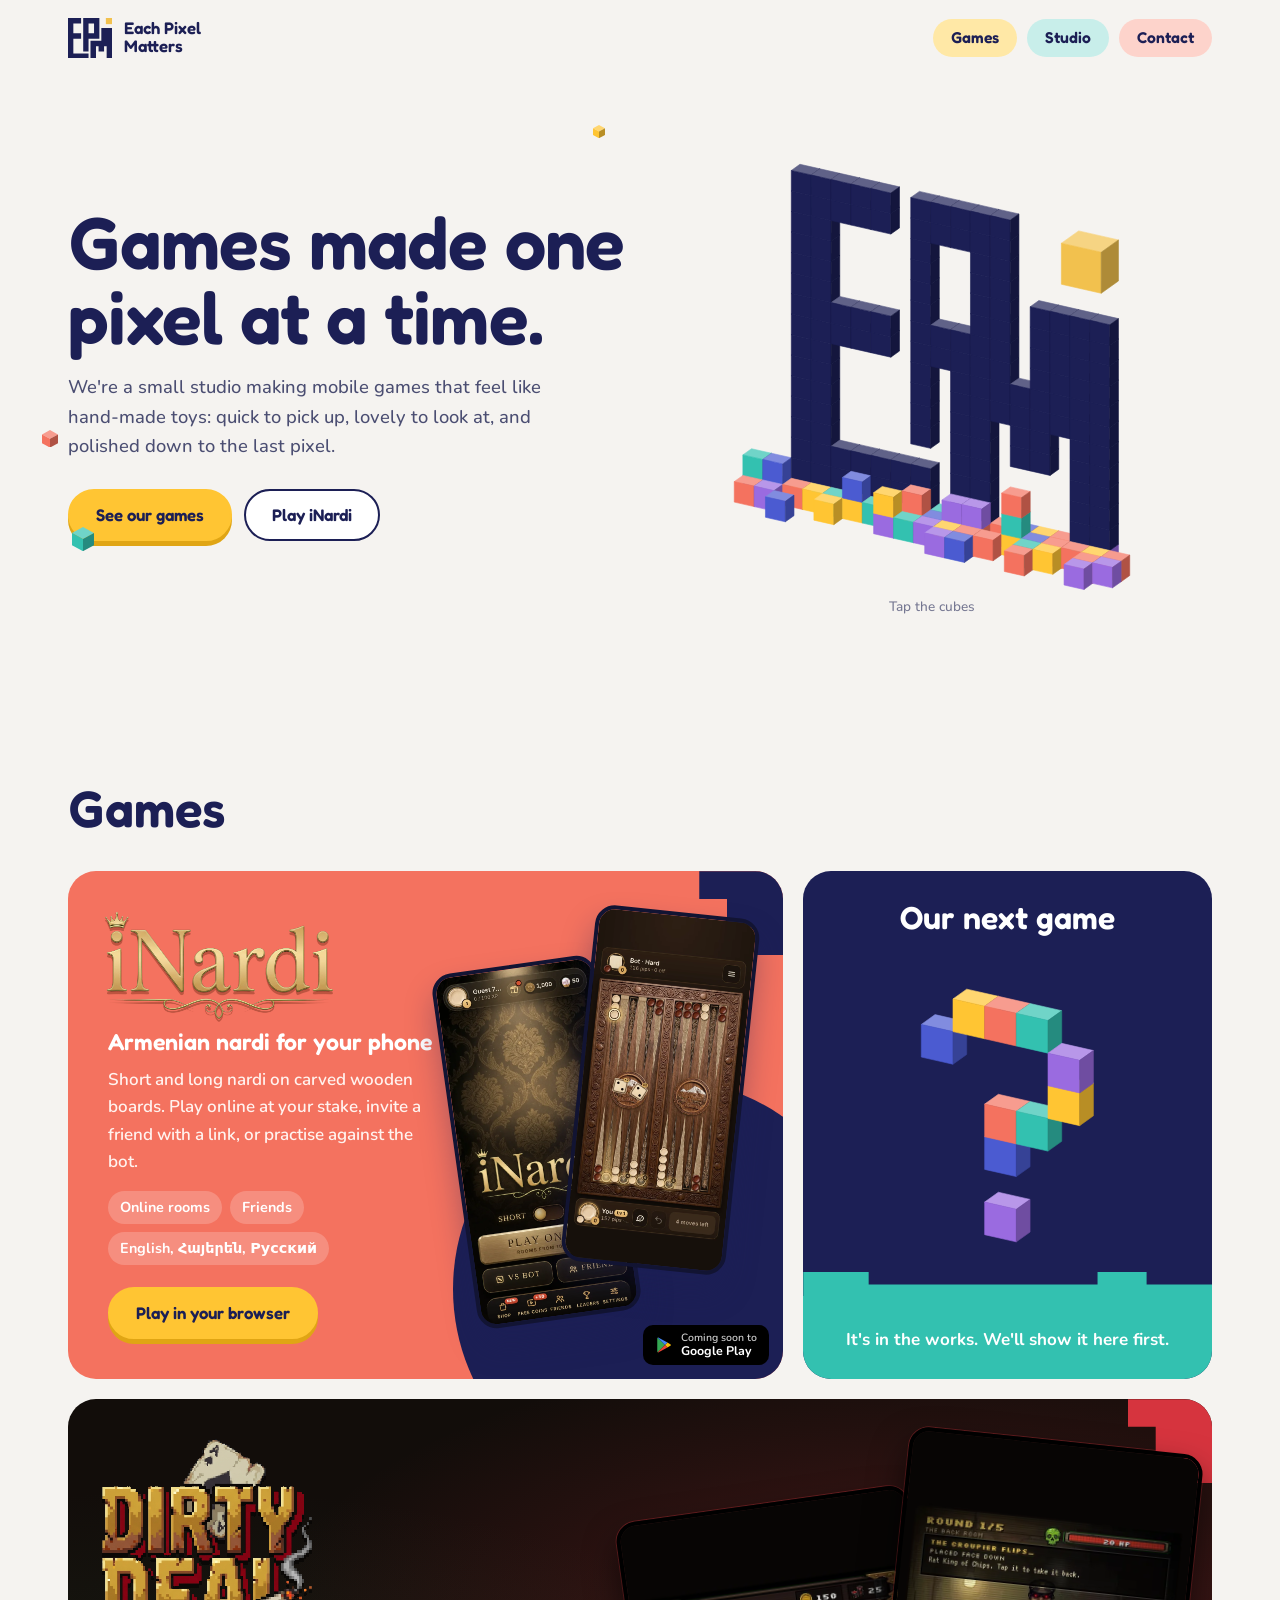
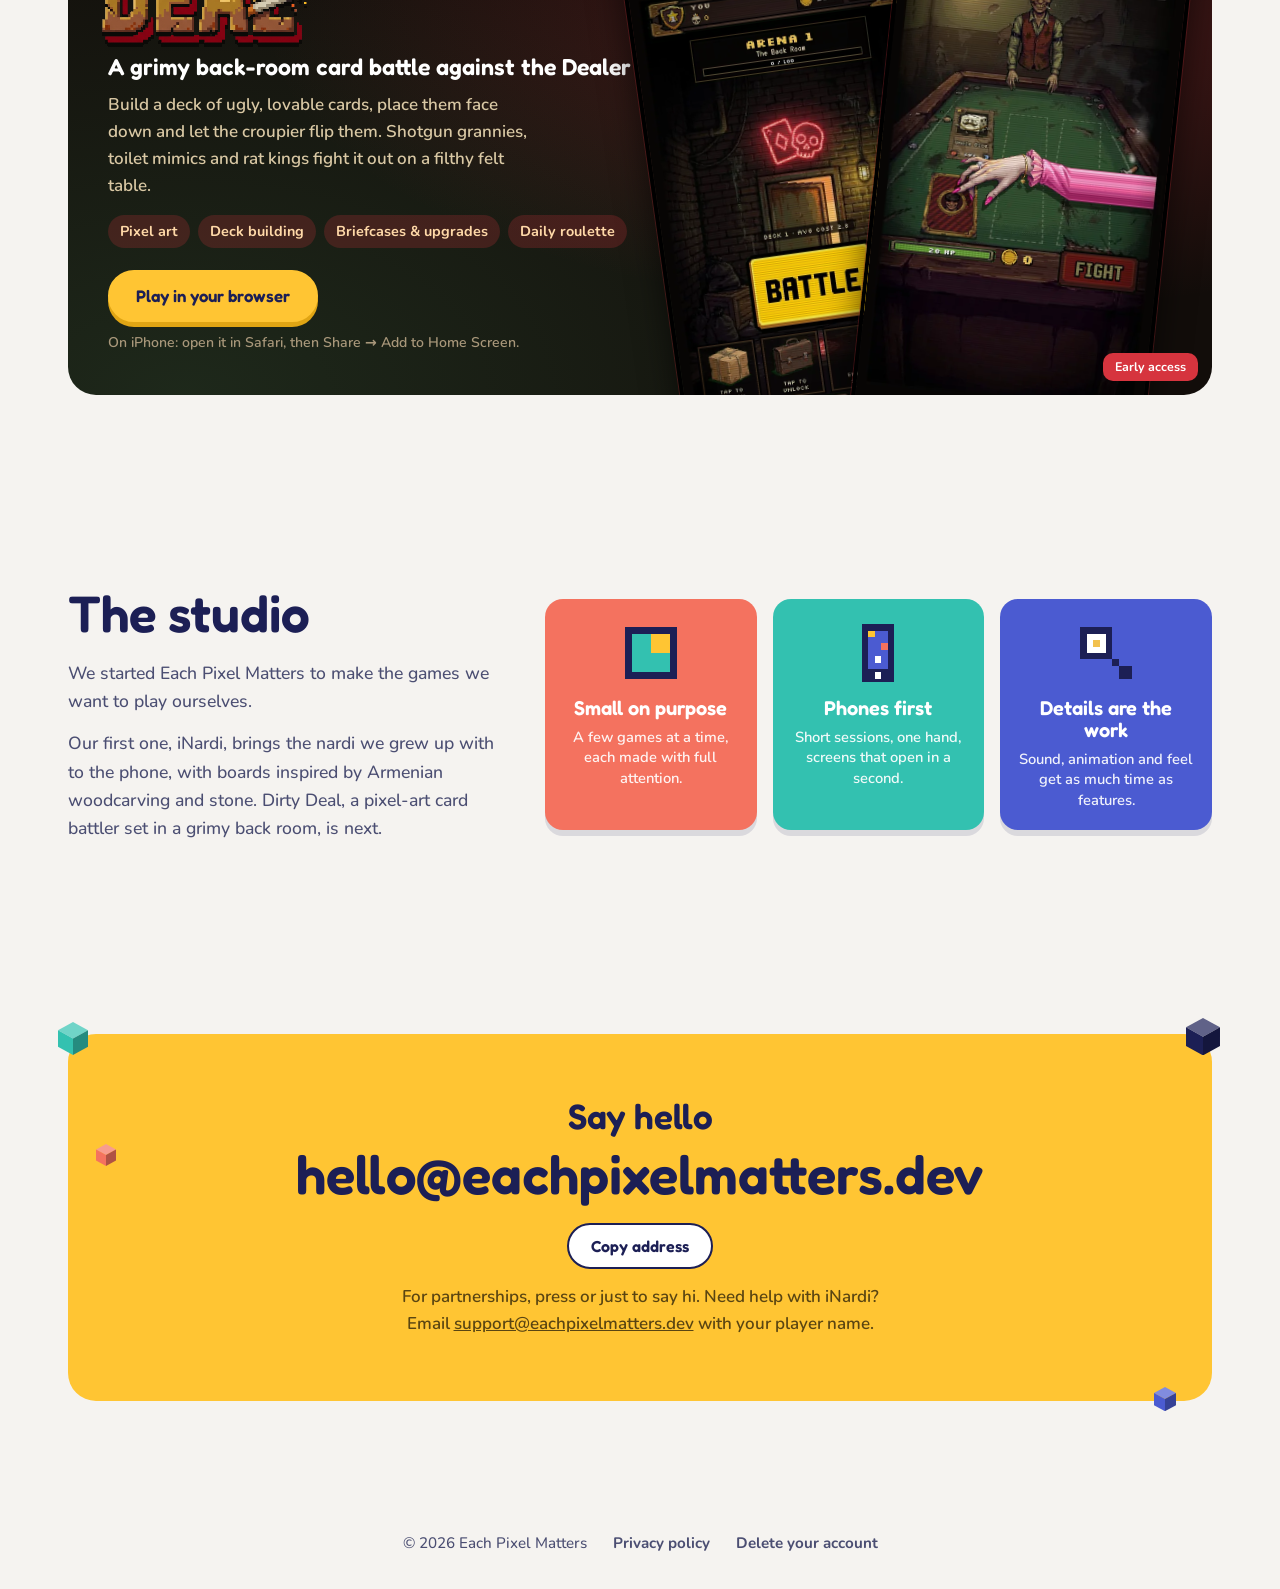
<file: index.html>
<!doctype html>
<html lang="en">
<head>
<meta charset="utf-8">
<meta name="viewport" content="width=device-width, initial-scale=1, viewport-fit=cover">
<meta name="theme-color" content="#f5f3f0">
<meta property="og:title" content="Each Pixel Matters">
<meta property="og:description" content="A small independent game studio. Our first game is iNardi, Armenian nardi for your phone.">
<title>Each Pixel Matters</title>
<meta name="claude:viewport-fit-sides" content="cover">
<meta name="description" content="Each Pixel Matters is a small independent game studio making mobile games that feel like hand-made toys. Our first game is iNardi, Armenian nardi for your phone.">
<link rel="icon" type="image/svg+xml" href="img/epm-mark-navy.svg">
<link rel="preload" href="fonts/fredoka-latin-wght-normal.woff2" as="font" type="font/woff2" crossorigin>
<link rel="stylesheet" href="fonts/fonts.css">
<style>
/* Layout: a light toy-box page. The hero logo is built from 3D cubes; games, studio and contact sit in bold colour blocks with a few stray cubes around them. */
:root {
  --paper: #f5f3f0;    /* page */
  --navy: #1c1f55;     /* ink, the logo */
  --ink-2: #4b4e72;    /* secondary text */
  --yellow: #ffc533;
  --coral: #f4725f;
  --teal: #33c1b0;
  --blue: #4b5bd1;
  --purple: #9a6be0;
  --gold: #f2c14e;     /* the one gold pixel */
  --display: "Fredoka", "Nunito", ui-rounded, "Segoe UI", system-ui, sans-serif;
  --body: "Nunito", "Segoe UI", system-ui, sans-serif;
  --r-big: 28px; --r: 18px;
  color-scheme: light;
}
* { box-sizing: border-box; }
html { scroll-behavior: smooth; }
@media (prefers-reduced-motion: reduce) { html { scroll-behavior: auto; } }
body { margin: 0; background: var(--paper); color: var(--navy); font: 500 1.0625rem/1.6 var(--body); -webkit-font-smoothing: antialiased; overflow-x: hidden; }
a { color: inherit; }
img { max-width: 100%; display: block; }
:focus-visible { outline: 3px solid var(--blue); outline-offset: 3px; border-radius: 8px; }
.wrap { position: relative; max-width: 74rem; margin: 0 auto; padding-left: max(20px, env(safe-area-inset-left, 0px)); padding-right: max(20px, env(safe-area-inset-right, 0px)); }
h1, h2, h3 { font-family: var(--display); font-weight: 600; margin: 0; text-wrap: balance; }
p { margin: 0; }

/* a stray isometric cube; colour comes from --c */
.cube { position: absolute; width: var(--s, 18px); height: auto; pointer-events: none; }
.cube { --ft: color-mix(in srgb, var(--c) 70%, white); --fl: var(--c); --fr: color-mix(in srgb, var(--c) 72%, black); }

/* header */
body::before { content: ""; position: fixed; inset: 0 0 auto; height: env(safe-area-inset-top, 0px); z-index: 10; background: var(--paper); }
.top { position: sticky; top: env(safe-area-inset-top, 0px); z-index: 6; background: color-mix(in srgb, var(--paper) 90%, transparent); backdrop-filter: blur(10px); -webkit-backdrop-filter: blur(10px); }
.top .wrap { display: flex; align-items: center; justify-content: space-between; gap: 16px; height: 76px; }
.brand { display: flex; align-items: center; gap: 12px; text-decoration: none; font: 600 1.05rem/1.05 var(--display); }
.brand svg { width: 44px; height: auto; flex: none; }
.nav { display: flex; gap: 10px; }
.nav a { text-decoration: none; font: 600 .98rem/1 var(--display); padding: 11px 18px; border-radius: 999px; transition: transform .15s; }
.nav a:hover { transform: translateY(-2px); }
.nav a:nth-child(1) { background: #ffe8a6; }
.nav a:nth-child(2) { background: #c8eeea; }
.nav a:nth-child(3) { background: #fdd3cb; }

/* hero */
.hero .wrap { display: grid; grid-template-columns: minmax(0, 1fr) minmax(0, 1fr); gap: 24px; align-items: center; padding-block: clamp(24px, 5vw, 56px) clamp(32px, 6vw, 72px); }
h1 { font-size: clamp(2.7rem, 6.4vw, 4.6rem); line-height: 1.02; letter-spacing: -.01em; }
.lede { margin-top: 1.1rem; max-width: 30rem; font-size: 1.15rem; color: var(--ink-2); }
.actions { display: flex; flex-wrap: wrap; gap: 12px; margin-top: 1.8rem; }
.btn { display: inline-flex; align-items: center; min-height: 52px; padding: 0 26px; border-radius: 999px; text-decoration: none; font: 600 1.05rem/1 var(--display); border: 2.5px solid var(--navy); transition: transform .15s, box-shadow .15s; }
.btn:hover { transform: translateY(-2px); }
.btn.yellow { background: var(--yellow); border-color: var(--yellow); box-shadow: 0 5px 0 #e0a514; }
.btn.yellow:hover { box-shadow: 0 7px 0 #e0a514; }
.btn.outline { background: #fff; }
.stage { position: relative; aspect-ratio: 1 / .86; max-width: 100%; }
#voxels { position: absolute; inset: 0; width: 100%; height: 100%; cursor: pointer; touch-action: manipulation; }
.stage .tip { position: absolute; left: 0; right: 0; bottom: -4px; text-align: center; font-size: .85rem; color: var(--ink-2); opacity: .75; }

/* sections */
section.block { padding-block: clamp(48px, 8vw, 96px); }
h2 { font-size: clamp(2.1rem, 4.6vw, 3.2rem); line-height: 1.05; margin-bottom: clamp(22px, 4vw, 36px); }

/* games */
.games { display: grid; grid-template-columns: minmax(0, 1.75fr) minmax(0, 1fr); gap: 20px; }
.card { position: relative; border-radius: var(--r-big); overflow: hidden; }
.inardi { background: var(--coral); color: #fff; padding: clamp(24px, 4vw, 40px); display: grid; grid-template-columns: minmax(0, 1fr) minmax(0, .9fr); gap: 12px; min-height: 420px; }
.inardi::before { content: ""; position: absolute; right: -90px; bottom: -120px; width: 420px; height: 420px; border-radius: 50%; background: var(--navy); }
.inardi::after { content: ""; position: absolute; top: 0; right: 0; width: 84px; height: 84px; background: var(--navy);
  clip-path: polygon(0 0, 100% 0, 100% 100%, 66% 100%, 66% 66%, 33% 66%, 33% 33%, 0 33%); }
.inardi .txt { position: relative; z-index: 1; display: flex; flex-direction: column; min-width: 0; }
.inardi .logo { width: min(230px, 80%); height: auto; filter: drop-shadow(0 3px 0 rgba(90,30,10,.35)); margin-left: -4px; }
.inardi h3 { font-size: 1.45rem; line-height: 1.2; margin-top: 8px; }
.inardi .desc { margin-top: 10px; max-width: 26rem; color: #fff3ef; font-weight: 600; }
.chips { display: flex; flex-wrap: wrap; gap: 8px; margin-top: 16px; }
.chips span { background: rgba(255,255,255,.2); border-radius: 999px; padding: 5px 12px; font-size: .9rem; font-weight: 700; }
.inardi .actions { margin-top: auto; padding-top: 22px; }
.inardi .btn.yellow { color: var(--navy); }
.phones { position: relative; z-index: 1; min-height: 340px; }
.phones img { position: absolute; width: 56%; height: auto; aspect-ratio: 585 / 1266; object-fit: cover; border-radius: 20px; border: 4px solid #121433; box-shadow: 0 18px 30px rgba(28,31,85,.35); }
.phones .a { left: 2%; top: 12%; transform: rotate(-8deg); }
.phones .b { right: 0; top: 0; transform: rotate(6deg); }
.soon { position: absolute; z-index: 2; right: 14px; bottom: 14px; display: flex; align-items: center; gap: 8px; background: #000; color: #fff; border-radius: 10px; padding: 7px 12px; font: 700 .78rem/1.15 var(--body); }
.soon svg { width: 18px; height: 18px; }
.soon small { display: block; font-weight: 600; font-size: .66rem; opacity: .8; }

.next { background: var(--navy); color: #fff; display: flex; flex-direction: column; min-height: 420px; }
.next h3 { font-size: 2rem; line-height: 1.05; text-align: center; padding: 30px 24px 0; }
.next canvas { flex: 1; width: 100%; min-height: 200px; }
.next .base { position: relative; background: var(--teal); padding: 30px 20px 26px; text-align: center; font-weight: 700; }
.next .base::before { content: ""; position: absolute; left: 0; right: 0; top: -24px; height: 25px; background: var(--teal);
  clip-path: polygon(0 100%, 0 0, 16% 0, 16% 50%, 72% 50%, 72% 0, 84% 0, 84% 50%, 100% 50%, 100% 100%); }

.dd { grid-column: 1 / -1; background: #120d0a; color: #f3e6c4; padding: clamp(24px, 4vw, 40px); display: grid; grid-template-columns: minmax(0, 1fr) minmax(0, 1fr); gap: 12px; min-height: 440px;
  background-image: radial-gradient(ellipse at 78% 38%, rgba(214,52,62,.28), transparent 55%), radial-gradient(ellipse at 10% 100%, rgba(52,92,58,.35), transparent 60%); }
.dd::after { content: ""; position: absolute; top: 0; right: 0; width: 84px; height: 84px; background: #d6343e;
  clip-path: polygon(0 0, 100% 0, 100% 100%, 66% 100%, 66% 66%, 33% 66%, 33% 33%, 0 33%); }
.dd .txt { position: relative; z-index: 1; display: flex; flex-direction: column; min-width: 0; }
.dd .logo { width: min(210px, 62%); height: auto; image-rendering: pixelated; margin-left: -6px; filter: drop-shadow(0 4px 0 rgba(0,0,0,.5)); }
.dd h3 { font-size: 1.45rem; line-height: 1.2; margin-top: 10px; color: #fff; }
.dd .desc { margin-top: 10px; max-width: 27rem; color: #d9c8a4; font-weight: 600; }
.dd .chips span { background: rgba(214,52,62,.22); color: #ffd9a8; }
.dd .actions { margin-top: auto; padding-top: 22px; }
.dd .btn.yellow { color: var(--navy); }
.dd .hint { margin-top: 10px; font-size: .88rem; color: #a8977a; font-weight: 600; }
.dd .phones img { border-color: #000; box-shadow: 0 18px 34px rgba(0,0,0,.6), 0 0 0 1px rgba(214,52,62,.35); }
.dd .tag { position: absolute; z-index: 2; right: 14px; bottom: 14px; background: #d6343e; color: #fff; border-radius: 10px; padding: 7px 12px; font: 700 .78rem/1.15 var(--body); }

/* studio */
.studio { display: grid; grid-template-columns: minmax(0, .9fr) minmax(0, 1.4fr); gap: clamp(24px, 4vw, 48px); align-items: center; }
.studio .about p { color: var(--ink-2); max-width: 30rem; font-size: 1.1rem; }
.studio .about p + p { margin-top: .9rem; }
.studio h2 { margin-bottom: 18px; }
.tiles { display: grid; grid-template-columns: repeat(3, minmax(0, 1fr)); gap: 16px; }
.tile { border-radius: var(--r); padding: 22px 16px 20px; color: #fff; text-align: center; display: flex; flex-direction: column; align-items: center; gap: 12px; box-shadow: 0 6px 0 rgba(28,31,85,.12); }
.tile svg { width: 64px; height: 64px; image-rendering: pixelated; }
.tile b { font: 600 1.25rem/1.1 var(--display); }
.tile span { font-size: .92rem; font-weight: 600; opacity: .92; line-height: 1.4; }
.tile:nth-child(1) { background: var(--coral); }
.tile:nth-child(2) { background: var(--teal); }
.tile:nth-child(3) { background: var(--blue); }

/* contact */
.hello { position: relative; background: var(--yellow); border-radius: var(--r-big); padding: clamp(36px, 6vw, 64px) 24px; text-align: center; }
.hello h2 { font-size: clamp(1.6rem, 3vw, 2.2rem); margin-bottom: 10px; }
.hello .mail { display: inline-block; font: 600 clamp(1.45rem, 5vw, 3.4rem)/1.1 var(--display); text-decoration: none; overflow-wrap: anywhere; }
.hello .mail:hover { text-decoration: underline; text-decoration-thickness: 3px; text-underline-offset: 6px; }
.hello p { margin: 14px auto 0; max-width: 32rem; color: #5a4512; font-weight: 600; }
.copy-btn { margin-top: 18px; font: 600 1rem/1 var(--display); color: var(--navy); background: #fff; border: 2.5px solid var(--navy); border-radius: 999px; min-height: 46px; padding: 0 22px; cursor: pointer; }

footer { padding-block: 34px calc(34px + env(safe-area-inset-bottom, 0px)); font-size: .95rem; color: var(--ink-2); }
footer .wrap { display: flex; flex-wrap: wrap; justify-content: center; gap: 8px 26px; }
footer a { text-decoration: none; font-weight: 700; }
footer a:hover { color: var(--navy); text-decoration: underline; }

@media (max-width: 900px) {
  .hero .cube, .cube.wide-only { display: none; }
  .hero .wrap { grid-template-columns: 1fr; }
  .stage { order: -1; width: min(100%, 520px); margin: 0 auto; }
  .games, .studio { grid-template-columns: 1fr; }
  .inardi, .dd { grid-template-columns: 1fr; }
  .phones { min-height: 0; height: min(92vw, 420px); max-width: 420px; }
  .next { min-height: 360px; }
}
@media (max-width: 560px) {
  .nav a { padding: 10px 13px; font-size: .9rem; }
  .nav a:nth-child(2) { display: none; }
  .brand span { display: none; }
  .tiles { grid-template-columns: 1fr; }
  .tile { flex-direction: row; text-align: left; align-items: center; }
  .tile svg { width: 52px; height: 52px; flex: none; }
  .tile div { display: flex; flex-direction: column; gap: 4px; }
}
@media (min-width: 561px) { .tile div { display: flex; flex-direction: column; gap: 8px; } }
</style>
</head>
<body>
<svg width="0" height="0" style="position:absolute" aria-hidden="true">
  <symbol id="cb" viewBox="0 0 20 22"><polygon style="fill:var(--ft)" points="10,0 20,5.5 10,11 0,5.5"/><polygon style="fill:var(--fl)" points="0,5.5 10,11 10,22 0,16.5"/><polygon style="fill:var(--fr)" points="10,11 20,5.5 20,16.5 10,22"/></symbol>
</svg>

<header class="top">
  <div class="wrap">
    <a class="brand" href="#top" aria-label="Each Pixel Matters, home">
      <svg viewBox="0 0 272 253" aria-hidden="true"><path fill="#1c1f55" d="M0 0H33V253H0ZM0 0H81V34H0ZM0 94H81V128H0ZM0 220H127V253H0ZM94 0H127V207H94ZM94 0H194V34H94ZM161 0H194V128H161ZM94 94H194V128H94ZM206 62H272V174H206ZM139 140H272V174H139ZM139 140H173V253H139ZM189 140H223V207H189ZM239 140H272V253H239Z"/><path fill="#f2c14e" d="M234 0H272V38H234Z"/></svg>
      <span>Each Pixel<br>Matters</span>
    </a>
    <nav class="nav" aria-label="Sections">
      <a href="#games">Games</a>
      <a href="#studio">Studio</a>
      <a href="#contact">Contact</a>
    </nav>
  </div>
</header>

<main id="top">
  <section class="hero">
    <div class="wrap">
      <svg class="cube" style="--c:var(--coral);--s:16px;left:-6px;top:58%" viewBox="0 0 20 22"><use href="#cb"/></svg>
      <svg class="cube" style="--c:var(--teal);--s:22px;left:2%;top:74%" viewBox="0 0 20 22"><use href="#cb"/></svg>
      <svg class="cube" style="--c:var(--yellow);--s:12px;left:46%;top:8%" viewBox="0 0 20 22"><use href="#cb"/></svg>
      <div class="copy">
        <h1>Games made one pixel at a time.</h1>
        <p class="lede">We're a small studio making mobile games that feel like hand-made toys: quick to pick up, lovely to look at, and polished down to the last pixel.</p>
        <div class="actions">
          <a class="btn yellow" href="#games">See our games</a>
          <a class="btn outline" href="https://eachpixelmatters.dev/inardi/" target="_blank" rel="noopener">Play iNardi</a>
        </div>
      </div>
      <div class="stage">
        <canvas id="voxels" role="img" aria-label="The Each Pixel Matters logo built from 3D cubes, with one gold cube on top"></canvas>
        <p class="tip">Tap the cubes</p>
      </div>
    </div>
  </section>

  <section class="block" id="games" aria-labelledby="games-h">
    <div class="wrap">
      <h2 id="games-h">Games</h2>
      <div class="games">
        <article class="card inardi" aria-labelledby="inardi-h">
          <div class="txt">
            <img class="logo" src="img/inardi-logo.webp" alt="iNardi" width="900" height="427">
            <h3 id="inardi-h">Armenian nardi for your phone</h3>
            <p class="desc">Short and long nardi on carved wooden boards. Play online at your stake, invite a friend with a link, or practise against the bot.</p>
            <div class="chips"><span>Online rooms</span><span>Friends</span><span>English, Հայերեն, Русский</span></div>
            <div class="actions"><a class="btn yellow" href="https://eachpixelmatters.dev/inardi/" target="_blank" rel="noopener">Play in your browser</a></div>
          </div>
          <div class="phones">
            <img class="a" src="img/inardi-menu.webp" alt="iNardi main menu" loading="lazy" width="585" height="1266">
            <img class="b" src="img/inardi-game.webp" alt="A game on the carved walnut board" loading="lazy" width="585" height="1266">
          </div>
          <div class="soon"><svg viewBox="0 0 24 24" aria-hidden="true"><path fill="#34a853" d="M3.6 2.2 13.3 12l-9.7 9.8c-.4-.2-.6-.6-.6-1.1V3.3c0-.5.2-.9.6-1.1z"/><path fill="#fbbc04" d="m16.6 15.3-3.3-3.3 3.3-3.3 3.8 2.2c1 .6 1 1.6 0 2.2z"/><path fill="#ea4335" d="M13.3 12 3.6 21.8c.3.2.8.2 1.3-.1l11.7-6.4z"/><path fill="#4285f4" d="M13.3 12 16.6 8.7 4.9 2.3c-.5-.3-1-.3-1.3-.1z"/></svg><span><small>Coming soon to</small>Google Play</span></div>
        </article>
        <article class="card next" aria-labelledby="next-h">
          <h3 id="next-h">Our next game</h3>
          <canvas id="qmark" aria-hidden="true"></canvas>
          <p class="base">It's in the works. We'll show it here first.</p>
        </article>
        <article class="card dd" aria-labelledby="dd-h">
          <div class="txt">
            <img class="logo" src="img/dirtydeal-logo.png" alt="Dirty Deal" width="600" height="582">
            <h3 id="dd-h">A grimy back-room card battle against the Dealer</h3>
            <p class="desc">Build a deck of ugly, lovable cards, place them face down and let the croupier flip them. Shotgun grannies, toilet mimics and rat kings fight it out on a filthy felt table.</p>
            <div class="chips"><span>Pixel art</span><span>Deck building</span><span>Briefcases &amp; upgrades</span><span>Daily roulette</span></div>
            <div class="actions"><a class="btn yellow" href="https://eachpixelmatters.dev/dirtydeal/" target="_blank" rel="noopener">Play in your browser</a></div>
            <p class="hint">On iPhone: open it in Safari, then Share → Add to Home Screen.</p>
          </div>
          <div class="phones">
            <img class="a" src="img/dirtydeal-menu.webp" alt="Dirty Deal main menu: the alley door under a neon skull sign" loading="lazy" width="585" height="1266">
            <img class="b" src="img/dirtydeal-game.webp" alt="The croupier flipping cards on the Dealer's table" loading="lazy" width="585" height="1266">
          </div>
          <div class="tag">Early access</div>
        </article>
      </div>
    </div>
  </section>

  <section class="block" id="studio" aria-labelledby="studio-h">
    <div class="wrap studio">
      <div class="about">
        <h2 id="studio-h">The studio</h2>
        <p>We started Each Pixel Matters to make the games we want to play ourselves.</p>
        <p>Our first one, iNardi, brings the nardi we grew up with to the phone, with boards inspired by Armenian woodcarving and stone. Dirty Deal, a pixel-art card battler set in a grimy back room, is next.</p>
      </div>
      <div class="tiles">
        <div class="tile">
          <svg viewBox="0 0 10 10" aria-hidden="true" shape-rendering="crispEdges"><rect x="1" y="1" width="8" height="8" fill="#1c1f55"/><rect x="2" y="2" width="6" height="6" fill="#33c1b0"/><rect x="5" y="2" width="3" height="3" fill="#ffc533"/></svg>
          <div><b>Small on purpose</b><span>A few games at a time, each made with full attention.</span></div>
        </div>
        <div class="tile">
          <svg viewBox="0 0 10 10" aria-hidden="true" shape-rendering="crispEdges"><rect x="2.5" y="0.5" width="5" height="9" fill="#1c1f55"/><rect x="3.5" y="1.5" width="3" height="6" fill="#4b5bd1"/><rect x="3.5" y="1.5" width="1" height="1" fill="#ffc533"/><rect x="5.5" y="3.5" width="1" height="1" fill="#f4725f"/><rect x="4.5" y="5.5" width="1" height="1" fill="#fff"/><rect x="4.5" y="8" width="1" height="1" fill="#fff"/></svg>
          <div><b>Phones first</b><span>Short sessions, one hand, screens that open in a second.</span></div>
        </div>
        <div class="tile">
          <svg viewBox="0 0 10 10" aria-hidden="true" shape-rendering="crispEdges"><rect x="1" y="1" width="5" height="5" fill="#1c1f55"/><rect x="2" y="2" width="3" height="3" fill="#fff"/><rect x="3" y="3" width="1" height="1" fill="#f2c14e"/><rect x="6" y="6" width="1" height="1" fill="#1c1f55"/><rect x="7" y="7" width="2" height="2" fill="#1c1f55"/></svg>
          <div><b>Details are the work</b><span>Sound, animation and feel get as much time as features.</span></div>
        </div>
      </div>
    </div>
  </section>

  <section class="block" id="contact" aria-labelledby="contact-h">
    <div class="wrap">
      <div class="hello">
        <svg class="cube" style="--c:var(--teal);--s:30px;left:-10px;top:-12px" viewBox="0 0 20 22"><use href="#cb"/></svg>
        <svg class="cube wide-only" style="--c:var(--coral);--s:20px;left:28px;top:30%" viewBox="0 0 20 22"><use href="#cb"/></svg>
        <svg class="cube" style="--c:var(--navy);--s:34px;right:-8px;top:-16px" viewBox="0 0 20 22"><use href="#cb"/></svg>
        <svg class="cube" style="--c:var(--blue);--s:22px;right:36px;bottom:-10px" viewBox="0 0 20 22"><use href="#cb"/></svg>
        <h2 id="contact-h">Say hello</h2>
        <a class="mail" id="mailLink" href="mailto:hello@eachpixelmatters.dev">hello@eachpixelmatters.dev</a>
        <div><button class="copy-btn" type="button" id="copyMail">Copy address</button></div>
        <p>For partnerships, press or just to say hi. Need help with iNardi? Email <a href="mailto:support@eachpixelmatters.dev">support@eachpixelmatters.dev</a> with your player name.</p>
      </div>
    </div>
  </section>
</main>

<footer>
  <div class="wrap">
    <span>© 2026 Each Pixel Matters</span>
    <a href="privacy.html">Privacy policy</a>
    <a href="delete-account.html">Delete your account</a>
  </div>
</footer>

<script>
(() => {
  const reduce = matchMedia('(prefers-reduced-motion: reduce)').matches;
  const hex = h => [1, 3, 5].map(i => parseInt(h.slice(i, i + 2), 16));
  const mix = (c, w, k) => `rgb(${c.map((v, i) => Math.round(v + (w[i] - v) * k)).join(',')})`;
  const shades = h => { const c = hex(h); return { t: mix(c, [255, 255, 255], .3), l: h, r: mix(c, [0, 0, 0], .28) }; };

  // ---- a tiny isometric voxel renderer: cubes are {x, y, z, col}; x runs right-down, y left-down, z up
  function scene(cv, cubes, opts = {}) {
    const ctx = cv.getContext('2d'), S = { cubes, w: 0, h: 0, s: 1, ox: 0, oy: 0 };
    cubes.forEach(c => { c.sh = shades(c.col); c.hop = 0; });
    const PR = opts.proj || [.97, .22, .42, .3];   // x axis (right, slightly down), y axis (towards the viewer: left and down)
    const raw = (x, y, z) => [x * PR[0] - y * PR[2], x * PR[1] + y * PR[3] - z];
    const P = (x, y, z) => { const [a, b] = raw(x, y, z); return [S.ox + a * S.s, S.oy + b * S.s]; };
    function fit() {
      const dpr = Math.min(2, devicePixelRatio || 1), r = cv.getBoundingClientRect();
      S.w = r.width; S.h = r.height; cv.width = Math.round(r.width * dpr); cv.height = Math.round(r.height * dpr); ctx.setTransform(dpr, 0, 0, dpr, 0, 0);
      let x0 = 1e9, x1 = -1e9, y0 = 1e9, y1 = -1e9;
      for (const c of cubes) for (const [dx, dy, dz] of [[0,0,1],[1,0,0],[0,1,0],[1,1,0],[1,0,1],[0,1,1],[0,0,0]]) {
        const g = c.size || 1, [px, py] = raw(c.x + dx * g, c.y + dy * g, c.z + dz * g);
        x0 = Math.min(x0, px); x1 = Math.max(x1, px); y0 = Math.min(y0, py - (opts.headroom || 0)); y1 = Math.max(y1, py);
      }
      S.s = Math.min(S.w * (opts.fill || .92) / (x1 - x0), S.h * (opts.fill || .92) / (y1 - y0));
      S.ox = S.w / 2 - (x0 + x1) / 2 * S.s; S.oy = S.h / 2 - (y0 + y1) / 2 * S.s;
    }
    const order = () => cubes.slice().sort((a, b) => (a.x + a.y) - (b.x + b.y) || a.z - b.z || a.x - b.x);
    function poly(pts, fill) { ctx.beginPath(); pts.forEach((p, i) => i ? ctx.lineTo(p[0], p[1]) : ctx.moveTo(p[0], p[1])); ctx.closePath(); ctx.fillStyle = fill; ctx.fill(); ctx.strokeStyle = fill; ctx.lineWidth = .6; ctx.stroke(); }
    function draw(t) {
      ctx.clearRect(0, 0, S.w, S.h);
      for (const c of order()) {
        const z = c.z + (c.dz || 0) + Math.sin(Math.min(1, c.hop) * Math.PI) * .7 * (c.hop > 0 ? 1 : 0);
        if (c.a === 0) continue;
        const { x, y } = c, g = c.size || 1;
        ctx.globalAlpha = c.a ?? 1;
        poly([P(x, y, z + g), P(x + g, y, z + g), P(x + g, y + g, z + g), P(x, y + g, z + g)], c.sh.t);
        poly([P(x, y + g, z), P(x + g, y + g, z), P(x + g, y + g, z + g), P(x, y + g, z + g)], c.sh.l);
        poly([P(x + g, y, z), P(x + g, y + g, z), P(x + g, y + g, z + g), P(x + g, y, z + g)], c.sh.r);
        ctx.globalAlpha = 1;
      }
    }
    // which cube is under a point: test the cube outlines front to back
    function pick(px, py) {
      const inside = (pts) => { let c = false; for (let i = 0, j = pts.length - 1; i < pts.length; j = i++) { const [xi, yi] = pts[i], [xj, yj] = pts[j]; if ((yi > py) !== (yj > py) && px < (xj - xi) * (py - yi) / (yj - yi) + xi) c = !c; } return c; };
      for (const c of order().reverse()) {
        const { x, y, z } = c, g = c.size || 1;
        if (inside([P(x, y, z + g), P(x + g, y, z + g), P(x + g, y, z), P(x + g, y + g, z), P(x, y + g, z), P(x, y + g, z + g)])) return c;
      }
      return null;
    }
    new ResizeObserver(() => { fit(); draw(); }).observe(cv);
    fit();
    return { draw, pick, S };
  }

  // ---- hero: the EPM mark as cubes (8 × 7 grid from the logo), a heap of colour in front, the gold cube on top
  const RECTS = [[0,0,33,253],[0,0,81,34],[0,94,81,128],[0,220,127,253],[94,0,127,207],[94,0,194,34],[161,0,194,128],[94,94,194,128],[206,62,272,174],[139,140,272,174],[139,140,173,253],[189,140,223,207],[239,140,272,253]];
  const NAVY = '#1c1f55', CANDY = ['#ffc533', '#f4725f', '#33c1b0', '#4b5bd1', '#9a6be0'], U = 17, COLS = 16, ROWS = 15;
  const cubes = [];
  // the letters: the logo's shapes sampled onto a 16 × 15 grid, standing on a row of colour
  for (let r = 0; r < ROWS; r++) for (let x = 0; x < COLS; x++) {
    const px = x * U + U / 2, py = r * U + U / 2;
    if (RECTS.some(q => px >= q[0] && px < q[2] && py >= q[1] && py < q[3])) cubes.push({ x, y: 0, z: ROWS - r, col: NAVY });
  }
  // the gold pixel: one big cube in the logo's corner
  const gold = { x: 14, y: 0, z: ROWS - 1, size: 2, col: '#f2c14e', gold: true };
  // a heap of colour at the foot of the letters
  let seed = 11; const rnd = () => (seed = (seed * 16807) % 2147483647) / 2147483647;
  for (let x = 0; x < COLS; x++) cubes.push({ x, y: 0, z: 0, col: CANDY[Math.floor(rnd() * CANDY.length)] });
  for (let x = -2; x <= COLS; x++) for (let y = 1; y <= 3; y++) {
    const h = y === 1 ? (rnd() < .85 ? 1 + (rnd() < .4 ? 1 : 0) + (rnd() < .12 ? 1 : 0) : 0) : y === 2 ? (rnd() < .6 ? 1 + (rnd() < .2 ? 1 : 0) : 0) : (rnd() < .25 ? 1 : 0);
    for (let z = 0; z < h; z++) cubes.push({ x, y, z, col: CANDY[Math.floor(rnd() * CANDY.length)] });
  }
  cubes.push(gold);
  const cv = document.getElementById('voxels'), hero = scene(cv, cubes, { fill: .9, headroom: .4 });
  // load: cubes drop in, gold last
  const t0 = performance.now(), letterOrder = cubes.map(c => ({ c, d: c.gold ? 1.45 : c.col === NAVY ? .2 + c.x * .045 + c.z * .012 + rnd() * .08 : rnd() * .3 }));
  function frame(now) {
    const t = (now - t0) / 1000; let busy = false;
    for (const { c, d } of letterOrder) {
      const p = reduce ? 1 : Math.max(0, Math.min(1, (t - d) / (c.gold ? .7 : .45)));
      const e = c.gold ? 1 - Math.pow(1 - p, 3) * Math.cos(p * Math.PI * 2.2) * (1 - p) : 1 - Math.pow(1 - p, 3);
      c.dz = (1 - e) * (c.gold ? 9 : 5); c.a = p > 0 ? Math.min(1, p * 3) : 0;
      if (c.hop > 0) { c.hop += .045; if (c.hop >= 1) c.hop = 0; }
      if (p < 1 || c.hop > 0) busy = true;
    }
    hero.draw();
    if (busy) requestAnimationFrame(frame);
  }
  requestAnimationFrame(frame);
  cv.addEventListener('pointerdown', e => {
    const r = cv.getBoundingClientRect(), c = hero.pick(e.clientX - r.left, e.clientY - r.top);
    if (c && !c.hop) { c.hop = .001; requestAnimationFrame(frame); }
  });

  // ---- next game: a question mark of cubes
  const Q = ['.###.', '#...#', '....#', '..##.', '..#..', '.....', '..#..'];
  const qc = []; let k = 0;
  Q.forEach((row, r) => [...row].forEach((ch, x) => { if (ch === '#') qc.push({ x, y: 0, z: 6 - r, col: CANDY[k++ % CANDY.length] }); }));
  const qs = scene(document.getElementById('qmark'), qc, { fill: .7 });
  qs.draw();

  // ---- copy the email address
  const btn = document.getElementById('copyMail'), mail = document.getElementById('mailLink');
  btn.addEventListener('click', () => {
    const done = () => { btn.textContent = 'Copied'; setTimeout(() => btn.textContent = 'Copy address', 1800); };
    const pick = () => { const s = getSelection(), r = document.createRange(); r.selectNodeContents(mail); s.removeAllRanges(); s.addRange(r); btn.textContent = 'Selected, press copy'; };
    try { navigator.clipboard.writeText(mail.textContent).then(done, pick); } catch { pick(); }
  });
})();
</script>
</body>
</html>
</file>
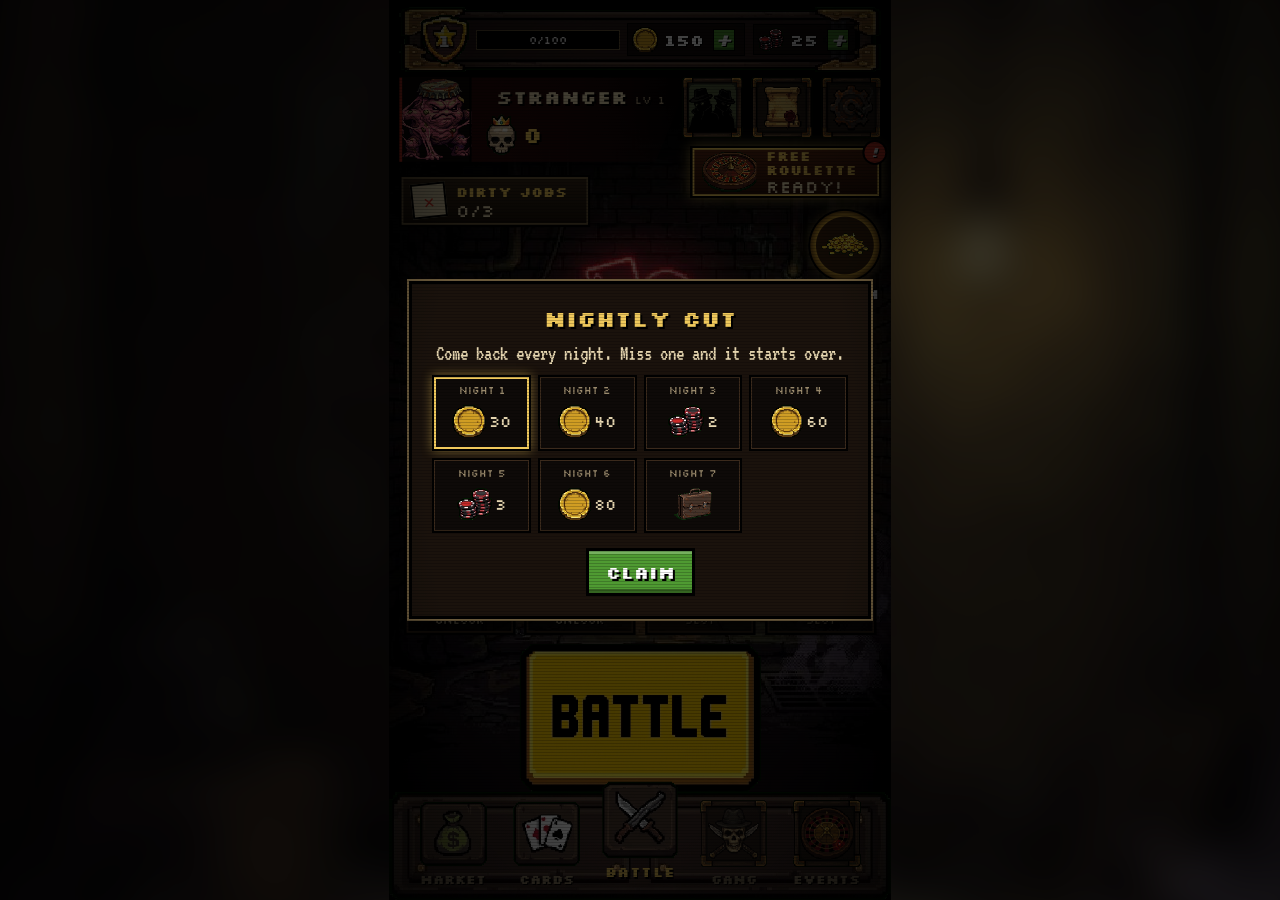
<file: dirtydeal/index.html>
<!doctype html>
<html lang="en">
<head>
<meta charset="utf-8">
<meta name="viewport" content="width=device-width,initial-scale=1,viewport-fit=cover,user-scalable=no">
<meta name="apple-mobile-web-app-capable" content="yes">
<meta name="mobile-web-app-capable" content="yes">
<meta name="apple-mobile-web-app-status-bar-style" content="black-translucent">
<meta name="apple-mobile-web-app-title" content="Dirty Deal">
<meta name="theme-color" content="#070605">
<meta name="format-detection" content="telephone=no">
<link rel="manifest" href="manifest.webmanifest">
<link rel="apple-touch-icon" href="icons/icon-180.png">
<link rel="icon" type="image/png" sizes="192x192" href="icons/icon-192.png">
<title>Dirty Deal</title>
<style>@font-face{font-family:'Silkscreen';font-weight:400;font-display:swap;src:url(fonts/silkscreen-latin-400-normal.woff2) format('woff2')}
@font-face{font-family:'Silkscreen';font-weight:700;font-display:swap;src:url(fonts/silkscreen-latin-700-normal.woff2) format('woff2')}
@font-face{font-family:'VT323';font-weight:400;font-display:swap;src:url(fonts/vt323-latin-400-normal.woff2) format('woff2')}
@font-face{font-family:'Pixelify Sans';font-weight:400;font-display:swap;unicode-range:U+0400-045F,U+0490-0491,U+04B0-04B1,U+2116;src:url(fonts/pixelify-sans-cyrillic-400-normal.woff2) format('woff2')}
@font-face{font-family:'Pixelify Sans';font-weight:700;font-display:swap;unicode-range:U+0400-045F,U+0490-0491,U+04B0-04B1,U+2116;src:url(fonts/pixelify-sans-cyrillic-700-normal.woff2) format('woff2')}
:root{padding-top:env(safe-area-inset-top,0px);padding-bottom:env(safe-area-inset-bottom,0px);height:100%}
body{margin:0;-webkit-text-size-adjust:100%;overscroll-behavior:none;position:fixed;inset:0;-webkit-touch-callout:none}
</style>
<style>
/* Layout: a fixed 9:16 game stage scaled to the screen; every element is placed in % over the painted arena. Single dark look by design. */
:root{
  --ink:#070605; --paper:#e6d6b0; --muted:#9a8a6c; --bulb:#f0c95c; --blood:#d23a2a; --atk:#ff7a5c; --hp:#9cc9ff; --psn:#a6d257; --gum:#f59ad3;
  --display:'Silkscreen','Pixelify Sans','Courier New',monospace; --body:'VT323','Pixelify Sans','Courier New',monospace;
  color-scheme:dark;
}
*{box-sizing:border-box}
[hidden]{display:none!important}
html,body{height:100%}
body{background:var(--ink);color:var(--paper);font-family:var(--body);overflow:hidden;user-select:none;-webkit-user-select:none;-webkit-tap-highlight-color:transparent}
img{image-rendering:pixelated;-webkit-user-drag:none;pointer-events:none}
body::before{content:"";position:fixed;inset:-60px;z-index:-1;background:var(--bgimg,none) center/cover no-repeat;filter:blur(22px) brightness(.3) saturate(.75);transition:background-image .4s}
#fade{position:absolute;inset:0;z-index:58;background:#000;pointer-events:none;opacity:0}
.wrap{height:100%;display:grid;place-items:center;padding:0 env(safe-area-inset-right,0px) 0 env(safe-area-inset-left,0px)}
.stage{position:relative;height:100%;max-height:calc(100vw*1376/768);aspect-ratio:768/1376;max-width:100%;container-type:size;overflow:hidden;
  background:#0d0b09;image-rendering:pixelated;--tilt:38deg;--r1w:18%;--r1t:35%;--r1a:20.8%;--r1b:41%;--r1c:61.2%;--r0w:21.5%;--r0t:47.5%;--r0a:13.9%;--r0b:39.25%;--r0c:64.6%}
#bg{position:absolute;z-index:0;left:0;width:100%;top:0;height:100%;background:url(assets/table.jpg) center/100% 100% no-repeat}
#bg::after{content:"";position:absolute;left:0;right:0;top:100%;height:12%;background:linear-gradient(#0d0b09,#0d0b09)}
.stage::after{content:"";position:absolute;inset:0;pointer-events:none;z-index:60;
  background:repeating-linear-gradient(0deg,rgba(0,0,0,.2) 0 1px,transparent 1px 3px),radial-gradient(ellipse at center,transparent 60%,rgba(0,0,0,.55) 100%)}
.abs{position:absolute}
button{font-family:var(--display);cursor:pointer;background:none;border:0;padding:0;color:inherit}
:focus-visible{outline:2px solid var(--bulb);outline-offset:2px}

/* top */
.bar{position:absolute;height:2.5cqh;background:url(assets/u_bar_e.png) center/100% 100% no-repeat}
.bar i{position:absolute;left:5.5%;top:26%;bottom:26%;background:var(--blood);transition:width .3s steps(5);
  background-image:repeating-linear-gradient(90deg,transparent 0 3px,rgba(0,0,0,.18) 3px 4px)}
.bar.me i{background-color:#6ea83c}
.bar b{position:absolute;inset:0;display:grid;place-items:center;font-family:var(--display);font-size:2.6cqw;color:#fff;text-shadow:1px 1px 0 #000}
#ehp{right:4%;top:2%;width:40%}
#eicon{right:45%;top:1.4%;width:6.5%}
#round{left:4%;top:1.4%;font-family:var(--display);font-weight:700;font-size:4cqw;color:var(--bulb);text-shadow:2px 2px 0 #000;text-align:left;line-height:1.1}
#round small{display:block;font-size:2.4cqw;color:var(--muted);font-weight:400;text-shadow:1px 1px 0 #000,0 0 4px #000,0 0 4px #000}
#dealerWrap{left:50%;top:12.6%;height:23.8%;translate:-50% 0;z-index:1}
#dealer{display:block;height:100%;transition:transform .2s steps(3)}
#dealer.bump{transform:translateY(-3%)}
#info{display:none!important;opacity:0;pointer-events:none;transition:opacity .25s;left:4%;top:5.6%;width:92%;height:8.6%;background:rgba(8,6,5,.78);border:2px solid #000;box-shadow:0 0 0 1px rgba(230,214,176,.25);
  padding:1.2cqw 2cqw;font-size:3.4cqw;line-height:1;overflow:hidden;z-index:2}
#logline{display:none;font-family:var(--display);font-size:2.5cqw;letter-spacing:.06em;color:var(--bulb);font-weight:700;margin-bottom:.8cqw;text-shadow:0 0 6px rgba(240,201,92,.45)}
#info strong{color:var(--paper);font-weight:400;font-family:var(--display);font-size:2.4cqw;letter-spacing:.04em;display:block}
#info em{font-style:normal;color:var(--muted)}

.snd{position:absolute;z-index:7;width:8.4cqw;height:8.4cqw;display:grid;place-items:center;background:rgba(8,6,5,.7);border:2px solid #000;box-shadow:0 0 0 1px rgba(240,201,92,.35)}
.snd svg{width:70%;height:70%}
.snd .x{display:none}.snd.off .x{display:inline}.snd.off .w{display:none}
#pauseB{left:38.6%;top:1.1%;width:7cqw;height:7cqw}
#pauseB .x{display:none!important}
#pauseScr{z-index:55;background:rgba(5,4,3,.82);display:grid;place-items:center;padding:0 8%}
#pauseScr .box{animation:popin .25s cubic-bezier(.2,1.4,.4,1)}
#pauseScr .pbtns{display:flex;flex-direction:column;gap:3cqw;align-items:stretch;margin-top:3cqw}
#pauseScr .b{justify-content:center;font-size:4cqw;padding:3cqw}
#amb{position:absolute;inset:0;pointer-events:none;overflow:hidden}
#amb>*{position:absolute;pointer-events:none}
.orb{width:0;height:0}.orb i{position:absolute;left:0;top:0;width:3px;height:2px;background:#0c0906;box-shadow:-2px -1px 0 0 rgba(200,210,220,.35),2px -1px 0 0 rgba(200,210,220,.35);animation:orbit var(--d) linear infinite;--r:16px}
@keyframes orbit{from{transform:rotate(0) translateX(var(--r)) translateY(0)}25%{transform:rotate(90deg) translateX(calc(var(--r)*.7)) translateY(3px)}50%{transform:rotate(180deg) translateX(var(--r)) translateY(-2px)}75%{transform:rotate(270deg) translateX(calc(var(--r)*1.2)) translateY(2px)}to{transform:rotate(360deg) translateX(var(--r)) translateY(0)}}
.spr{background-repeat:no-repeat;background-size:400% 100%;image-rendering:pixelated;animation:frames var(--fd,.36s) steps(4) infinite}
@keyframes frames{from{background-position:0 0}to{background-position:133.333% 0}}
.dropw{width:.7%;height:.9%;background:linear-gradient(rgba(200,220,210,.1),rgba(190,215,200,.8));border-radius:40%}
.rip{width:6%;height:1.4%;border:1px solid rgba(190,210,200,.55);border-radius:50%;translate:-50% -50%}
.splash{width:2.4%;height:.6%;border:1px solid rgba(200,215,235,.6);border-radius:50%;translate:-50% -50%}
.mote{width:2px;height:2px;background:rgba(255,230,170,.75);border-radius:50%}
.lamp{width:15%;height:31%;transform-origin:50% 0;animation:lampsw 3.8s ease-in-out infinite alternate;z-index:1}
.lamp img{width:100%;height:100%;object-fit:contain;object-position:50% 0;image-rendering:pixelated;display:block}
.lamp i{position:absolute;left:50%;top:80%;width:520%;aspect-ratio:1;translate:-50% -50%;background:radial-gradient(circle,rgba(255,220,140,.5),rgba(255,190,100,.14) 30%,transparent 62%);mix-blend-mode:screen;animation:bulb 5.3s infinite steps(1)}
@keyframes lampsw{from{rotate:-7deg}to{rotate:6deg}}
.tube{width:42%;height:7%;translate:-50% -50%;background:radial-gradient(ellipse,rgba(220,255,235,.6),rgba(180,240,210,.2) 40%,transparent 70%);mix-blend-mode:screen;animation:tube 4.3s infinite steps(1)}
@keyframes tube{0%{opacity:1}12%{opacity:.4}13%{opacity:1}41%{opacity:.15}42%{opacity:.9}43%{opacity:.1}45%{opacity:1}77%{opacity:.6}78%{opacity:1}}
.shade{width:14%;height:20%;translate:-50% -50%;background:radial-gradient(ellipse,rgba(0,0,0,.75),transparent 65%);animation:shade 7s ease-in-out infinite}
@keyframes shade{0%,100%{transform:translate(0,0);opacity:.4}30%{transform:translate(-8%,4%);opacity:.9}60%{transform:translate(6%,-3%);opacity:.6}}
.ecg{width:8.4%;height:3.9%;overflow:hidden;background:#06180d;box-shadow:inset 0 0 3px #000;border-radius:1px}
.ecg svg{width:200%;height:100%;display:block;animation:ecg 1.6s linear infinite;filter:drop-shadow(0 0 1.5px #7dff9a)}
.ecg b{position:absolute;right:4%;bottom:2%;font:700 1.5cqw var(--display);color:#ff5a4a;animation:bulb 1.6s infinite steps(1)}
@keyframes ecg{from{transform:translateX(0)}to{transform:translateX(-50%)}}
.winrain{width:20%;height:17.8%;opacity:.45;background:repeating-linear-gradient(100deg,transparent 0 7px,rgba(190,210,235,.4) 7px 8px,transparent 8px 19px);background-size:100% 40px;animation:rain .4s linear infinite}
.winflash{width:20%;height:17.8%;background:rgba(220,230,255,.85);mix-blend-mode:screen;opacity:0;animation:bolt 11s infinite steps(1)}
.dropw.blood{background:linear-gradient(rgba(120,10,8,.2),rgba(150,18,12,.95));width:.6%}
.coldl{width:46%;aspect-ratio:1.4;translate:-50% -50%;background:radial-gradient(ellipse,rgba(210,235,255,.42),rgba(170,200,230,.12) 40%,transparent 70%);mix-blend-mode:screen;animation:tube 6.1s infinite steps(1)}
.fog{width:130%;height:6%;translate:-50% -50%;background:radial-gradient(ellipse at 30% 50%,rgba(210,225,235,.22),transparent 60%),radial-gradient(ellipse at 75% 60%,rgba(210,225,235,.18),transparent 55%);animation:fog 14s ease-in-out infinite alternate}
.fog.f2{animation-duration:19s;animation-direction:alternate-reverse;opacity:.7}
@keyframes fog{from{transform:translateX(-8%)}to{transform:translateX(8%)}}
.cbulb{width:7%;aspect-ratio:1;translate:-50% -50%;background:radial-gradient(circle,var(--c) 0 8%,color-mix(in srgb,var(--c) 35%,transparent) 20%,transparent 60%);mix-blend-mode:screen;animation:candle 1.6s infinite steps(1)}
.cbulb.dead{animation-name:deadb}
@keyframes deadb{0%,100%{opacity:0}46%{opacity:.9}49%{opacity:0}74%{opacity:.6}76%{opacity:0}}
.mouth{width:26%;height:16%;translate:-50% -50%;background:radial-gradient(ellipse,rgba(0,0,0,.9),transparent 70%);opacity:.3}
.glint{width:8%;height:24%;translate:-50% -50%;overflow:hidden}
.glint::after{content:"";position:absolute;left:-60%;top:0;width:40%;height:100%;background:linear-gradient(100deg,transparent,rgba(255,255,255,.35),transparent);animation:glint 6s ease-in-out infinite}
.glint.g2::after{animation-delay:-3s}
@keyframes glint{0%,70%{left:-60%}85%{left:120%}100%{left:120%}}
.eyes{width:1.8%;height:.5%;display:flex;justify-content:space-between;animation:eyes 7s infinite steps(1)}
.eyes::before,.eyes::after{content:"";width:28%;height:100%;background:#ff3020;box-shadow:0 0 4px 1px rgba(255,40,20,.8)}
@keyframes eyes{0%{opacity:1}31%{opacity:0}33%{opacity:1}60%{opacity:1}61%{opacity:0}80%{opacity:0}81%{opacity:1}}
.eyes.e2{animation-duration:9.5s;animation-delay:-3s}
.neonA{width:9%;height:16%;translate:-50% -50%;background:radial-gradient(ellipse,rgba(255,40,60,.55),rgba(255,30,50,.18) 45%,transparent 70%);mix-blend-mode:screen;animation:neon 3.1s infinite steps(1)}
.candle{width:7%;aspect-ratio:1;translate:-50% -50%;background:radial-gradient(circle,rgba(255,190,90,.75),rgba(255,150,60,.2) 40%,transparent 70%);mix-blend-mode:screen;animation:candle 1.7s infinite steps(1)}
@keyframes candle{0%{opacity:1;scale:1}17%{opacity:.75;scale:.92}29%{opacity:1}47%{opacity:.55;scale:.85}53%{opacity:.95;scale:1.05}71%{opacity:.8}88%{opacity:1}}
.sway{animation:bulb 5.3s infinite steps(1),sway 3.6s ease-in-out infinite alternate!important}
@keyframes sway{from{margin-left:-1.6%}to{margin-left:1.6%}}
#dealer{transform-origin:50% 100%;animation:breath 4.2s ease-in-out infinite}
@keyframes breath{50%{scale:1.006 1.016}}
#lowhp{position:absolute;inset:0;z-index:50;pointer-events:none;opacity:0;transition:opacity .6s;box-shadow:inset 0 0 18cqw rgba(160,0,0,.75)}
.stage.low #lowhp{animation:lowp 1.1s ease-in-out infinite}
@keyframes lowp{0%,100%{opacity:.35}35%{opacity:1}}
.stage.low #glow{filter:brightness(.6)}
#hand{touch-action:none}
#cinfo{position:absolute;left:0;right:0;bottom:0;height:46%;z-index:30;background:linear-gradient(transparent,rgba(5,4,3,.92) 14%,#0b0907);display:flex;flex-direction:column;justify-content:flex-end;padding:0 4% 3%;touch-action:none}
#cinfo .cib{display:flex;gap:4cqw;align-items:flex-end;background:#1a120c;border:3px solid #000;box-shadow:0 0 0 2px #6b5a3c,0 -10px 30px rgba(0,0,0,.6);padding:3cqw}
#cinfo .cic{width:38%;flex:none}#cinfo .cic .cd{height:auto;width:100%}
#cinfo .cit{flex:1;min-width:0;align-self:stretch;display:flex;flex-direction:column;gap:1.6cqw}
#cinfo .cit h4{margin:0;font-family:var(--display);font-weight:700;font-size:4.4cqw;color:var(--bulb);text-shadow:2px 2px 0 #000;line-height:1.05}
#cinfo .cit .rl{font-family:var(--display);font-size:2.6cqw;color:var(--muted)}
#cinfo .cit p{margin:0;font-size:4.4cqw;line-height:1.05;color:var(--paper)}
#cinfo .st2{display:flex;gap:2cqw;margin-top:auto}
#cinfo .st2 span{flex:1;text-align:center;font-family:var(--display);font-weight:700;font-size:3.2cqw;padding:1.4cqw 0;background:#0e0a08;border:1px solid #000}
#cinfo .cih{text-align:center;font-family:var(--display);font-size:2.4cqw;color:var(--muted);margin-top:1.6cqw}
.hcard .swh{position:absolute;left:50%;top:-3.2cqw;translate:-50% 0;font-size:3cqw;color:var(--bulb);opacity:.6;animation:hop 1.4s ease-in-out infinite;pointer-events:none}
/* atmosphere */
#glow{left:22.1%;top:13.8%;width:120cqw;height:120cqw;translate:-50% -50%;pointer-events:none;mix-blend-mode:screen;
  background:radial-gradient(circle,rgba(255,226,140,.55) 0 2.5%,rgba(255,200,100,.22) 9%,rgba(255,180,80,.08) 30%,transparent 60%);animation:bulb 5.3s infinite steps(1)}
#flick{inset:0;pointer-events:none;z-index:1;background:radial-gradient(ellipse at 22% 14%,rgba(0,0,0,.2),rgba(0,0,0,.55));opacity:0;animation:dim 5.3s infinite steps(1)}
@keyframes bulb{0%{opacity:1}31%{opacity:.75}32%{opacity:1}52%{opacity:.25}53%{opacity:.9}54%{opacity:.15}56%{opacity:1}78%{opacity:.6}79%{opacity:1}93%{opacity:.85}94%{opacity:1}}
@keyframes dim{0%{opacity:0}31%{opacity:.25}32%{opacity:0}52%{opacity:.75}53%{opacity:.1}54%{opacity:.9}56%{opacity:0}78%{opacity:.4}79%{opacity:0}93%{opacity:.15}94%{opacity:0}}
.smoke{position:absolute;width:0;height:0;pointer-events:none;z-index:1}
.smoke span{position:absolute;left:0;top:0;width:4.4cqw;height:4.4cqw;margin:-2.2cqw;border-radius:50%;opacity:0;
  background:radial-gradient(circle,rgba(215,208,190,.62),rgba(215,208,190,.2) 45%,transparent 70%);animation:puff var(--d) linear var(--dl) infinite}
@keyframes puff{0%{opacity:0;transform:translate(0,0) scale(.35)}12%{opacity:.85}55%{transform:translate(calc(var(--x) * .5),-6cqh) scale(1.6)}100%{opacity:0;transform:translate(var(--x),-13cqh) scale(3)}}

/* arena */
.slot{position:absolute;aspect-ratio:312/530;display:grid;place-items:center;cursor:pointer;transform:perspective(90cqw) rotateX(var(--tilt));transform-origin:50% 100%;transform-style:preserve-3d}
.slot::after{content:"";position:absolute;inset:2%;border:2px dashed rgba(230,214,176,.28);pointer-events:none}
.slot:has(.cd)::after{display:none}
.slot.open::before{content:"";position:absolute;inset:3%;border:2px solid rgba(240,201,92,.75);box-shadow:0 0 10px rgba(240,201,92,.5),inset 0 0 10px rgba(240,201,92,.35);animation:pulse 1s steps(2) infinite}
@keyframes pulse{50%{opacity:.45}}
.r1{width:var(--r1w);top:var(--r1t)}.r0{width:var(--r0w);top:var(--r0t)}
.r1.c0{left:var(--r1a)}.r1.c1{left:var(--r1b)}.r1.c2{left:var(--r1c)}
.r0.c0{left:var(--r0a)}.r0.c1{left:var(--r0b)}.r0.c2{left:var(--r0c)}
.stage:not(.a1) .smoke{display:none}
#rain,#bolt{position:absolute;inset:0;pointer-events:none;display:none}
.a3 #rain{display:none;z-index:3;opacity:.5;background:repeating-linear-gradient(105deg,transparent 0 9px,rgba(190,210,235,.35) 9px 10px,transparent 10px 23px);background-size:100% 46px;animation:rain .35s linear infinite}
@keyframes rain{to{background-position:-12px 46px}}
.a3 #bolt{display:block;z-index:4;background:rgba(200,255,225,.55);mix-blend-mode:screen;opacity:0;animation:bolt 9s infinite steps(1)}
@keyframes bolt{0%{opacity:0}61%{opacity:.55}62%{opacity:0}63%{opacity:.35}64%{opacity:0}}
#bolt.now{animation:boltnow .5s steps(1)}
@keyframes boltnow{0%{opacity:.9}20%{opacity:0}40%{opacity:.7}60%{opacity:0}}
.a2 #flick,.a4 #flick{animation-duration:4.1s}
.slot .cd{filter:drop-shadow(0 3px 0 rgba(0,0,0,.55))}
#log{display:none;left:50%;top:75.2%;transform:translate(-50%,-50%);font-family:var(--display);font-size:3.2cqw;color:var(--bulb);background:rgba(8,6,5,.82);padding:.6cqw 2.4cqw;white-space:nowrap;text-shadow:0 0 6px rgba(240,201,92,.5);z-index:5;border:1px solid #000}

/* card */
.cd{position:relative;height:100%;aspect-ratio:312/530;container-type:inline-size}
.hcard .cd,.dc .cd{height:auto;width:100%}
.cd>img{position:absolute}
.cd .fr{inset:0;width:100%;height:100%}
.cd .art{left:2%;top:3%;width:96%;height:60%;object-fit:contain;filter:drop-shadow(1px 2px 0 rgba(0,0,0,.6))}
.cd .back{inset:0;width:100%;height:100%}
.cd span{position:absolute;display:grid;place-items:center;text-align:center;line-height:1}
.cost{z-index:2;left:3.5%;top:2.4%;width:19%;aspect-ratio:1;font-family:var(--display);font-weight:700;font-size:15cqw;color:var(--bulb);text-shadow:2px 2px 0 #000}
.nm{left:5%;right:5%;top:62%;height:19%;font-size:18cqw;color:#f3e6c4;text-shadow:1px 1px 0 #000,-1px -1px 0 #000,1px -1px 0 #000,-1px 1px 0 #000}
.cd.spell .nm{color:#e9dcff;top:60%}
.cd.token .nm{color:#fff}
.st{top:83.5%;width:18%;height:12.6%;font-family:var(--display);font-weight:700;font-size:15cqw;text-shadow:2px 2px 0 #000,-1px -1px 0 #000}
.atk{left:6%;color:var(--atk)}.hpv{right:6%;color:var(--hp)}
.cd .chips{position:absolute;right:4%;top:10%;display:flex;flex-direction:column;gap:2cqw;align-items:flex-end;z-index:2}
.chip{display:flex;align-items:center;font-family:var(--display);font-size:11cqw;color:#fff;text-shadow:1px 1px 0 #000}
.chip img{position:static;width:22cqw;height:auto}

/* bottom */
#php{left:3%;top:70%;width:40%}
#coins{left:45%;top:69.3%;display:flex;align-items:center;gap:1.5cqw;font-family:var(--display);font-weight:700;font-size:5cqw;color:var(--bulb);text-shadow:2px 2px 0 #000}
#coins img{width:6.5cqw}
#hand{left:3%;top:76.8%;width:94%;display:grid;grid-template-columns:repeat(4,1fr);gap:2.1%;z-index:3}
.hcard{transition:transform .12s;cursor:pointer}
.hcard.sel{transform:translateY(-8%) scale(1.04)}
.hcard.sel .cd{filter:drop-shadow(0 0 4px var(--bulb)) drop-shadow(0 0 2px var(--bulb))}
.hcard.poor .cd{filter:grayscale(.85) brightness(.5)}
.hcard.used{visibility:hidden}
#fight{right:3%;top:68.2%;width:30%;z-index:4}
#fight img{width:100%}
#fight:not(:disabled):active{transform:translateY(3%)}
#fight:disabled{cursor:default}

/* flying cards + croupier hand */
.fly{position:absolute;left:0;top:0;z-index:20;perspective:700px;pointer-events:none;transform-origin:50% 50%;will-change:transform}
.fly .cd{height:auto;width:100%}
.f3{position:relative;transform-style:preserve-3d}
.face{backface-visibility:hidden;-webkit-backface-visibility:hidden}
.fr1{position:absolute;inset:0;transform:rotateY(180deg)}
.fshadow{position:absolute;inset:6% 4% -2% 4%;background:rgba(0,0,0,.55);filter:blur(5px);z-index:-1;border-radius:6%}
.dust{position:absolute;left:50%;bottom:-12%;width:190%;aspect-ratio:80/60;translate:-50% 0;pointer-events:none;z-index:6;
  background:url(assets/v_dust.png) 0 0/600% 100% no-repeat;image-rendering:pixelated;animation:dust .5s steps(5,jump-none) forwards}
@keyframes dust{to{background-position:100% 0}}
#croupier{left:0;top:0;width:106%;max-width:none;z-index:22;pointer-events:none;filter:drop-shadow(-4px 8px 0 rgba(0,0,0,.45));will-change:transform}

/* fx */
.lunge0{animation:l0 .32s steps(4)}.lunge1{animation:l1 .32s steps(4)}
@keyframes l0{50%{transform:translateY(-18%)}}@keyframes l1{50%{transform:translateY(18%)}}
.hit{animation:hit .35s steps(5)}
@keyframes hit{20%{transform:translateX(-6%);filter:brightness(2.2) sepia(1) hue-rotate(-40deg)}60%{transform:translateX(6%)}}
.flip{animation:flip .3s steps(4)}
.land{animation:land .25s ease-out}@keyframes land{0%{transform:translateY(-8%) scale(1.06)}100%{transform:none}}@keyframes flip{0%{transform:scaleX(0)}100%{transform:scaleX(1)}}
.die{animation:die .45s steps(5) forwards}@keyframes die{to{transform:scale(.2) rotate(40deg);opacity:0}}
.flt{position:absolute;left:50%;top:38%;transform:translate(-50%,-50%);font-family:var(--display);font-weight:700;font-size:6.2cqw;pointer-events:none;z-index:30;white-space:nowrap;
  text-shadow:2px 2px 0 #000,-2px -2px 0 #000,2px -2px 0 #000,-2px 2px 0 #000;animation:flt .95s steps(8) forwards}
@keyframes flt{to{transform:translate(-50%,-170%);opacity:0}}
.vfx{position:absolute;left:50%;top:50%;width:150%;transform:translate(-50%,-50%) scale(.5);mix-blend-mode:screen;z-index:25;animation:vfx .6s steps(6) forwards}
@keyframes vfx{60%{opacity:1;transform:translate(-50%,-50%) scale(1.2)}100%{opacity:0;transform:translate(-50%,-50%) scale(1.35)}}
.shake{animation:hit .35s steps(5)}

/* screens */
.screen{position:absolute;inset:0;z-index:40;background:#0d0b09 center/100% 100% no-repeat}
#deckScreen{background-image:url(assets/deckbg.jpg)}
#logo{left:50%;top:.6%;width:25%;transform:translateX(-50%)}
.rules{position:absolute;left:5%;right:5%;top:14.6%;font-size:3.3cqw;line-height:1.05;background:rgba(8,6,5,.8);border-left:3px solid var(--blood);padding:1.2cqw 2.4cqw}
#dinfo{position:absolute;left:5%;right:5%;top:21.6%;height:6.4%;font-size:3.3cqw;line-height:1.02;background:rgba(8,6,5,.8);padding:1cqw 2.4cqw;overflow:hidden}
#dinfo strong{display:block;font-family:var(--display);font-size:2.4cqw;color:var(--bulb);font-weight:700;letter-spacing:.06em}
#dinfo em{font-style:normal;color:var(--muted)}
#dcount{left:5%;top:28.9%;font-family:var(--display);font-weight:700;font-size:3cqw;color:var(--bulb);text-shadow:2px 2px 0 #000}
#dgrid{left:4%;right:4%;top:32%;bottom:12.4%;overflow-y:auto;overscroll-behavior:contain;display:grid;grid-template-columns:repeat(4,1fr);align-content:start;gap:2.6cqh 3%;padding:1cqh 1% 3cqh;scrollbar-width:thin;scrollbar-color:#6b5a3c transparent;-webkit-mask-image:linear-gradient(#000 90%,transparent)}
.dc{position:relative;cursor:pointer}
.dc.on .cd{filter:drop-shadow(0 0 3px var(--bulb)) drop-shadow(0 0 2px var(--bulb))}
.dc.on::after{content:"IN DECK";position:absolute;left:50%;bottom:-1.5cqh;white-space:nowrap;transform:translateX(-50%);font-family:var(--display);font-size:2.4cqw;color:#000;background:var(--bulb);padding:0 1.2cqw;font-weight:700}
.dc.off .cd{filter:brightness(.5)}
.dc.lock{cursor:default}
.dc.lock .cd{filter:grayscale(1) brightness(.35)}
.lockt{position:absolute;inset:0;display:flex;flex-direction:column;align-items:center;justify-content:center;gap:1cqw;font-family:var(--display);font-size:3cqw;color:var(--paper);text-shadow:1px 1px 0 #000;z-index:2;text-align:center}
.lockt img{width:40%}
#start{left:50%;bottom:1.6%;width:36%;transform:translateX(-50%)}
#start img{width:100%}
#start:disabled img{filter:grayscale(.6) brightness(.6)}

#endScreen.win{background-image:url(assets/win.jpg)}
#endScreen.lose{background-image:url(assets/lose.jpg)}
#endT{left:0;right:0;top:6%;text-align:center;font-family:var(--display);font-weight:700;font-size:12cqw;line-height:1;text-shadow:4px 4px 0 #000,0 0 18px rgba(0,0,0,.8)}
#endD{left:8%;right:8%;top:17%;text-align:center;font-size:4.6cqw;line-height:1.05;background:rgba(8,6,5,.75);padding:1.4cqw 2cqw}
#endD>span{display:block}.mrep{margin-top:1.4cqw;padding-top:1.4cqw;border-top:1px solid #3b2a1c;font-size:4cqw;color:var(--muted);display:flex;flex-direction:column;align-items:center;gap:1cqw}
.mvp{display:flex;align-items:center;gap:2cqw;color:var(--bulb)}.mvp img{width:10cqw;height:10cqw;object-fit:cover;object-position:50% 30%;border:2px solid #000;background:#1c140d;image-rendering:pixelated}
#again{left:50%;bottom:11%;width:46%;transform:translateX(-50%)}
#again img{width:100%}
#edit{left:50%;bottom:4.5%;transform:translateX(-50%);font-size:3cqw;color:var(--paper);background:rgba(8,6,5,.8);border:2px solid var(--muted);padding:1.4cqw 3cqw}
/* ---------- menu ---------- */
#menu{background:#0d0b09;overflow:hidden;z-index:45}
#track{position:absolute;inset:0;display:flex;width:500%;transition:transform .38s cubic-bezier(.3,.8,.3,1);touch-action:pan-y}
.pane{position:relative;width:20%;height:100%;flex:none;overflow:hidden;background:#0d0b09 center/100% 100% no-repeat}
#pCards{background-image:url(assets/deckbg.jpg)}#pBattle{background-image:url(assets/alley.jpg)}#pShop{background-image:url(assets/shop.jpg)}#pGang,#pEvents{background-image:url(assets/deckbg.jpg)}
#pGang::after,#pEvents::after{content:"";position:absolute;inset:0;background:rgba(5,4,3,.62);pointer-events:none}
.pane::before{content:"";position:absolute;inset:0;pointer-events:none;background:linear-gradient(rgba(0,0,0,.45),transparent 20%,transparent 66%,rgba(0,0,0,.6))}
#topbar{position:absolute;left:2%;right:2%;top:.8%;height:7.2%;background:url(assets/m_topbar.png) center/100% 100% no-repeat;display:flex;align-items:center;gap:1.6cqw;padding:0 4.4cqw;z-index:6}
.xpw{flex:1;min-width:0;display:flex;align-items:center;gap:1cqw}
.xp{flex:1;height:3.6cqw;background:#000;border:2px solid #000;box-shadow:0 0 0 1px #6b5a3c;position:relative;font-family:var(--display);font-size:2.2cqw;color:#fff;display:grid;place-items:center}
.xp i{position:absolute;inset:0 auto 0 0;background:linear-gradient(#6fc0e8,#2f7fb0)}.xp b{position:relative;font-weight:400;text-shadow:1px 1px 0 #000}
.cur .plus{width:4.4cqw;height:4.4cqw;margin-left:.6cqw;display:grid;place-items:center;background:#4f9a32;border:1px solid #000;color:#fff;font-size:3.4cqw;line-height:1;box-shadow:inset 0 -2px 0 rgba(0,0,0,.35)}
#prof{position:absolute;left:2%;top:8.6%;width:58%;height:9.4%;display:flex;align-items:stretch;z-index:5;background:linear-gradient(90deg,rgba(60,14,12,.92),rgba(30,10,10,.85) 70%,rgba(30,10,10,0));clip-path:polygon(0 0,100% 0,88% 100%,0 100%);border-left:3px solid var(--blood);cursor:pointer}
#prof .av{width:24%;flex:none;background:#0e0a08 center 30%/150% auto no-repeat;image-rendering:pixelated;border-right:2px solid #000}
#prof .pt{flex:1;min-width:0;display:flex;flex-direction:column;justify-content:center;gap:1cqw;padding:0 3cqw}
#prof .pn{font-family:var(--display);font-weight:700;font-size:3.8cqw;color:var(--paper);text-shadow:2px 2px 0 #000;white-space:nowrap;overflow:hidden;text-overflow:ellipsis}
#prof .pn small{font-size:2.2cqw;color:var(--muted);margin-left:1.4cqw;font-weight:400}
#prof .ptro{display:flex;align-items:center;gap:1.4cqw;font-family:var(--display);font-weight:700;font-size:4.4cqw;color:var(--bulb);text-shadow:2px 2px 0 #000}
#prof .ptro img{width:6cqw}
#qbtns{position:absolute;right:2%;top:8.6%;display:flex;gap:1.8cqw;z-index:5}
.qb{width:12cqw;height:12cqw;display:grid;place-items:center;background:none;border:0}
.qb:active{transform:translateY(4%)}
.qb svg{width:62%;height:62%}
.qb img{width:100%;height:100%;image-rendering:pixelated}
#passBtn{position:absolute;right:2%;top:16.2%;width:38%;height:5.8%;display:flex;align-items:center;gap:2cqw;padding:0 2cqw;z-index:5;background:linear-gradient(#5a2a14,#2a1208);border:2px solid #000;box-shadow:inset 0 0 0 2px #8a5a20;text-align:left}
#passBtn img{height:82%}
#passBtn span{line-height:1}#passBtn b{display:block;font-family:var(--display);font-weight:700;font-size:2.8cqw;color:var(--bulb)}#passBtn em{font-style:normal;font-size:3.6cqw;color:var(--paper)}
#passBtn.ready{box-shadow:inset 0 0 0 2px var(--bulb),0 0 12px rgba(240,201,92,.55)}
.dot{position:absolute;right:-1.6cqw;top:-1.6cqw;min-width:5cqw;height:5cqw;padding:0 1cqw;border-radius:50%;background:#d23a2a;border:2px solid #000;color:#fff;font-family:var(--display);font-weight:700;font-size:2.8cqw;display:grid;place-items:center;text-shadow:1px 1px 0 #000}
#evBtn{position:absolute;right:2%;top:23.2%;width:14.5%;display:flex;flex-direction:column;align-items:center;gap:.4cqh;z-index:5}
#evBtn .ring{width:100%;aspect-ratio:1;border-radius:50%;background:radial-gradient(circle,#3b2410 55%,#c99a32 57%,#7a5418 66%,#000 68%);display:grid;place-items:center;box-shadow:0 0 12px rgba(240,201,92,.35)}
#evBtn .ring img{width:64%}
#evBtn em{font-style:normal;font-family:var(--display);font-weight:700;font-size:2.8cqw;color:#fff;text-shadow:1px 1px 0 #000,-1px -1px 0 #000;white-space:nowrap}
#arenaBox{position:absolute;left:50%;top:25.4%;width:58%;height:30.6%;translate:-50% 0;z-index:3;cursor:pointer;border:3px solid #000;background:#0d0b09;overflow:hidden;
  box-shadow:0 0 0 2px #6b2a1c,0 0 18px rgba(210,58,42,.55),0 14px 30px rgba(0,0,0,.7);animation:abox 3.7s infinite steps(1)}
@keyframes abox{0%{box-shadow:0 0 0 2px #6b2a1c,0 0 18px rgba(210,58,42,.55),0 14px 30px rgba(0,0,0,.7)}48%{box-shadow:0 0 0 2px #3b1a12,0 0 4px rgba(210,58,42,.15),0 14px 30px rgba(0,0,0,.7)}49%{box-shadow:0 0 0 2px #6b2a1c,0 0 18px rgba(210,58,42,.55),0 14px 30px rgba(0,0,0,.7)}}
#arenaBox .mini{position:absolute;left:0;top:0;width:100%;aspect-ratio:768/1376;transform:translateY(-13%)}
#arenaBox .mbg{position:absolute;left:0;width:100%;height:100%;background:center/100% 100% no-repeat;image-rendering:pixelated}
#arenaBox .mdl{position:absolute;left:50%;translate:-50% 0;image-rendering:pixelated}
#arenaBox .ttl{position:absolute;left:0;right:0;bottom:0;padding:1.2cqw 2cqw 1.4cqw;background:linear-gradient(transparent,rgba(0,0,0,.9) 40%);text-align:center;line-height:1}
#arenaBox .ttl b{display:block;font-family:var(--display);font-weight:700;font-size:4.2cqw;color:var(--bulb);text-shadow:2px 2px 0 #000}
#arenaBox .ttl span{font-size:3.6cqw;color:var(--paper)}
#arenaBox.lockd .mini{filter:grayscale(1) brightness(.35)}
#arenaBox .lk{position:absolute;left:50%;top:38%;translate:-50% -50%;width:22%;display:none}
#arenaBox.lockd .lk{display:block}
.arw2{position:absolute;top:40.6%;translate:0 -50%;z-index:4;width:9cqw;height:15cqw;font-family:var(--display);font-weight:700;font-size:7cqw;color:var(--bulb);text-shadow:2px 2px 0 #000;background:rgba(0,0,0,.55);border:2px solid #000}
.arw2:disabled{opacity:.2}
#arL{left:5%}#arR{right:5%}
#arenaProg{position:absolute;left:50%;top:57%;width:58%;translate:-50% 0;z-index:3}
#arenaProg .prog{height:2.1cqh;margin:0;font-size:2.4cqw;border-width:2px}
#arenaTw{position:absolute;left:8%;right:8%;top:60.2%;text-align:center;font-size:3.4cqw;line-height:1;color:#e8a07a;text-shadow:1px 1px 0 #000;z-index:3}
.brow{position:absolute;top:75.2%;height:11.4%;z-index:4}
#deckBtn{left:3%;width:23%}#roadBtn{right:3%;width:23%}
.side{display:flex;flex-direction:column;align-items:center;justify-content:center;gap:.4cqh;background:linear-gradient(#3a2614,#1c1209);border:2px solid #000;box-shadow:inset 0 0 0 2px #6b4a24,inset 0 -5px 0 rgba(0,0,0,.4);font-family:var(--display);font-weight:700;font-size:2.6cqw;color:var(--paper);text-shadow:1px 1px 0 #000}
#deckBtn .cdw{width:52%}#deckBtn .cdw .cd{height:auto;width:100%}
#deckBtn .cn,#deckBtn .st,#deckBtn .cost,#deckBtn .lv{display:none}
#roadBtn img{width:52%}
#battleBtn{position:absolute;left:50%;top:71.6%;width:48%;translate:-50% 0;z-index:4;animation:breathe 1.8s ease-in-out infinite}
.lvl{width:9.5cqw;aspect-ratio:78/80;flex:none;background:url(assets/m_i_level.png) center/contain no-repeat;display:grid;place-items:center;font-family:var(--display);font-weight:700;font-size:3.4cqw;color:#fff;text-shadow:1px 1px 0 #000}
.who{flex:1;min-width:0;line-height:1;display:flex;flex-direction:column;gap:.6cqw}
.who b{font-family:var(--display);font-size:2.8cqw;color:var(--paper);font-weight:700}
.who span{display:flex;align-items:center;gap:1cqw;font-family:var(--display);font-size:3cqw;color:var(--bulb)}
.who img{width:3.6cqw}
.cur{display:flex;align-items:center;gap:1.2cqw;font-family:var(--display);font-weight:700;font-size:3.2cqw;color:#fff;text-shadow:1px 1px 0 #000;background:rgba(0,0,0,.5);padding:.6cqw 1.8cqw .6cqw .8cqw;border:1px solid #000;font-variant-numeric:tabular-nums}
.cur img{width:5.2cqw}
#nav{position:absolute;left:0;right:0;bottom:0;height:12%;background:url(assets/m_navbar.png) center/100% 100% no-repeat;display:flex;justify-content:space-around;align-items:center;padding:0 3.5% 1%;z-index:6}
.tab{width:18.5%;display:flex;flex-direction:column;align-items:center;gap:.4cqh;font-family:var(--display);font-weight:700;font-size:2.5cqw;color:var(--muted);transition:transform .2s;text-shadow:1px 1px 0 #000}
.tab img{width:78%;aspect-ratio:1;object-fit:contain}
.tab .tw2{width:78%;aspect-ratio:1;display:grid;place-items:center;background:#2a1d12;border:2px solid #000;box-shadow:inset 0 0 0 2px #5a4128}.tab .tw2 img{width:76%}
.tab.soon{opacity:.75}
.tab.on{transform:translateY(-14%) scale(1.14);color:var(--bulb)}
.plaque{position:absolute;left:50%;top:9.8%;translate:-50% 0;width:66%;text-align:center;background:rgba(8,6,5,.78);border:2px solid #000;box-shadow:0 0 0 1px rgba(240,201,92,.35);padding:1.2cqw 2.4cqw;z-index:2}
.plaque .arw{position:absolute;top:50%;translate:0 -50%;width:9cqw;height:14cqw;font-family:var(--display);font-weight:700;font-size:6cqw;color:var(--bulb);text-shadow:2px 2px 0 #000;background:rgba(0,0,0,.35);border:1px solid #000}
.plaque .arw:disabled{opacity:.25}
.plaque .arw.l{left:-11cqw}.plaque .arw.r{right:-11cqw}
.plaque .tw{display:block;font-size:3.2cqw;color:#e8a07a;margin-top:.6cqw;line-height:1}
.plaque.lockd b{color:var(--muted)}
#battleBtn:disabled{filter:grayscale(1) brightness(.5);animation:none}
.plaque b{display:block;font-family:var(--display);font-weight:700;font-size:4.6cqw;color:var(--bulb);text-shadow:2px 2px 0 #000;line-height:1.05}
.plaque span{display:block;font-size:3.6cqw;line-height:1}
.prog{height:1.5cqh;background:#000;border:1px solid #6b5a3c;margin-top:.8cqw;position:relative;font-family:var(--display);font-size:2cqw;display:grid;place-items:center;color:#fff}
.prog i{position:absolute;inset:0 auto 0 0;background:linear-gradient(#f0c95c,#b98a22)}
.prog em{position:relative;font-style:normal;text-shadow:1px 1px 0 #000}
.neon{position:absolute;left:50%;top:32.6%;width:46%;aspect-ratio:1.5;translate:-50% -50%;pointer-events:none;z-index:1;mix-blend-mode:screen;
  background:radial-gradient(ellipse,rgba(255,60,70,.55) 0,rgba(255,40,60,.22) 32%,transparent 66%);animation:neon 3.7s infinite steps(1)}
.neon.off{mix-blend-mode:multiply;background:radial-gradient(ellipse,rgba(25,10,12,.95) 0 34%,rgba(25,10,12,.6) 48%,transparent 66%);opacity:0;animation:neonOff 3.7s infinite steps(1)}
.neon.puddle{top:77%;width:40%;aspect-ratio:3;opacity:.7;animation:neon 3.7s infinite steps(1)}
@keyframes neon{0%{opacity:1}20%{opacity:.8}21%{opacity:1}48%{opacity:.15}49%{opacity:1}51%{opacity:.1}53%{opacity:.95}74%{opacity:.55}75%{opacity:1}90%{opacity:.85}91%{opacity:1}}
@keyframes neonOff{0%{opacity:0}48%{opacity:.85}49%{opacity:0}51%{opacity:.95}53%{opacity:0}74%{opacity:.35}75%{opacity:0}}
#battleBtn img{width:100%}
@keyframes breathe{50%{transform:scale(1.045)}}
#deckPeek{position:absolute;left:50%;top:51.2%;translate:-50% 0;font-family:var(--display);font-size:2.4cqw;color:var(--paper);background:rgba(8,6,5,.75);padding:.6cqw 2cqw;white-space:nowrap;z-index:2}
#apick{position:absolute;left:12%;right:12%;top:52.4%;height:5.6%;display:flex;align-items:stretch;z-index:4;background:rgba(8,6,5,.82);border:2px solid #000;box-shadow:0 0 0 1px rgba(240,201,92,.35)}
.ap{width:13%;flex:none;font-family:var(--display);font-weight:700;font-size:6cqw;color:var(--bulb);text-shadow:2px 2px 0 #000;background:rgba(0,0,0,.35)}
.ap:disabled{opacity:.2}
.apt{flex:1;min-width:0;display:flex;flex-direction:column;justify-content:center;align-items:center;line-height:1.05;text-align:center}
.apt b{font-family:var(--display);font-weight:700;font-size:2.9cqw;white-space:nowrap;overflow:hidden;text-overflow:ellipsis;max-width:100%;color:var(--bulb);text-shadow:2px 2px 0 #000}
.apt span{font-size:3.4cqw;color:var(--paper);white-space:nowrap;overflow:hidden;text-overflow:ellipsis;max-width:100%}
#cases{position:absolute;left:3%;right:3%;top:59.4%;height:11.2%;display:grid;grid-template-columns:repeat(4,minmax(0,1fr));gap:2%;z-index:2}
.case{position:relative;background:rgba(8,6,5,.78);border:2px solid #000;box-shadow:inset 0 0 0 2px #3b2a1c;display:flex;flex-direction:column;align-items:center;justify-content:flex-end;padding:0 .5cqw .8cqh;cursor:pointer;overflow:hidden}
.case img{position:absolute;top:6%;left:50%;translate:-50% 0;width:78%}
.case small{position:relative;font-family:var(--display);font-size:2.2cqw;color:var(--paper);text-align:center;line-height:1.15;text-shadow:1px 1px 0 #000,-1px -1px 0 #000;font-variant-numeric:tabular-nums}
.case.empty{cursor:default}.case.empty small{color:var(--muted)}
.case.unl small{color:#9cc9ff}
.case.ready{box-shadow:inset 0 0 0 2px var(--bulb),0 0 12px rgba(240,201,92,.6)}
.case.ready img{animation:hop .9s ease-in-out infinite}.case.ready small{color:var(--bulb)}
@keyframes hop{50%{transform:translateY(-8%)}}
.h{position:absolute;left:4%;font-family:var(--display);font-weight:700;font-size:3.3cqw;color:var(--bulb);text-shadow:2px 2px 0 #000;z-index:2}
#cscroll{position:absolute;left:0;right:0;top:8.4%;bottom:12%;overflow-y:auto;overscroll-behavior:contain;padding:1.6cqh 4% 5cqh;display:flex;flex-direction:column;gap:1.6cqh;z-index:2;scrollbar-width:thin;scrollbar-color:#6b5a3c transparent}
.hrow{display:flex;align-items:center;justify-content:space-between}
.h2{font-family:var(--display);font-weight:700;font-size:3.6cqw;color:var(--bulb);text-shadow:2px 2px 0 #000}
#deckTabs{display:flex;gap:1.5cqw}
.dt{width:7.5cqw;height:7.5cqw;font-family:var(--display);font-weight:700;font-size:3.4cqw;background:#2a1d12;border:2px solid #000;color:var(--muted)}
.dt.on{background:var(--bulb);color:#1a1000}
#deckRow{display:grid;grid-template-columns:repeat(3,minmax(0,1fr));gap:2.4cqh 4%;padding:2.6cqw 3cqw 3.4cqw;background:rgba(8,6,5,.78);border:2px solid #000}
#deckRow.swap{box-shadow:0 0 0 2px var(--bulb),0 0 14px rgba(240,201,92,.6)}
#deckRow.swap .mc{animation:wig .35s ease-in-out infinite}
@keyframes wig{25%{transform:rotate(-3deg)}75%{transform:rotate(3deg)}}
#avg{font-size:3.8cqw;text-shadow:1px 1px 0 #000}
#coll{display:grid;grid-template-columns:repeat(3,minmax(0,1fr));gap:2.6cqh 4%;padding:0 3cqw}
.mc{position:relative;cursor:pointer;min-width:0}
.mc .cd,.cw .cd,.loot .cd,.bigc .cd{height:auto;width:100%}
.mc.lock{cursor:default}.mc.lock .cd{filter:grayscale(1) brightness(.35)}
.mbar{height:3.2cqw;margin-top:1cqw;background:#000;border:1px solid #6b5a3c;position:relative;font-family:var(--display);font-size:2.4cqw;color:#fff;display:grid;place-items:center;text-shadow:1px 1px 0 #000}
.mbar i{position:absolute;inset:0 auto 0 0;background:#3e7bb8}.mbar.full i{background:#5fae3c}
.mbar b{position:relative;font-weight:400}
.mbar.full::after{content:"▲";position:absolute;left:-1.5cqw;top:50%;translate:0 -50%;color:#7fe04b;font-size:2.6cqw;animation:hop .7s infinite}
.cd .lv{left:27%;right:27%;top:84.5%;height:11%;font-family:var(--display);font-weight:700;font-size:10cqw;color:#fff;text-shadow:1px 1px 0 #000,-1px -1px 0 #000}
#pEvents{background:#0d0b09 url(assets/r_table.jpg) center/100% 100% no-repeat!important}
#pEvents::before{background:linear-gradient(rgba(0,0,0,.35),transparent 14%,transparent 84%,rgba(0,0,0,.5))!important}
.rglow{position:absolute;left:50%;top:26%;width:120%;aspect-ratio:1;translate:-50% -50%;pointer-events:none;z-index:1;mix-blend-mode:screen;background:radial-gradient(circle,rgba(255,226,140,.22),rgba(255,200,100,.08) 35%,transparent 60%);animation:bulb 5.3s infinite steps(1)}
.rdim{position:absolute;inset:0;pointer-events:none;z-index:6;background:radial-gradient(ellipse at 50% 5%,rgba(0,0,0,.15),rgba(0,0,0,.55));opacity:0;animation:dim 5.3s infinite steps(1)}
.stage:not(.a1) .smoke.rsm{display:block}
.rwrap{position:absolute;left:21%;top:13.2%;width:58%;aspect-ratio:1;z-index:2;filter:drop-shadow(0 10px 10px rgba(0,0,0,.75))}
.rwrap canvas,.rwrap .rrim{position:absolute;inset:0;width:100%;height:100%;image-rendering:pixelated}
#rRes{position:absolute;left:50%;top:50%;translate:-50% -50%;z-index:3;min-width:15cqw;padding:1.2cqw 2.4cqw;font-family:var(--display);font-weight:700;font-size:7cqw;color:#e6d6b0;border:3px solid #000;text-shadow:2px 2px 0 #000;text-align:center;animation:popin .3s cubic-bezier(.2,1.4,.4,1);box-shadow:0 0 0 2px #6b5a3c}
#rChips{position:absolute;left:8.6%;top:52%;width:10.6%;display:flex;flex-direction:column;gap:2.2cqw;z-index:4}
.chp{position:relative;width:100%;aspect-ratio:1;background:center/100% 100% no-repeat;border:0;padding:0;font-family:var(--display);font-weight:700;font-size:2.8cqw;color:#e6d6b0;text-shadow:1px 1px 0 #000,-1px -1px 0 #000;image-rendering:pixelated;filter:drop-shadow(1px 3px 0 rgba(0,0,0,.6));transition:transform .12s}
.chp.on{transform:translate(18%,-6%) scale(1.15);filter:drop-shadow(0 0 4px var(--bulb)) drop-shadow(1px 3px 0 rgba(0,0,0,.6))}
#rHist{position:absolute;right:8.4%;top:52%;width:9%;display:flex;flex-direction:column;gap:1cqw;z-index:4}
#rHist span{width:100%;aspect-ratio:1;display:grid;place-items:center;font-family:var(--display);font-size:2.6cqw;color:#e6d6b0;border:1px solid #000;text-shadow:1px 1px 0 #000;box-shadow:inset 0 0 0 1px rgba(255,255,255,.08)}
#rHist span:first-child{outline:2px solid var(--bulb)}
.rbar{position:absolute;left:8.6%;right:8.4%;top:45.9%;height:4.4%;display:flex;align-items:center;gap:2cqw;z-index:4}
#rInfo{flex:1;min-width:0;font-family:var(--display);font-size:2.4cqw;color:#e6d6b0;text-align:center;line-height:1.2;text-shadow:1px 1px 0 #000,-1px -1px 0 #000}
#rInfo b{color:var(--bulb)}#rInfo .fr{color:#9fd067}
#rClear{font-size:2.6cqw;padding:1.8cqw 2cqw;flex:none}
#rSpin{flex:none;font-size:3cqw;padding:1.8cqw 2.4cqw;white-space:nowrap}
#rBoard{position:absolute;left:20.6%;top:52.2%;width:58.8%;height:32%;display:grid;grid-template-columns:repeat(6,minmax(0,1fr));grid-template-rows:repeat(8,minmax(0,1fr));gap:.8cqw;z-index:3}
.rc{position:relative;border:1px solid rgba(0,0,0,.7);font-family:var(--display);font-weight:700;font-size:3cqw;color:#d9c9a0;text-shadow:1px 1px 0 #000;padding:0;box-shadow:inset 0 0 0 1px rgba(255,255,255,.06),inset 0 -3px 0 rgba(0,0,0,.35);background-blend-mode:multiply}
.rc.rd{background-color:rgba(118,30,22,.86)}.rc.bk{background-color:rgba(16,14,12,.86)}.rc.gr{background-color:rgba(36,82,40,.9);grid-column:1/-1}
.rc.wide{grid-column:span 3;font-size:2.8cqw}
.rc.hit{outline:3px solid var(--bulb);outline-offset:-1px;z-index:1;animation:hop .5s ease-in-out 3}
.rc i{position:absolute;right:-1.4cqw;top:-1.8cqw;width:6.4cqw;height:6.4cqw;background:center/100% 100% no-repeat;image-rendering:pixelated;font-style:normal;font-size:2.2cqw;color:#e6d6b0;display:grid;place-items:center;text-shadow:1px 1px 0 #000,-1px -1px 0 #000;z-index:2;filter:drop-shadow(1px 2px 0 rgba(0,0,0,.6))}
#rRoach{position:absolute;left:0;top:0;width:7%;z-index:5;pointer-events:none;image-rendering:pixelated;filter:drop-shadow(1px 2px 0 rgba(0,0,0,.5))}
#rHand{position:absolute;left:0;top:0;width:106%;max-width:none;z-index:7;pointer-events:none;image-rendering:pixelated;filter:drop-shadow(-4px 8px 0 rgba(0,0,0,.45))}
.panel{position:absolute;left:5%;right:5%;z-index:2;background:rgba(8,6,5,.86);border:2px solid #000;box-shadow:0 0 0 1px rgba(240,201,92,.3);padding:3cqw;text-align:center}
.panel b{display:block;font-family:var(--display);font-weight:700;font-size:4.2cqw;color:var(--bulb);text-shadow:2px 2px 0 #000;margin-bottom:1.4cqw}
.panel p{margin:0;font-size:4cqw;line-height:1.05}
.panel .b{margin-top:2.4cqw}
.soonTag{display:inline-block;margin-top:2cqw;font-family:var(--display);font-size:2.6cqw;color:#000;background:var(--bulb);padding:.6cqw 1.6cqw}
.road{display:flex;flex-direction:column;gap:2cqw;max-height:62cqh;overflow-y:auto;overscroll-behavior:contain;padding-right:1cqw}
.ra{display:flex;gap:2.4cqw;align-items:center;background:#0e0a08;border:2px solid #000;box-shadow:inset 0 0 0 1px #3b2a1c;padding:1.6cqw}
.ra.cur{box-shadow:inset 0 0 0 2px var(--bulb)}.ra.lk{opacity:.55}
.ra .th{width:20%;aspect-ratio:3/4;flex:none;background:center 45%/cover no-repeat;border:1px solid #000;image-rendering:pixelated}
.ra .tx{flex:1;min-width:0;line-height:1.05}.ra .tx b{font-family:var(--display);font-size:3cqw;color:var(--bulb)}.ra .tx span{display:block;font-size:3.4cqw}
.ra .un{display:flex;gap:1cqw;margin-top:1cqw;flex-wrap:wrap}.ra .un img{width:8cqw;height:8cqw;object-fit:contain;background:#1c140d;border:1px solid #000;image-rendering:pixelated}
.inp{width:100%;font-family:var(--display);font-size:4.4cqw;padding:2cqw;background:#0e0a08;color:var(--paper);border:2px solid #6b5a3c;text-transform:uppercase}
.setrow{display:flex;justify-content:space-between;align-items:center;gap:3cqw;padding:2cqw 0;border-bottom:1px solid #3b2a1c;font-family:var(--display);font-size:3.2cqw}
#spinBoxOld{position:absolute;left:4%;right:4%;top:62%;height:10.4%;display:flex;align-items:center;gap:3cqw;background:rgba(8,6,5,.82);border:2px solid #000;box-shadow:0 0 0 1px rgba(240,201,92,.3);padding:0 3cqw;z-index:2}
#spinBox>img{height:78%}
.sbt{flex:1;min-width:0;line-height:1.05}.sbt b{display:block;font-family:var(--display);font-weight:700;font-size:3.4cqw;color:var(--bulb)}.sbt span{font-size:3.6cqw}
#deals{position:absolute;left:3%;right:3%;top:64.6%;display:grid;grid-template-columns:repeat(4,minmax(0,1fr));gap:3%;z-index:2}
.deal{display:flex;flex-direction:column;align-items:center;gap:.8cqh;cursor:pointer;position:relative}
.deal .cw{width:82%;position:relative}
.deal .q{position:absolute;right:-6%;top:-4%;font-family:var(--display);font-weight:700;font-size:3.2cqw;color:#fff;background:var(--blood);border:2px solid #000;padding:0 1cqw;z-index:3}
.deal .caseimg{width:100%;aspect-ratio:312/530;display:grid;place-items:center}.deal .caseimg img{width:100%}
.price{width:100%;display:flex;align-items:center;justify-content:center;gap:1cqw;font-family:var(--display);font-weight:700;font-size:3cqw;color:#fff;text-shadow:1px 1px 0 #000;background:linear-gradient(#5fae3c,#3c7a24);border:2px solid #000;padding:.5cqh 0;box-shadow:inset 0 -3px 0 rgba(0,0,0,.3)}
.price img{width:4.4cqw}
.deal.sold{opacity:.4;cursor:default}.deal.sold .price{background:#3a2d22}
#pop{position:absolute;inset:0;z-index:20;background:rgba(0,0,0,.72);display:grid;place-items:center;padding:4%}
.box{position:relative;width:100%;background:#1a120c;border:3px solid #000;box-shadow:0 0 0 2px #6b5a3c,0 10px 30px rgba(0,0,0,.6);padding:4cqw;animation:popin .28s cubic-bezier(.2,1.4,.4,1)}
@keyframes popin{from{transform:scale(.7);opacity:0}}
.box h3{margin:0 0 2cqw;font-family:var(--display);font-weight:700;font-size:4.4cqw;color:var(--bulb);text-shadow:2px 2px 0 #000;text-align:center}
.box p{margin:0 0 2cqw;font-size:4.2cqw;line-height:1.05}
.box .x{position:absolute;right:-3cqw;top:-3cqw;width:10cqw}.box .x img{width:100%}
.prow{display:flex;gap:4cqw;align-items:flex-start}
.prow .bigc{width:40%;flex:none}
.prow .txt{flex:1;min-width:0}
.stat{display:flex;justify-content:space-between;font-family:var(--display);font-size:3cqw;padding:.8cqw 0;border-bottom:1px solid #3b2a1c}
.stat em{font-style:normal;color:#7fe04b}
.btns{display:flex;gap:3cqw;justify-content:center;margin-top:3cqw;flex-wrap:wrap}
.b{font-family:var(--display);font-weight:700;font-size:3.4cqw;padding:2cqw 3.4cqw;border:3px solid #000;color:#fff;text-shadow:2px 2px 0 #000;box-shadow:inset 0 -4px 0 rgba(0,0,0,.35),inset 0 3px 0 rgba(255,255,255,.22);display:inline-flex;align-items:center;gap:1.2cqw}
.b img{width:4.6cqw}
.b.y{background:#f0b92c;color:#2a1d00;text-shadow:none}.b.g{background:#4f9a32}.b.r{background:#b8321f}.b.p{background:#7c4fb0}
.b:disabled{filter:grayscale(.85) brightness(.55);cursor:default}
.loot{display:flex;flex-wrap:wrap;justify-content:center;gap:3cqw;margin:3cqw 0}.loot>div{width:calc(25% - 2.25cqw)}
.loot>div{position:relative;opacity:0;animation:lootin .45s cubic-bezier(.2,1.4,.4,1) forwards}
.loot .q{position:absolute;right:-4%;bottom:-4%;font-family:var(--display);font-weight:700;font-size:3.4cqw;color:#fff;background:#3c7a24;border:2px solid #000;padding:0 1cqw}
@keyframes lootin{from{opacity:0;transform:translateY(30%) scale(.5)}to{opacity:1;transform:none}}
.caseBig{display:block;width:52%;margin:0 auto 2cqw;animation:hop 1s ease-in-out infinite}
.wheelBox{position:relative;width:86%;margin:2cqw auto 3cqw}
.wheelWrap{transform:scaleY(.74);transform-origin:50% 50%}
.wheelSq{width:100%;aspect-ratio:1}
.wheelSq img{width:100%;height:100%}
.ptr{position:absolute;left:50%;top:-4%;width:16%;translate:-50% 0;rotate:90deg;z-index:2;filter:drop-shadow(2px 2px 0 #000)}
#toast{position:absolute;left:50%;top:22%;translate:-50% 0;z-index:30;font-family:var(--display);font-weight:700;font-size:3.4cqw;color:#1a1000;background:var(--bulb);border:3px solid #000;padding:1.6cqw 3cqw;white-space:nowrap;pointer-events:none;opacity:0;transition:opacity .2s}
#toast.on{opacity:1}

/* spin machine */
#slotm{position:absolute;left:79%;width:20%;bottom:53.2%;z-index:1;cursor:pointer;filter:drop-shadow(-3px 5px 0 rgba(0,0,0,.6))}
#slotm.ready .sm{animation:smglow 1.1s steps(2) infinite}
@keyframes smglow{0%{filter:brightness(1)}50%{filter:brightness(1.22) drop-shadow(0 0 4px rgba(240,201,92,.6))}}
#slotm.spent .sm{filter:brightness(.62) saturate(.6)}
.sm{position:relative;width:100%;aspect-ratio:52/82}
.sm>img{position:absolute;inset:0;width:100%;height:100%;image-rendering:pixelated}
#slotm .sm{filter:brightness(.86)}
.sm .rw{position:absolute;top:21.95%;height:17.07%;width:15.38%;overflow:hidden;background:#d8ccaa}
.sm .rw img{position:absolute;left:0;top:0;width:100%;height:2857.14%;max-width:none;image-rendering:pixelated;will-change:transform}
.sm .rw::after{content:"";position:absolute;inset:0;background:linear-gradient(rgba(0,0,0,.6),transparent 32%,transparent 68%,rgba(0,0,0,.6))}
.sm .pay{position:absolute;left:21.15%;right:28.85%;top:30.1%;height:1.2%;background:rgba(200,30,20,.5);pointer-events:none}
#smTag{position:absolute;left:38%;top:101%;translate:-50% 0;font:700 2.1cqw var(--display);color:var(--bulb);text-shadow:1px 1px 0 #000;white-space:nowrap;background:rgba(8,6,5,.78);padding:.3cqw 1.2cqw;border:1px solid #000;pointer-events:none}
#slotm.spent #smTag{color:var(--muted)}
#mods{left:4%;top:7.6%;display:flex;flex-direction:column;gap:.5cqw;font:700 2.2cqw var(--display);text-shadow:1px 1px 0 #000;pointer-events:none;z-index:2;max-width:52%}
#mods span{background:rgba(8,6,5,.72);padding:.3cqw 1cqw;border-left:2px solid var(--bulb);color:var(--bulb)}
#mods span.e{border-color:var(--blood);color:#ff8a6a}
#spinScr{position:absolute;inset:0;z-index:36;background:rgba(5,4,3,.84);display:flex;flex-direction:column;align-items:center;justify-content:center;gap:2.2cqh;padding:0 6%}
#spinBig{width:44%}
#spinScr .sm{filter:drop-shadow(0 8px 0 rgba(0,0,0,.6))}
#spinRes{text-align:center;font-family:var(--display);min-height:24cqw;display:flex;flex-direction:column;align-items:center;gap:1.2cqw}
#spinRes small{font-size:2.8cqw;color:var(--muted);letter-spacing:.06em}
#spinRes b{font-size:7cqw;line-height:1;text-shadow:3px 3px 0 #000;animation:popin .3s cubic-bezier(.2,1.4,.4,1)}
#spinRes b.g{color:var(--bulb)}#spinRes b.n{color:#e6d6b0}#spinRes b.b{color:var(--blood)}
#spinRes p{font-size:3.6cqw;color:var(--paper);text-shadow:1px 1px 0 #000}
#spinRes em{font-style:normal;font-size:2.4cqw;color:#e8a07a}

/* voice, intro, hints, jobs */
#say{position:absolute;left:58%;top:10%;max-width:39%;z-index:9;background:radial-gradient(circle at 80% 20%,rgba(90,60,20,.25),transparent 30%),radial-gradient(circle at 15% 85%,rgba(120,20,10,.2),transparent 25%),#d9cba4;color:#1a0f08;font:400 4.1cqw/1 var(--body);padding:1.2cqw 2cqw 1.4cqw;border:2px solid #000;box-shadow:3px 3px 0 rgba(0,0,0,.6);pointer-events:none;opacity:0;transition:opacity .25s;min-height:5cqw}
#say::before{content:"";position:absolute;left:-2.6cqw;top:30%;border:1.3cqw solid transparent;border-right:1.4cqw solid #000}
#say.on{opacity:1}
#intro{position:absolute;inset:0;z-index:37;display:grid;place-items:center;background:rgba(0,0,0,.55);animation:fadein .25s}
#intro .ib{width:100%;padding:4cqw 6%;text-align:center;background:linear-gradient(90deg,transparent,rgba(10,6,4,.95) 12%,rgba(10,6,4,.95) 88%,transparent);border-block:2px solid #3b2a1c;display:flex;flex-direction:column;gap:1.4cqw;animation:slidein .45s cubic-bezier(.2,1.2,.4,1)}
#intro small{font:700 2.8cqw var(--display);color:var(--muted);letter-spacing:.1em}
#intro b{font:700 8cqw/1 var(--display);color:var(--bulb);text-shadow:3px 3px 0 #000,0 0 18px rgba(240,201,92,.35)}
#intro span{font:700 4cqw var(--display);color:var(--blood);text-shadow:2px 2px 0 #000}
#intro em{font-style:normal;font-size:4.2cqw;color:#e8a07a}
@keyframes fadein{from{opacity:0}}@keyframes slidein{from{transform:translateX(-30%) skewX(-8deg);opacity:0}}
#tip{position:absolute;z-index:26;pointer-events:none;background:var(--bulb);color:#1a1000;font:700 2.8cqw var(--display);padding:1.2cqw 2cqw;border:2px solid #000;box-shadow:3px 3px 0 rgba(0,0,0,.6);white-space:nowrap;animation:tipbob .9s ease-in-out infinite}
#tip i{position:absolute;top:100%;translate:-50% -1px;font-style:normal;color:var(--bulb);font-size:3.4cqw;line-height:1;text-shadow:0 2px 0 #000}
@keyframes tipbob{50%{transform:translateY(-1.2cqw)}}
#jobBtn{position:absolute;left:2%;top:19.4%;width:38%;height:5.8%;display:flex;align-items:center;gap:2cqw;padding:0 2cqw;z-index:5;background:linear-gradient(#3a2a1a,#1a120a);border:2px solid #000;box-shadow:inset 0 0 0 2px #6b5a3c;text-align:left}
#jobBtn .ji{width:7cqw;height:7cqw;flex:none;background:#d9cba4;border:2px solid #000;display:grid;place-items:center;font:700 3.6cqw var(--display);color:var(--blood);transform:rotate(-6deg)}
#jobBtn span{line-height:1;min-width:0}#jobBtn b{display:block;font:700 2.8cqw var(--display);color:var(--bulb);white-space:nowrap}#jobBtn em{font-style:normal;font-size:3.6cqw;color:var(--paper)}
#jobBtn.ready{box-shadow:inset 0 0 0 2px var(--bulb),0 0 12px rgba(240,201,92,.55)}
.dot2{position:absolute;right:-1.4cqw;top:-1.4cqw;width:4.6cqw;height:4.6cqw;border-radius:50%;background:#d23a2a;border:2px solid #000;font:700 2.6cqw/1 var(--display);color:#fff;display:grid;place-items:center}
#prof .dot2{right:13%;top:6%}
.jobs{display:flex;flex-direction:column;gap:2cqw}
.job{display:flex;align-items:center;gap:2.4cqw;background:#0e0a08;border:2px solid #000;box-shadow:inset 0 0 0 1px #3b2a1c;padding:2cqw}
.job.got{opacity:.55}.job .jt{flex:1;min-width:0}.job .jt>b{font-size:4cqw;font-weight:400;line-height:1}
.job .b{min-width:20cqw;justify-content:center;gap:1cqw;font-size:3cqw;padding:1.6cqw 2cqw}.job .b img{width:4.4cqw}
.job .b:disabled{filter:grayscale(.7) brightness(.7)}
.stats{display:grid;grid-template-columns:1fr 1fr;gap:1.2cqw;margin:3cqw 0}
.stats div{display:flex;justify-content:space-between;gap:1cqw;background:#0e0a08;border:1px solid #3b2a1c;padding:1.2cqw 1.6cqw;font-family:var(--display);font-size:2.3cqw;color:var(--muted)}
.stats b{color:var(--bulb);font-size:2.8cqw}
.rew{display:flex;gap:1.6cqw;margin-bottom:3cqw}
.rw{flex:1;min-width:0;display:flex;flex-direction:column;align-items:center;gap:1cqw;background:#0e0a08;border:2px solid #000;box-shadow:inset 0 0 0 1px #3b2a1c;padding:1.6cqw .6cqw;font-family:var(--display);font-size:2.4cqw;color:var(--muted)}
.rw .ic{height:9cqw;display:flex;align-items:center;gap:.6cqw;font-size:3.4cqw;color:var(--paper)}.rw .ic img{height:7cqw}
.rw.on{box-shadow:inset 0 0 0 2px var(--bulb),0 0 10px rgba(240,201,92,.4)}.rw.got{opacity:.4}
.rw .b{font-size:2.6cqw;padding:1cqw 1.6cqw}
.nights{display:grid;grid-template-columns:repeat(4,1fr);gap:1.4cqw;margin:2cqw 0 3cqw}
.nt{display:flex;flex-direction:column;align-items:center;gap:.8cqw;background:#0e0a08;border:2px solid #000;box-shadow:inset 0 0 0 1px #3b2a1c;padding:1.4cqw .4cqw;font-family:var(--display)}
.nt small{font-size:2cqw;color:var(--muted)}.nt .ic{display:flex;align-items:center;gap:.6cqw;font-size:3cqw;color:var(--paper);height:8cqw}.nt .ic img{height:6.4cqw}
.nt.on{box-shadow:inset 0 0 0 2px var(--bulb),0 0 10px rgba(240,201,92,.45)}.nt.got{opacity:.35}
.newt{position:absolute;left:-1cqw;top:-1cqw;z-index:3;background:#d23a2a;color:#fff;font:700 2.2cqw var(--display);font-style:normal;padding:.4cqw 1cqw;border:2px solid #000;rotate:-8deg;animation:breathe 1.4s ease-in-out infinite}
.tab .dot2{right:6%;top:-6%}
.anew{display:flex;flex-direction:column;align-items:center;gap:1.2cqw;text-align:center}
.anew .th{width:70%;height:34cqw;background:center 30%/cover no-repeat;border:3px solid #000;box-shadow:0 0 0 2px #6b5a3c,0 0 24px rgba(240,201,92,.35);image-rendering:pixelated}
.anew b{font:700 5.4cqw var(--display);color:var(--bulb);text-shadow:2px 2px 0 #000;margin-top:1cqw}.anew span{font:700 3.4cqw var(--display);color:var(--blood)}.anew em{font-style:normal;font-size:4cqw;color:#e8a07a}
.anu{display:grid;grid-template-columns:repeat(4,minmax(0,1fr));gap:1.6cqw}.anu .cd{width:100%;height:auto}
@media (prefers-reduced-motion:reduce){*{animation-duration:.01ms!important;transition:none!important}}
</style>
</head>
<body>
<div class="wrap">
<div class="stage a1" id="stage"><div id="fade"></div>
  <div id="bg"><div id="amb"></div></div>
  <div id="lowhp"></div>
  <img class="abs" id="eicon" src="assets/u_skull.png" alt="">
  <div class="bar abs" id="ehp"><i></i><b></b></div>
  <button class="snd" id="pauseB" type="button" aria-label="Pause"><svg viewBox="0 0 16 16" aria-hidden="true" shape-rendering="crispEdges"><rect x="4" y="3" width="3" height="10" fill="#f0c95c"/><rect x="9" y="3" width="3" height="10" fill="#f0c95c"/></svg></button>
  <div class="abs" id="round">ROUND 1/5<small>THE BACK ROOM</small></div><div class="abs" id="mods"></div><div id="say" aria-live="polite"></div>
  <div class="abs" id="glow"></div>
  <div class="abs" id="dealerWrap"><img id="dealer" src="assets/dealer0.png" alt="The Dealer"><div class="smoke" style="left:72%;top:22%"></div></div>
  <div id="slotm" role="button" tabindex="0" aria-label="Spin machine"><div id="smBox"></div><span id="smTag">1 SPIN</span></div>
  <div class="smoke" style="left:89.5%;top:49.6%"></div>
  <div class="abs" id="flick"></div>
  <div id="rain"></div><div id="bolt"></div>
  <img class="abs" id="croupier" src="assets/hand.png" alt="" hidden>
  <div class="abs" id="info"><div id="logline"></div><div id="infotext"></div></div>
  <div id="slots"></div>
  <div class="abs" id="log">…</div>
  <div class="bar me abs" id="php"><i></i><b></b></div>
  <div class="abs" id="coins"><img src="assets/u_coin.png" alt=""><span id="coinN">3</span></div>
  <div class="abs" id="hand"></div>
  <button class="abs" id="fight" type="button" aria-label="Fight"><img src="assets/u_fight.png" alt=""></button>
  <div id="tip" hidden><span></span><i>▼</i></div><div id="intro" hidden></div>
  <div id="spinScr" hidden><div id="spinBig"></div><div id="spinRes"></div></div>

  <div class="screen" id="menu" hidden>
    <div id="track">
      <section class="pane" id="pShop">
        <div class="h" style="top:60.6%">DAILY DEALS · <span id="dealT" style="color:var(--paper)"></span></div>
        <div id="deals"></div>
      </section>
      <section class="pane" id="pCards">
        <div id="cscroll">
          <div class="hrow"><div class="h2">BATTLE DECK</div><div id="deckTabs"></div></div>
          <div id="deckRow"></div>
          <div id="avg"></div>
          <div class="h2">COLLECTION</div>
          <div id="coll"></div>
        </div>
      </section>
      <section class="pane" id="pBattle">
        <div class="neon" id="neon"></div><div class="neon off" id="neonOff"></div><div class="neon puddle"></div>
        <button id="prof" type="button" aria-label="Change your name"><div class="av" id="pAv"></div><div class="pt"><div class="pn" id="pName">STRANGER</div><i class="dot2" id="profDot" hidden>!</i><div class="ptro"><img src="assets/m_i_trophy.png" alt=""><span id="pTro">0</span></div></div></button>
        <div id="qbtns"><button class="qb" id="qFriends" type="button" aria-label="Friends"><img src="assets/i_friends.png" alt=""></button><button class="qb" id="qRules" type="button" aria-label="How to play"><img src="assets/i_rules.png" alt=""></button><button class="qb" id="qMenu" type="button" aria-label="Settings"><img src="assets/i_settings.png" alt=""></button></div>
        <button id="passBtn" type="button"><img src="assets/wheel.png" alt=""><span><b>FREE ROULETTE</b><em id="passT">Ready!</em></span><i class="dot" id="passDot">!</i></button>
        <button id="jobBtn" type="button"><div class="ji">✕</div><span><b>DIRTY JOBS</b><em id="jobT">0/3</em></span><i class="dot2" id="jobDot" hidden>!</i></button>
        <button id="evBtn" type="button" aria-label="Black Market deals"><div class="ring"><img src="assets/coins.png" alt=""></div><em id="evT">0h</em></button>
        <div id="apick"><button class="ap" id="apL" type="button" aria-label="Previous arena">‹</button><div class="apt"><b id="apN">ARENA 1</b><span id="apW"></span></div><button class="ap" id="apR" type="button" aria-label="Next arena">›</button></div>
        <div id="cases"></div>
        <button id="battleBtn" type="button" aria-label="Battle"><img src="assets/m_btn_battle.png" alt=""></button>
      </section>
      <section class="pane" id="pGang">
        <div class="panel" style="top:28%"><img src="assets/i_gang.png" alt="" style="width:26%"><b>THE GANG</b><p>Team up with other players, share cards and fight gang wars for the back rooms.</p><span class="soonTag">COMING WITH MULTIPLAYER</span></div>
      </section>
      <section class="pane" id="pEvents">
        <div class="rglow"></div><div class="rdim"></div>
        <div class="rwrap"><canvas id="rWheel" width="220" height="220"></canvas><img class="rrim" src="assets/r_rim.png" alt=""><canvas id="rBall" width="220" height="220"></canvas><div id="rRes" hidden></div></div>
        <div id="rChips"></div>
        <div id="rHist" aria-label="Last results"></div>
        <div class="rbar"><button class="b r" id="rClear" type="button">CLEAR</button><div id="rInfo"></div><button class="b y" id="rSpin" type="button">SPIN</button></div>
        <div id="rBoard"></div>
        <div class="smoke rsm" style="left:71.5%;top:79%"></div>
        <img id="rRoach" src="assets/r_roach.png" alt="" hidden>
        <img id="rHand" src="assets/hand.png" alt="" hidden>
      </section>
    </div>
    <div id="topbar"><div class="lvl" id="pLvl">1</div><div class="xpw"><div class="xp"><i id="xpI"></i><b id="xpB">0/100</b></div></div>
      <div class="cur" id="curG"><img src="assets/u_coin.png" alt=""><span id="pGold">0</span><i class="plus">+</i></div><div class="cur" id="curC"><img src="assets/m_i_chips.png" alt=""><span id="pChips">0</span><i class="plus">+</i></div></div>
    <nav id="nav"><button class="tab" type="button" data-t="0"><img src="assets/m_n_shop.png" alt="">MARKET</button><button class="tab" type="button" data-t="1"><img src="assets/m_n_cards.png" alt="">CARDS</button><button class="tab" type="button" data-t="2"><img src="assets/m_n_battle2.png" alt="">BATTLE</button><button class="tab soon" type="button" data-t="3"><img src="assets/i_gang.png" alt="">GANG</button><button class="tab" type="button" data-t="4"><img src="assets/i_events.png" alt="">EVENTS</button></nav>
    <div id="pop" hidden></div>
    <div id="toast"></div>
  </div>

  <div id="cinfo" hidden><div class="cib"><div class="cic" id="ciCard"></div><div class="cit" id="ciText"></div></div><div class="cih">SWIPE DOWN TO CLOSE</div></div>
  <div class="screen" id="pauseScr" hidden><div class="box" id="pauseBox"></div></div>
  <div class="screen" id="endScreen" hidden>
    <div class="abs" id="endT">YOU WIN</div>
    <div class="abs" id="endD"></div>
    <button class="abs" id="again" type="button" aria-label="Rematch"><img src="assets/u_sit.png" alt=""></button>
    <button class="abs" id="edit" type="button">BACK TO MENU</button>
  </div>
</div>
</div>

<script>
const C={
  gremlin:{n:'Gum Gremlin',f:'Gum Wad Gremlin',cost:1,atk:1,hp:1,role:'Pest',stick:1,t:'Sticky. Whatever it hits skips its next attack.'},
  pigeon:{n:'Pigeon Lawyer',f:'Pigeon Lawyer',cost:2,atk:1,hp:3,role:'Thief',thief:1,t:'Every hit steals 1 coin for your next round.'},
  fingers:{n:'Jar Fingers',f:'Fingers in a Jar',cost:3,atk:1,hp:2,role:'Multi',multi:3,t:'Pokes 3 times a turn. Weak against armor.'},
  ratking:{n:'Rat King',f:'Rat King of Chips',cost:3,atk:1,hp:3,role:'Swarm',t:'On reveal: fills all your empty slots with 1/1 rats.'},
  sandwich:{n:'Sandwich Knight',f:'Moldy Sandwich Knight',cost:3,atk:1,hp:3,role:'Poison',poison:2,t:'Hits poison: 2 damage next turn, then 1. Ignores armor.'},
  clown:{n:'Melted Clown',f:'Melted Clown',cost:3,atk:1,hp:4,role:'Splash',splash:1,t:'Hits ALL enemy cards. On death: HONK, enemy cards swap slots.'},
  grandma:{n:'Shotgun Granny',f:'Grandma with a Shotgun',cost:4,atk:4,hp:2,role:'Bruiser',t:'One huge shot. Wasted on tiny stuff like rats.'},
  toilet:{n:'Toilet Mimic',f:'Toilet Mimic',cost:4,atk:1,hp:7,role:'Tank',armor:1,t:'Armor 1: every hit deals 1 less. Poison gets through.'},
  dice:{n:'Uncle Dice',f:'Sweaty Uncle Dice',cost:4,atk:0,hp:3,role:'Luck',dice:1,t:'On reveal: rolls a die. Attack = the roll (1 to 6).'},
  blackhole:{n:'Black Hole',f:'Black Hole',cost:1,spell:1,role:'Spell',t:'On reveal: swallows BOTH middle cards. Yours too.'},
  rat:{n:'Rat',f:'Rat',cost:0,atk:1,hp:1,role:'Token',token:1,t:'A rat. It bites.'},
  golem:{n:'Slot Golem',f:'Slot Machine Golem',cost:6,atk:0,hp:0,role:'Legend',slot:1,leg:1,u:1,t:'On reveal: pulls its own lever. Attack and shield each roll 1 to 9.'},
  coinflip:{n:'Coin Flip',f:'Coin Flip',cost:1,spell:1,role:'Spell',u:1,t:'Flips a coin for each of your cards: heads +2 attack, tails -1 shield.'},
  gator:{n:'Gator Busboy',f:'Sewer Gator Busboy',cost:4,atk:2,hp:4,role:'Eater',eat:1,u:1,t:'When it kills a card it eats it, gaining half of that card\'s shield.'},
  roach:{n:'Roach Bride',f:'Cockroach Bride',cost:2,atk:1,hp:1,role:'Undying',revive:1,u:1,t:'Comes back once, with 1 shield, after dying.'},
  leech:{n:'Leech Clerk',f:'Leech Accountant',cost:2,atk:1,hp:3,role:'Drain',drain:1,u:1,t:'Heals your HP by the damage it deals.'},
  jukebox:{n:'Jukebox',f:'Rotten Jukebox',cost:3,atk:0,hp:4,role:'Support',juke:1,u:1,t:'Each turn plays a cursed song: a random ally gets +1 attack.'},
  smell:{n:'Bad Smell',f:'Bad Smell',cost:1,spell:1,role:'Spell',u:2,t:'On reveal: the enemy cards stumble into random slots and gag: they skip their next attack.'},
  vending:{n:'Vending Beast',f:'Broken Vending Machine',cost:4,atk:2,hp:4,role:'Payout',payout:1,u:2,t:'When destroyed, spits out 3 coins for your next round.'},
  karaoke:{n:'Karaoke Ghoul',f:'Karaoke Ghoul',cost:4,atk:2,hp:3,role:'Splash',splash:1,scream:1,u:2,t:'Screams at ALL enemy cards. Also deals 1 to its own neighbors.'},
  bellhop:{n:'Bomb Bellhop',f:'Bomb Bellhop',cost:3,atk:2,hp:2,role:'Bomb',bomb:3,u:2,t:'On death: explodes for 3 damage on the card in front.'},
  mannequin:{n:'Mannequin',f:'Pawnshop Mannequin',cost:3,atk:1,hp:6,role:'Guard',guard:1,u:2,t:'Its neighbors take 1 less damage from every hit.'},
  mafioso:{n:'Mafioso',f:'Mustache Mafioso',cost:5,atk:3,hp:4,role:'Fast',fast:1,u:3,t:'Fast: shoots before everyone else each turn.'},
  rabbit:{n:"Rabbit's Foot",f:"Lucky Rabbit's Foot",cost:2,spell:1,role:'Spell',u:3,t:'A random card of yours gets +2/+2. One time in four, it dies instead.'},
  lastcall:{n:'Last Call',f:'Last Call',cost:2,spell:1,role:'Spell',u:3,t:'Every enemy card takes 2 damage, yours take 1. Armor does not help.'},
  toenail:{n:'Toenail Hoarder',f:'Toenail Hoarder',cost:3,atk:1,hp:5,role:'Hoarder',hoard:1,u:4,t:'Every time any card dies, he pockets a toenail: +1 shield.'},
  molar:{n:'Rotten Molar',f:'Rotten Molar',cost:3,atk:1,hp:3,role:'Rot',rot:2,u:4,t:'Whatever hits it gets poisoned (2). Armor does not help.'},
  mattress:{n:'Motel Mattress',f:'Motel Mattress',cost:2,atk:1,hp:3,role:'Tank',absorb:1,u:4,t:'The first hit it takes each round does nothing.'},
  foodpois:{n:'Food Poisoning',f:'Food Poisoning',cost:3,spell:1,role:'Spell',u:4,t:'Every enemy card on the table gets poisoned (2).'},
  goblin:{n:'Dumpster Goblin',f:'Dumpster Goblin',cost:2,atk:1,hp:3,role:'Scavenger',scav:1,u:5,t:'Gains +1 attack every time an enemy card dies.'},
  bucket:{n:'Bucket Head',f:'Bucket Head',cost:3,atk:2,hp:4,role:'Blind',blind:1,u:5,t:'Can\'t see: every attack picks a random lane. An empty lane hits the dealer.'},
  hydra:{n:'Hairball Hydra',f:'Hairball Hydra',cost:4,atk:2,hp:2,role:'Multi',hydra:1,u:5,t:'Bites 3 times a turn: full attack, then 1 less, then 2 less.'},
  ashtray:{n:'Ashtray Imp',f:'Ashtray Imp',cost:3,atk:1,hp:5,role:'Burn',burn:1,u:5,t:'Every turn it burns the enemy in front and its own neighbors for 1.'},
  pickled:{n:'Pickled Uncle',f:'Pickled Uncle',cost:4,atk:2,hp:4,role:'Splash',jar:2,u:5,t:'When it dies the jar breaks: 2 damage to every enemy card.'},
  eviction:{n:'Eviction Notice',f:'Eviction Notice',cost:2,spell:1,role:'Spell',lane:1,u:5,t:'Kicks the enemy card in front of it off the table.'}
};
for(const k in C)if(C[k].u==null)C[k].u=0;
const ALL=Object.keys(C).filter(k=>!C[k].token);
const ROUNDS=5,START_HP=20;
const rnd=n=>Math.floor(Math.random()*n);
const shuffle=a=>{a=a.slice();for(let i=a.length-1;i>0;i--){const j=rnd(i+1);[a[i],a[j]]=[a[j],a[i]]}return a};
let PAUSED=false;
const sleep=ms=>new Promise(r=>{const m=S;const tick=()=>{if(m&&m.dead)return;if(PAUSED)return setTimeout(tick,120);r()};setTimeout(tick,ms)});
const $=id=>document.getElementById(id);

function frameOf(id){const d=C[id];return d.spell?'spell':d.token?'token':d.leg?'legend':'common'}
function cardHTML(id,inst,lvl){
  const d=C[id],fr=frameOf(id);
  let h=`<div class="cd ${fr}"><img class="fr" src="assets/f_${fr}.png" alt=""><img class="art" src="assets/c_${id}.png" alt="">`;
  if(!inst||inst.fresh)h+=`<span class="cost">${d.cost}</span>`;
  h+=`<span class="nm">${d.n}</span>`;
  if(!d.spell){
    const bs=statsFor(id,lvl||1),atk=inst&&!(d.slot&&inst.fresh)?inst.atk:(d.dice||d.slot?'?':bs.atk),hp=inst&&!(d.slot&&inst.fresh)?inst.hp:(d.slot?'?':bs.hp);
    h+=`<span class="st atk">${atk}</span><span class="st hpv">${hp}</span>`;
    if(inst){let ch='';
      if(d.armor)ch+=`<span class="chip"><img src="assets/u_armor.png" alt="">${d.armor}</span>`;
      if(inst.poison>0)ch+=`<span class="chip"><img src="assets/u_skull.png" alt="">${inst.poison}</span>`;
      if(inst.stuck>0)ch+=`<span class="chip"><img src="assets/u_gum.png" alt=""></span>`;
      if(d.revive&&!inst.revived)ch+=`<span class="chip">x2</span>`;
      if(ch)h+=`<div class="chips">${ch}</div>`}
  }
  const L=inst?inst.lvl:lvl;if(L&&!d.token)h+=`<span class="lv">LV${L}</span>`;
  return h+'</div>';
}
const BACK='<div class="cd"><img class="back" src="assets/back.png" alt="Face-down card"></div>';
function infoHTML(id){const d=C[id];return `<strong>${d.f.toUpperCase()} · ${d.role.toUpperCase()}</strong>${d.t}${d.spell?` <em>${d.cost} coins</em>`:` <em>${d.dice||d.slot?'?':d.atk} atk, ${d.slot?'?':d.hp} shield, ${d.cost} coins</em>`}`}
let infoT=null;function setInfo(html,quiet){$('infotext').innerHTML=html;if(quiet)return;const b=$('info');b.style.opacity=1;clearTimeout(infoT);infoT=setTimeout(()=>{b.style.opacity=0},3200)}

/* dealer moods: 0 idle, 1 laugh, 2 angry, 3 shocked */
let moodT=null;
let DPRE='dealer';
/* some mood sprites were drawn closer to the camera: scale/shift them so the body always ends behind the far rail */
const DFIX={dealer1:[.78,-12],dealer2:[.8,-12],dealer3:[.77,-12]};
function dealerImg(m){const el=$('dealer'),k=DPRE+m,f=DFIX[k];el.src=`assets/${k}.png`;el.style.scale=f?String(f[0]):'';el.style.translate=f?`0 ${f[1]}%`:''}
function mood(m,ms){const el=$('dealer');dealerImg(m);el.classList.add('bump');setTimeout(()=>el.classList.remove('bump'),200);
  clearTimeout(moodT);if(ms)moodT=setTimeout(()=>dealerImg(0),ms)}

/* smoke puffs */
document.querySelectorAll('.smoke').forEach(e=>{for(let i=0;i<8;i++){const p=document.createElement('span');const d=3.2+Math.random()*1.6;
  p.style.setProperty('--d',d+'s');p.style.setProperty('--dl',(-i*d/8)+'s');p.style.setProperty('--x',(Math.random()*8-2)+'cqw');e.appendChild(p)}});

/* ---------- deck ---------- */
let deck=[],S=null,uid=0;
try{const s=JSON.parse(localStorage.getItem('dd-deck')||'null');if(Array.isArray(s)&&s.length===6&&s.every(x=>ALL.includes(x)))deck=s}catch(_){}
if(!deck.length)deck=['gremlin','fingers','ratking','sandwich','grandma','toilet'];
function mk(id,side){const d=C[id],l=d.token?1:side===0?P.cards[id].l:(S&&S.elvl)||1,st=statsFor(id,l);const o={uid:++uid,id,side,lvl:l,atk:st.atk,hp:st.hp,poison:0,stuck:0,fresh:true,hidden:true};if(side===1&&S&&S.arena===3&&!d.spell)o.hp+=1;return o}

async function fadeTo(fn){const f=$('fade');await f.animate([{opacity:0},{opacity:1}],{duration:170,fill:'forwards'}).finished.catch(()=>{});fn();await sleepRaw(60);f.animate([{opacity:1},{opacity:0}],{duration:280,fill:'forwards'})}
const sleepRaw=ms=>new Promise(r=>setTimeout(r,ms));
$('again').onclick=()=>fadeTo(()=>{$('endScreen').hidden=true;newMatch()});
$('edit').onclick=()=>fadeTo(()=>{$('endScreen').hidden=true;openMenu(2)});

/* ---------- profile ---------- */
const ARENAS=[
 {t:0,n:'THE BACK ROOM',who:'The Dealer',pre:'dealer',bg:'table.jpg',tw:'',g:{tilt:38,shift:0,r1w:18,r1t:35,r1:[20.8,41,61.2],r0w:21.5,r0t:47.5,r0:[13.9,39.25,64.6],dt:12.6,dh:23.8,gl:[22.1,13.8]}},
 {t:100,n:'THE DRAIN',who:'The Croc',pre:'d2_',bg:'table2.jpg',tw:'Poison lasts 1 turn longer down here.',g:{tilt:38,shift:0,r1w:18,r1t:35,r1:[20.8,41,61.2],r0w:21.5,r0t:47.5,r0:[13.9,39.25,64.6],dt:9.5,dh:23.8,gl:[14,24]}},
 {t:250,n:'THE DEBT CELLAR',who:'The Collector',pre:'d3_',bg:'table3.jpg',tw:'The light shorts out: a random card may take 3.',g:{tilt:38,shift:0,r1w:18,r1t:35,r1:[20.8,41,61.2],r0w:21.5,r0t:47.5,r0:[13.9,39.25,64.6],dt:8.65,dh:24.6,gl:[50,8]}},
 {t:500,n:'THE PRIVATE WARD',who:'The Owner',pre:'d4_',bg:'table4.jpg',tw:"The Owner's cards start with +1 shield.",g:{tilt:44,shift:0,r1w:14,r1t:39.4,r1:[27.9,43,58.1],r0w:18,r0t:50.2,r0:[21.2,41,60.8],dt:16.4,dh:22,gl:[51,24]}},
 {t:750,n:'THE SLAUGHTERHOUSE',who:'The Butcher',pre:'d5_',bg:'table5.jpg',tw:'Every card that dies deals 1 damage to its owner.',g:{tilt:38,shift:0,r1w:18,r1t:35,r1:[20.8,41,61.2],r0w:21.5,r0t:47.5,r0:[13.9,39.25,64.6],dt:9.5,dh:26,gl:[50,7]}},
 {t:1000,n:'THE FUNHOUSE',who:'The Ringmaster',pre:'d6_',bg:'table6.jpg',tw:'Your cards get shuffled into random slots every round.',g:{tilt:38,shift:0,r1w:18,r1t:35,r1:[20.8,41,61.2],r0w:21.5,r0t:47.5,r0:[13.9,39.25,64.6],dt:9.95,dh:25.4,gl:[50,6]}}];
let TILT=38;
function applyArena(k){
  const A=ARENAS[k],g=A.g,st=$('stage');
  st.classList.remove('a1','a2','a3','a4');st.classList.add('a'+(k+1));
  const v={'--tilt':g.tilt+'deg','--r1w':g.r1w+'%','--r1t':g.r1t+'%','--r1a':g.r1[0]+'%','--r1b':g.r1[1]+'%','--r1c':g.r1[2]+'%','--r0w':g.r0w+'%','--r0t':g.r0t+'%','--r0a':g.r0[0]+'%','--r0b':g.r0[1]+'%','--r0c':g.r0[2]+'%'};
  for(const n in v)st.style.setProperty(n,v[n]);
  TILT=g.tilt;
  const bg=$('bg');bg.style.backgroundImage=`url(assets/${A.bg})`;bg.style.top=g.shift+'%';
  const dw=$('dealerWrap');dw.style.top=g.dt+'%';dw.style.height=g.dh+'%';$('say').style.top=(g.dt-1.5)+'%';
  const gl=$('glow');gl.style.left=g.gl[0]+'%';gl.style.top=g.gl[1]+'%';
  $('flick').style.background=`radial-gradient(ellipse at ${g.gl[0]}% ${g.gl[1]}%,rgba(0,0,0,.2),rgba(0,0,0,.55))`;
  DPRE=A.pre;dealerImg(0);if($('menu').hidden)setBg(A.bg);
  AMB.set(k);
}
const UP={1:{n:2,g:50},2:{n:4,g:150},3:{n:10,g:400},4:{n:20,g:1000}};
const CASES=[{n:'Cardboard Box',t:20,cards:3,gold:[15,30],chips:0},{n:'Leather Briefcase',t:60,cards:6,gold:[40,70],chips:0},{n:'Steel Safe',t:180,cards:12,gold:[100,160],chips:3},{n:'Golden Suitcase',t:480,cards:25,gold:[250,400],chips:10}];
/* ---------- language: English / Russian (text nodes are translated as they appear) ---------- */
let LANG='en';try{LANG=localStorage.getItem('dd-lang')||(/^ru|^uk|^be|^kk/i.test(navigator.language||'')?'ru':'en')}catch(_){}
if(LANG==='ru'){document.documentElement.classList.add('ru');document.documentElement.lang='ru';
const CRU={
 gremlin:['Жвачный Гремлин','Гремлин из Жвачки','Вредитель','Липкий. Тот, кого он ударит, пропускает следующую атаку.'],
 pigeon:['Голубь Юрист','Голубь-Юрист','Вор','Каждый удар крадёт 1 монету на твой следующий раунд.'],
 fingers:['Пальцы в Банке','Пальцы в Банке','Мульти','Тычет 3 раза за ход. Слаб против брони.'],
 ratking:['Крысиный Король','Крысиный Король Чипсов','Рой','При вскрытии: заполняет все твои пустые слоты крысами 1/1.'],
 sandwich:['Сэндвич Рыцарь','Заплесневелый Сэндвич-Рыцарь','Яд','Удары отравляют: 2 урона на следующий ход, потом 1. Игнорирует броню.'],
 clown:['Плавленый Клоун','Расплавленный Клоун','Сплэш','Бьёт ВСЕ карты врага. При смерти: ХОНК, карты врага меняются местами.'],
 grandma:['Бабка с Обрезом','Бабуля с Дробовиком','Громила','Один огромный выстрел. Тратится впустую на мелочь вроде крыс.'],
 toilet:['Унитаз Мимик','Унитаз-Мимик','Танк','Броня 1: каждый удар наносит на 1 меньше. Яд проходит.'],
 dice:['Дядя Кубик','Потный Дядя Кубик','Удача','При вскрытии: бросает кубик. Атака = выпавшее число (от 1 до 6).'],
 blackhole:['Чёрная Дыра','Чёрная Дыра','Заклинание','При вскрытии: поглощает ОБЕ средние карты. Твою тоже.'],
 rat:['Крыса','Крыса','Жетон','Крыса. Кусается.'],
 golem:['Голем Автомат','Голем — Игровой Автомат','Легенда','При вскрытии: дёргает свой рычаг. Атака и щит — от 1 до 9.'],
 coinflip:['Монетка','Подброс Монеты','Заклинание','Монетка для каждой твоей карты: орёл +2 атаки, решка -1 щита.'],
 gator:['Аллигатор Официант','Канализационный Аллигатор-Официант','Пожиратель','Убив карту, съедает её и получает половину её щита.'],
 roach:['Невеста Таракан','Тараканья Невеста','Бессмертная','После смерти один раз возвращается с 1 щитом.'],
 leech:['Пиявка Клерк','Пиявка-Бухгалтер','Вампир','Лечит твоё HP на нанесённый урон.'],
 jukebox:['Джукбокс','Гнилой Джукбокс','Поддержка','Каждый ход играет проклятую песню: случайный союзник получает +1 атаки.'],
 smell:['Вонь','Мерзкая Вонь','Заклинание','При вскрытии: карты врага разбегаются по случайным слотам и давятся — пропускают следующую атаку.'],
 vending:['Злой Автомат','Сломанный Торговый Автомат','Выплата','Когда уничтожен, выплёвывает 3 монеты на твой следующий раунд.'],
 karaoke:['Упырь Караоке','Караоке-Упырь','Сплэш','Орёт на ВСЕ карты врага. Также наносит 1 своим соседям.'],
 bellhop:['Носильщик Бомба','Подрывной Носильщик','Бомба','При смерти: взрывается и наносит 3 урона карте напротив.'],
 mannequin:['Манекен','Манекен из Ломбарда','Страж','Его соседи получают на 1 урон меньше от каждого удара.'],
 mafioso:['Мафиози','Усатый Мафиози','Быстрый','Быстрый: каждый ход стреляет раньше всех.'],
 rabbit:['Кроличья Лапка','Счастливая Кроличья Лапка','Заклинание','Случайная твоя карта получает +2/+2. Один раз из четырёх она умирает.'],
 lastcall:['Последний Заказ','Последний Заказ','Заклинание','Каждая карта врага получает 2 урона, твои — 1. Броня не помогает.'],
 toenail:['Собиратель Ногтей','Коллекционер Ногтей','Скопидом','Каждый раз, когда умирает любая карта, он прячет ноготь: +1 щита.'],
 molar:['Гнилой Зуб','Гнилой Коренной Зуб','Гниль','Всё, что его бьёт, отравляется (2). Броня не помогает.'],
 mattress:['Матрас из Мотеля','Матрас из Мотеля','Танк','Первый удар по нему в каждом раунде ничего не делает.'],
 foodpois:['Отравление','Пищевое Отравление','Заклинание','Каждая карта врага на столе отравлена (2).'],
 goblin:['Помоечный Гоблин','Помоечный Гоблин','Падальщик','Получает +1 атаки каждый раз, когда умирает карта врага.'],
 bucket:['Ведроголовый','Ведроголовый','Слепой','Ничего не видит: каждая атака выбирает случайную линию. Пустая линия бьёт противника.'],
 hydra:['Волосяная Гидра','Гидра из Волос','Мульти','Кусает 3 раза за ход: полной атакой, потом на 1 меньше, потом на 2 меньше.'],
 ashtray:['Бес Пепельница','Бес из Пепельницы','Огонь','Каждый ход обжигает врага напротив и своих соседей на 1.'],
 pickled:['Дядя в Рассоле','Маринованный Дядя','Сплэш','Когда он умирает, банка бьётся: 2 урона каждой карте врага.'],
 eviction:['Выселение','Уведомление о Выселении','Заклинание','Выкидывает со стола карту врага напротив.']};
for(const k in CRU)if(C[k]){const[n,f,role,t]=CRU[k];Object.assign(C[k],{n,f,role,t})}
}
const RU={
'BATTLE DECK':'БОЕВАЯ КОЛОДА','COLLECTION':'КОЛЛЕКЦИЯ','STRANGER':'НЕЗНАКОМЕЦ','FREE ROULETTE':'РУЛЕТКА ДАРОМ','Ready!':'Готово!','THE GANG':'БАНДА',
'Team up with other players, share cards and fight gang wars for the back rooms.':'Объединяйся с другими игроками, делись картами и воюй с бандами за задние комнаты.',
'COMING WITH MULTIPLAYER':'ПОЯВИТСЯ С МУЛЬТИПЛЕЕРОМ','CLEAR':'СБРОС','SPIN':'КРУТИТЬ','MARKET':'РЫНОК','CARDS':'КАРТЫ','BATTLE':'БОЙ','GANG':'БАНДА','EVENTS':'СОБЫТИЯ',
'SWIPE DOWN TO CLOSE':'СМАХНИ ВНИЗ, ЧТОБЫ ЗАКРЫТЬ','YOU WIN':'ТЫ ПОБЕДИЛ','BACK TO MENU':'В МЕНЮ','DAILY DEALS ·':'СДЕЛКИ ДНЯ ·',
'1. Each round you get coins. Place up to 3 cards face down on your side.':'1. Каждый раунд ты получаешь монеты. Положи до 3 карт рубашкой вверх на свою сторону.',
'2. Press FIGHT. The croupier flips every card.':'2. Жми «В БОЙ». Крупье вскрывает все карты.',
'3. Each card hits the card in front of it. An empty lane means it hits the dealer.':'3. Каждая карта бьёт карту напротив. Если линия пуста, удар идёт по дилеру.',
'4. Survivors stay on the table. After 5 rounds, whoever has more HP wins.':'4. Выжившие остаются на столе. После 5 раундов побеждает тот, у кого больше HP.',
'5. Win trophies to unlock new arenas, dealers and cards.':'5. Выигрывай трофеи, чтобы открыть новые арены, дилеров и карты.',
'6. Once per match you can pull the slot machine lever. Whatever it hits rules that round only. The dealer gets one pull too.':'6. Раз за матч можно дёрнуть рычаг автомата. Выпавшее действует только в этом раунде. У дилера тоже одна попытка.',
'FRIENDS':'ДРУЗЬЯ','Soon you\'ll add friends, challenge them to private matches and send them taunts across the table.':'Скоро ты сможешь добавлять друзей, вызывать их на приватные матчи и бросать им издёвки через стол.',
'HOW TO PLAY':'КАК ИГРАТЬ','SETTINGS':'НАСТРОЙКИ','SOUND':'ЗВУК','ON':'ВКЛ','OFF':'ВЫКЛ','PLAYER':'ИГРОК','LANGUAGE':'ЯЗЫК','RESET PROGRESS':'СБРОС ПРОГРЕССА','RESET':'СБРОС',
'Dirty Deal · early access · Each Pixel Matters':'Dirty Deal · ранний доступ · Each Pixel Matters',
'RESET EVERYTHING?':'СБРОСИТЬ ВСЁ?','Your cards, trophies, gold and chips will be gone for good.':'Твои карты, трофеи, золото и фишки исчезнут навсегда.','YES, RESET':'ДА, СБРОСИТЬ','KEEP MY STUFF':'ОСТАВИТЬ',
'YOUR NAME':'ТВОЁ ИМЯ','What should the Dealer call you?':'Как Дилеру тебя называть?','SAVE':'СОХРАНИТЬ','TROPHY ROAD':'ПУТЬ ТРОФЕЕВ',
'EMPTY':'ПУСТОЙ','SLOT':'СЛОТ','OPEN!':'ОТКРЫТЬ!','TAP TO':'НАЧАТЬ','UNLOCK':'ВСКРЫТИЕ','OPEN NOW':'ОТКРЫТЬ СЕЙЧАС','Another case is unlocking.':'Другой кейс уже вскрывается.',
'COLLECT':'ЗАБРАТЬ','WIN BATTLES TO EARN CASES':'ПОБЕЖДАЙ, ЧТОБЫ ПОЛУЧАТЬ КЕЙСЫ','MAX':'МАКС','DECK UPDATED':'КОЛОДА ОБНОВЛЕНА','Avg cost':'Ср. цена',
'· tap a card to upgrade or swap':'· нажми карту, чтобы улучшить или заменить','TROPHIES':'ТРОФЕЕВ','ATTACK':'АТАКА','SHIELD':'ЩИТ','UPGRADE':'УЛУЧШИТЬ','USE':'ВЗЯТЬ',
'TAP A DECK CARD TO SWAP':'НАЖМИ КАРТУ В КОЛОДЕ ДЛЯ ЗАМЕНЫ','SOLD':'ПРОДАНО','CASE SLOTS FULL':'СЛОТЫ КЕЙСОВ ЗАНЯТЫ','NOT ENOUGH CHIPS':'НЕ ХВАТАЕТ ФИШЕК',
'GOLDEN SUITCASE ADDED':'ЗОЛОТОЙ ЧЕМОДАН ДОБАВЛЕН','NOT ENOUGH GOLD':'НЕ ХВАТАЕТ ЗОЛОТА','0 · GREEN ×36':'0 · ЗЕЛЁНОЕ ×36','RED ×2':'КРАСНОЕ ×2','BLACK ×2':'ЧЁРНОЕ ×2',
'BET FIRST':'СНАЧАЛА СТАВКА','NO GOLD':'НЕТ ЗОЛОТА','SPIN FREE':'КРУТИТЬ ДАРОМ','BET':'СТАВКА','YOUR MOVE':'ТВОЙ ХОД',
'Tap a card in your hand, then tap one of your glowing slots.':'Выбери карту в руке, потом нажми на светящийся слот.','Not enough coins.':'Не хватает монет.',
'FACE DOWN':'РУБАШКОЙ ВВЕРХ','The Dealer placed something here. You find out at the reveal.':'Дилер что-то сюда положил. Узнаешь при вскрытии.','EMPTY LANE':'ПУСТАЯ ЛИНИЯ',
'Your card here hits the Dealer directly.':'Твоя карта здесь бьёт Дилера напрямую.','TAKEN BACK':'ЗАБРАНО','Card returned to your hand.':'Карта вернулась в руку.','SURVIVOR':'ВЫЖИВШИЙ',
'It stays until it dies.':'Остаётся, пока не умрёт.','EMPTY SLOT':'ПУСТОЙ СЛОТ','Pick a card from your hand first.':'Сначала выбери карту из руки.','PLACED FACE DOWN':'ПОЛОЖЕНО РУБАШКОЙ ВВЕРХ',
'THE DEALER DEALS…':'ДИЛЕР РАЗДАЁТ…','THE CROUPIER FLIPS…':'КРУПЬЕ ВСКРЫВАЕТ…','THE RINGMASTER SHUFFLES YOUR CARDS':'ДИРЕКТОР ЦИРКА ТАСУЕТ ТВОИ КАРТЫ','ZAP -3':'ТОК -3',
'THE LIGHT SHORTS OUT!':'СВЕТ КОРОТИТ!','YOU CAST BAD SMELL':'ТЫ ПУСТИЛ ВОНЬ','DEALER CAST BAD SMELL':'ДИЛЕР ПУСТИЛ ВОНЬ','YOU FLIP A COIN':'ТЫ ПОДБРОСИЛ МОНЕТКУ','DEALER FLIPS A COIN':'ДИЛЕР ПОДБРОСИЛ МОНЕТКУ',
'YOU RUB THE RABBIT\'S FOOT':'ТЫ ПОТЁР КРОЛИЧЬЮ ЛАПКУ','DEALER RUBS THE RABBIT\'S FOOT':'ДИЛЕР ПОТЁР КРОЛИЧЬЮ ЛАПКУ','YOU RANG LAST CALL':'ТЫ ОБЪЯВИЛ ПОСЛЕДНИЙ ЗАКАЗ','DEALER RANG LAST CALL':'ДИЛЕР ОБЪЯВИЛ ПОСЛЕДНИЙ ЗАКАЗ',
'YOU SERVED FOOD POISONING':'ТЫ ПОДАЛ ОТРАВУ','DEALER SERVED FOOD POISONING':'ДИЛЕР ПОДАЛ ОТРАВУ','YOU SERVED AN EVICTION':'ТЫ ВРУЧИЛ ВЫСЕЛЕНИЕ','DEALER SERVED AN EVICTION':'ДИЛЕР ВРУЧИЛ ВЫСЕЛЕНИЕ',
'YOU CAST BLACK HOLE':'ТЫ ОТКРЫЛ ЧЁРНУЮ ДЫРУ','DEALER CAST BLACK HOLE':'ДИЛЕР ОТКРЫЛ ЧЁРНУЮ ДЫРУ','GAG':'ТОШНИТ','HEADS +2':'ОРЁЛ +2','TAILS -1':'РЕШКА -1','NO ONE TO BLESS':'НЕКОГО БЛАГОСЛОВИТЬ',
'CURSED!':'ПРОКЛЯТ!','POISONED':'ОТРАВЛЕН','NOBODY HOME':'НИКОГО НЕТ','EVICTED':'ВЫСЕЛЕН','GONE':'ИСЧЕЗ','BURN -1':'ОЖОГ -1','STUCK':'ЗАЛИП','WHERE?':'ГДЕ?',
'FAST! FIRST STRIKE':'БЫСТРЫЕ БЬЮТ ПЕРВЫМИ!','SOAKED UP':'ВПИТАЛ','BLOCK':'БЛОК','SHE\'S BACK':'ОНА ВЕРНУЛАСЬ','-1 BLOOD':'-1 КРОВЬ','+1 NAIL':'+1 НОГОТЬ','+3 COINS':'+3 МОНЕТЫ',
'THE JAR BREAKS!':'БАНКА РАЗБИЛАСЬ!','BOOM! THE BELLHOP BLEW UP':'БУМ! НОСИЛЬЩИК ВЗОРВАЛСЯ','HONK! CARDS SWAPPED':'ХОНК! КАРТЫ ПЕРЕМЕШАНЫ','DRAW':'НИЧЬЯ','BUSTED':'ПРОИГРАЛСЯ',
'Your case slots are full.':'Слоты кейсов заняты.','PAUSED':'ПАУЗА','RESUME':'ПРОДОЛЖИТЬ','QUIT MATCH':'ПОКИНУТЬ МАТЧ','QUIT MATCH?':'ПОКИНУТЬ МАТЧ?',
'Walking away counts as a loss. You lose 15 trophies.':'Уход считается поражением. Ты теряешь 15 трофеев.','QUIT':'ВЫЙТИ','KEEP PLAYING':'ИГРАТЬ ДАЛЬШЕ','YOU WALKED AWAY · -15 TROPHIES':'ТЫ СБЕЖАЛ · -15 ТРОФЕЕВ',
'JACKPOT':'ДЖЕКПОТ','BLOOD MONEY':'КРОВАВЫЕ ДЕНЬГИ','FRESH MEAT':'СВЕЖЕЕ МЯСО','TEETH OUT':'ЗУБЫ НАРУЖУ','THICK SKIN':'ТОЛСТАЯ ШКУРА','QUICK HANDS':'БЫСТРЫЕ РУКИ','TRANSFUSION':'ПЕРЕЛИВАНИЕ',
'GAS LEAK':'УТЕЧКА ГАЗА','DOUBLE OR NOTHING':'ВСЁ ИЛИ НИЧЕГО','SEEING THINGS':'ГЛЮКИ','ROTTEN LUCK':'ГНИЛАЯ УДАЧА','+4 COINS':'+4 МОНЕТЫ','+3 COINS · -2 HP':'+3 МОНЕТЫ · -2 HP',
'+1 CARD · +1 COIN':'+1 КАРТА · +1 МОНЕТА','CARDS +1 ATK':'КАРТЫ +1 АТК','CARDS -1 ATK':'КАРТЫ -1 АТК','CARDS TAKE 1 LESS DAMAGE':'КАРТЫ ПОЛУЧАЮТ НА 1 УРОНА МЕНЬШЕ','CARDS STRIKE FIRST':'КАРТЫ БЬЮТ ПЕРВЫМИ',
'ENEMY CARDS POISONED':'КАРТЫ ВРАГА ОТРАВЛЕНЫ','ALL FACE DAMAGE x2 · BOTH SIDES':'ВЕСЬ УРОН ПО ИГРОКАМ x2 · ОБЕИМ СТОРОНАМ','ENEMY CARDS SHUFFLED':'КАРТЫ ВРАГА ПЕРЕМЕШАНЫ',
'YOU PULL THE LEVER':'ТЫ ДЁРГАЕШЬ РЫЧАГ','YOU HIT':'ТЕБЕ ВЫПАЛО','THIS ROUND ONLY · TAP TO CONTINUE':'ТОЛЬКО ЭТОТ РАУНД · НАЖМИ, ЧТОБЫ ПРОДОЛЖИТЬ',
'YOU ALREADY PULLED THE LEVER THIS MATCH':'ТЫ УЖЕ ДЁРГАЛ РЫЧАГ В ЭТОМ МАТЧЕ','THE REELS SCRAMBLE THEIR CARDS':'БАРАБАНЫ ПЕРЕМЕШАЛИ ИХ КАРТЫ','GAS LEAK!':'УТЕЧКА ГАЗА!','GAS':'ГАЗ','QUICK':'БЫСТРО',
'1 SPIN':'1 СПИН','SPENT':'ПУСТО','THE BACK ROOM':'ЗАДНЯЯ КОМНАТА','THE DRAIN':'СТОК','THE DEBT CELLAR':'ДОЛГОВОЙ ПОДВАЛ','THE PRIVATE WARD':'ЧАСТНАЯ ПАЛАТА','THE SLAUGHTERHOUSE':'СКОТОБОЙНЯ','THE FUNHOUSE':'КОМНАТА СМЕХА',
'The Dealer':'Дилер','The Croc':'Крок','The Collector':'Коллектор','The Owner':'Хозяин','The Butcher':'Мясник','The Ringmaster':'Директор Цирка',
'Poison lasts 1 turn longer down here.':'Здесь яд действует на 1 ход дольше.','The light shorts out: a random card may take 3.':'Свет коротит: случайная карта может получить 3 урона.',
'The Owner\'s cards start with +1 shield.':'Карты Хозяина начинают с +1 щита.','Every card that dies deals 1 damage to its owner.':'Каждая погибшая карта наносит 1 урон своему владельцу.',
'Your cards get shuffled into random slots every round.':'Каждый раунд твои карты перемешиваются по случайным слотам.',
'DIRTY JOBS':'ГРЯЗНАЯ РАБОТА','DONE':'ГОТОВО','JOB DONE':'РАБОТА СДЕЛАНА','CLAIM':'ЗАБРАТЬ','BATTLES':'БОИ','WINS':'ПОБЕДЫ','WIN RATE':'% ПОБЕД',
'BEST STREAK':'ЛУЧШАЯ СЕРИЯ','CARDS DESTROYED':'КАРТ УНИЧТОЖЕНО','LEVERS PULLED':'РЫЧАГОВ ДЁРНУТО','DAMAGE DEALT':'УРОНА НАНЕСЕНО','BEST TROPHIES':'РЕКОРД ТРОФЕЕВ',
'Pick a card':'Выбери карту','Put it on your side':'Положи на свою сторону','Press FIGHT when you\'re ready':'Жми «В БОЙ», когда готов','One pull per match. Try it.':'Одна попытка за матч. Попробуй.',
'First win of the day: +50 gold.':'Первая победа дня: +50 золота.','VIBRATION':'ВИБРАЦИЯ','NEW ARENA UNLOCKED':'НОВАЯ АРЕНА ОТКРЫТА','New cards:':'Новые карты:','ENTER':'ВОЙТИ','NEW':'НОВАЯ','NIGHTLY CUT':'НОЧНАЯ ДОЛЯ',
'Come back every night. Miss one and it starts over.':'Возвращайся каждую ночь. Пропустишь одну — всё сначала.','THE HOUSE PAYS ITS DEBTS':'ЗАВЕДЕНИЕ ПЛАТИТ ДОЛГИ',
'Cardboard Box':'Картонная Коробка','Leather Briefcase':'Кожаный Портфель','Steel Safe':'Стальной Сейф','Golden Suitcase':'Золотой Чемодан'};
const WHO={DEALER:'ДИЛЕР',YOU:'ТЫ'},COL={GREEN:'ЗЕЛЁНОЕ',RED:'КРАСНОЕ',BLACK:'ЧЁРНОЕ'};
const tm=t=>t.replace(/(\d+)h (\d+)m/,'$1ч $2м').replace(/^(\d+)s$/,'$1с').replace(/ (\d+)s$/,' $1с');
const RUX=[
 [/^ROUND (\d+)\/(\d+)$/,'РАУНД $1/$2'],[/^ROUND (\d+): PLACE CARDS$/,'РАУНД $1: КЛАДИ КАРТЫ'],[/^FIGHT · TURN (\d+)$/,'БОЙ · ХОД $1'],
 [/^ARENA (\d+) · (.+)$/,(m,a,b)=>`АРЕНА ${a} · ${L10(b)}`],[/^ARENA (\d+)$/,'АРЕНА $1'],[/^Dealer: (.+)$/,(m,a)=>'Дилер: '+L10(a)],
 [/^You have (\d+) trophies\.$/,'Трофеев: $1.'],[/^(\d+) TROPHIES · LOCKED$/,'$1 ТРОФЕЕВ · ЗАКРЫТО'],[/^(\d+) TROPHIES$/,'$1 ТРОФЕЕВ'],
 [/^Arena (\d+): (.+) · (.+)$/,(m,a,b,c)=>`Арена ${a}: ${b} · ${L10(c)}`],
 [/^(\d+) cards · (\d+)–(\d+) gold · (\d+) chips$/,'$1 карт · $2–$3 золота · $4 фишек'],[/^(\d+) cards · (\d+)–(\d+) gold$/,'$1 карт · $2–$3 золота'],
 [/^UNLOCK (.+)$/,(m,a)=>'ВСКРЫТЬ '+tm(a)],[/^UNLOCKS IN ARENA (\d+): (.+)$/,(m,a,b)=>`ОТКРОЕТСЯ НА АРЕНЕ ${a}: ${L10(b)}`],
 [/^(.+) · COST (\d+) · LEVEL (\d+)$/,'$1 · ЦЕНА $2 · УРОВЕНЬ $3'],[/^(.+) · COST (\d+)$/,'$1 · ЦЕНА $2'],
 [/^Collect (\d+) more from cases or the Black Market\.$/,'Собери ещё $1 из кейсов или на Чёрном рынке.'],[/^(.+) LEVEL (\d+)!$/,'$1: УРОВЕНЬ $2!'],
 [/^LEVEL UP! YOU ARE LEVEL (\d+)$/,'НОВЫЙ УРОВЕНЬ: $1!'],[/^new in (.+)$/,(m,a)=>'новые через '+tm(a)],[/^FREE SPIN IN (.+)$/,(m,a)=>'ДАРОМ ЧЕРЕЗ '+tm(a)],
 [/^FREE: (\d+) ON THE HOUSE$/,'ДАРОМ: $1 ОТ ЗАВЕДЕНИЯ'],[/^SPIN (\d+)$/,'КРУТИТЬ $1'],[/^(\d+) (GREEN|RED|BLACK)$/,(m,a,b)=>`${a} ${COL[b]}`],
 [/^(\d+) (GREEN|RED|BLACK) · YOU WIN (\d+) GOLD!$/,(m,a,b,c)=>`${a} ${COL[b]} · ТВОЙ ВЫИГРЫШ ${c} ЗОЛОТА!`],[/^(\d+) (GREEN|RED|BLACK) · THE HOUSE WINS$/,(m,a,b)=>`${a} ${COL[b]} · ЗАВЕДЕНИЕ ВЫИГРАЛО`],
 [/^SLOT GOLEM ROLLED (\d+) \/ (\d+)$/,'ГОЛЕМ-АВТОМАТ ВЫБИЛ $1 / $2'],[/^ROLL (\d+)$/,'БРОСОК $1'],[/^UNCLE DICE ROLLED (\d+)$/,'ДЯДЯ КУБИК ВЫБРОСИЛ $1'],
 [/^RAT KING CALLS (\d+) RATS?$/,'КРЫСИНЫЙ КОРОЛЬ ЗОВЁТ КРЫС: $1'],[/^([+-]\d+) ATK$/,'$1 АТК'],[/^ATK (.+)$/,'АТК $1'],[/^SHIELD (.+)$/,'ЩИТ $1'],[/^CHOMP \+(\d+)$/,'ХРЯСЬ +$1'],
 [/^(.+)\. Tap it to take it back\.$/,'$1. Нажми, чтобы забрать.'],
 [/^You (\d+) HP · (.+) (\d+) HP\. ([+-]?\d+) trophies, \+(\d+) gold\.$/,(m,a,b,c,d,e)=>`Ты ${a} HP · ${L10(b)} ${c} HP. Трофеи: ${d}, золото: +${e}.`],
 [/^You won a (.+)!$/,(m,a)=>`Твоя награда: ${L10(a)}!`],[/^NEW ARENA UNLOCKED: (.+)! New cards are in your collection\.$/,(m,a)=>`НОВАЯ АРЕНА: ${L10(a)}! Новые карты уже в коллекции.`],
 [/^NIGHT (\d+)$/,'НОЧЬ $1'],[/^MVP: (.+) · (\d+) damage$/,'MVP: $1 · урон $2'],[/^Destroyed (\d+) · Lost (\d+)$/,'Уничтожено: $1 · Потеряно: $2'],[/^New jobs in (.+)$/,(m,a)=>'Новая работа через '+tm(a)],[/^TROPHY ROAD( !)?$/,'ПУТЬ ТРОФЕЕВ$1'],[/^Win streak x(\d+): \+(\d+) gold\.$/,'Серия побед x$1: +$2 золота.'],[/^VS (.+)$/,(m,a)=>'ПРОТИВ: '+L10(a)],
 [/^Round (\d+) of (\d+) · (.+) is waiting\.$/,(m,a,b,c)=>`Раунд ${a} из ${b} · ${L10(c)} ждёт.`],[/^SOUND: (ON|OFF)$/,(m,a)=>'ЗВУК: '+(a==='ON'?'ВКЛ':'ВЫКЛ')],
 [/^(.+) PULLS THE LEVER$/,(m,a)=>L10(a)+' ДЁРГАЕТ РЫЧАГ'],[/^(.+) HIT$/,(m,a)=>L10(a)+' ВЫБИВАЕТ'],[/^(YOU|DEALER): (.+)$/,(m,a,b)=>`${WHO[a]}: ${L10(b)}`],
 [/^THE (DEALER|CROC|COLLECTOR|OWNER|BUTCHER|RINGMASTER)$/,(m,a)=>({DEALER:'ДИЛЕР',CROC:'КРОК',COLLECTOR:'КОЛЛЕКТОР',OWNER:'ХОЗЯИН',BUTCHER:'МЯСНИК',RINGMASTER:'ДИРЕКТОР ЦИРКА'})[a]],
 [/^(\d+h \d+m|\d+s)$/,(m,a)=>tm(a)]];
function L10(k){const v=RU[k];if(v!=null)return v;for(const[re,rp]of RUX)if(re.test(k))return k.replace(re,rp);return k}
if(LANG==='ru'){
  for(const a of ARENAS){a.n=L10(a.n);a.who=L10(a.who);if(a.tw)a.tw=L10(a.tw)}for(const c of CASES)c.n=L10(c.n);
  const trN=n=>{const v=n.nodeValue,k=v.trim();if(!k||!/[A-Za-z]/.test(k))return;const t=L10(k);if(t!==k)n.nodeValue=v.replace(k,t)};
  const walk=r=>{if(r.nodeType===3)return trN(r);const w=document.createTreeWalker(r,NodeFilter.SHOW_TEXT);let x;while(x=w.nextNode()){const p=x.parentNode;if(p&&(p.nodeName==='SCRIPT'||p.nodeName==='STYLE'))continue;trN(x)}};
  new MutationObserver(rs=>{for(const r of rs){if(r.type==='characterData')trN(r.target);else r.addedNodes.forEach(n=>{if(n.nodeType===3||n.nodeType===1)walk(n)})}}).observe(document.body,{subtree:true,childList:true,characterData:true});
  walk(document.body)}
const BTN=n=>`assets/${n}${LANG==='ru'?'_ru':''}.png`;
if(LANG==='ru')document.querySelectorAll('#battleBtn img,#again img,#fight img').forEach(i=>{i.src=i.getAttribute('src').replace(/\.png$/,'_ru.png')});
const DEF_DECK=['gremlin','fingers','ratking','sandwich','grandma','toilet'];
function defP(){const cards={};ALL.forEach(id=>cards[id]={l:1,n:0});return{gold:150,chips:25,trophies:0,cards,decks:[DEF_DECK.slice(),['pigeon','dice','clown','toilet','grandma','blackhole'],['gremlin','pigeon','fingers','dice','sandwich','clown']],di:0,cases:[{k:0,at:null},{k:1,at:null},null,null],spin:0,deals:null}}
let P=null;try{P=JSON.parse(localStorage.getItem('dd-p')||'null')}catch(_){}
if(!P||!P.cards||!P.decks)P=defP();
ALL.forEach(id=>{if(!P.cards[id])P.cards[id]={l:1,n:0}});
if(!P.seen)P.seen=ALL.filter(id=>C[id].u<=(P.best||0));
if(P.tut==null&&(P.trophies>0||(P.xp||0)>0||(P.lvl||1)>1))P.tut=1;
if(P.best==null)P.best=0;
function saveP(){try{localStorage.setItem('dd-p',JSON.stringify(P))}catch(_){}}
const deckNow=()=>P.decks[P.di];
function statsFor(id,l){const d=C[id];l=l||1;return{atk:(d.atk||0)+Math.floor((l-1)/2),hp:(d.hp||0)+(l-1)}}
const arenaOf=t=>{let k=0;ARENAS.forEach((a,i)=>{if(t>=a.t)k=i});return k};
P.best=Math.max(P.best,arenaOf(P.trophies));if(P.sel==null||P.sel>P.best)P.sel=P.best;
const unlocked=id=>C[id].u<=P.best;
const ownedIds=()=>ALL.filter(unlocked);
const fmt=s=>{s=Math.max(0,Math.ceil(s));const m=Math.floor(s/60),r=s%60;return m>=60?`${Math.floor(m/60)}h ${m%60}m`:m?`${m}:${String(r).padStart(2,'0')}`:`${r}s`};
let toastT=null;function toast(t){const e=$('toast');e.textContent=t;e.classList.add('on');clearTimeout(toastT);toastT=setTimeout(()=>e.classList.remove('on'),1600)}

/* ---------- menu shell ---------- */
let tab=1,swapId=null;
function openMenu(t){$('menu').hidden=false;SND.music('menu');setTab(t==null?tab:t);renderMenu();
  if(P.newArena!=null){const k=P.newArena;P.newArena=null;saveP();setTimeout(()=>arenaPop(k),450)}}
function arenaPop(k){const A=ARENAS[k],cards=ALL.filter(id=>C[id].u===k);SND.sfx('whoosh');setTimeout(()=>SND.sting('win',.5),200);
  pop(`<h3>NEW ARENA UNLOCKED</h3><div class="anew"><div class="th" style="background-image:url(assets/${A.bg})"></div><b>${A.n}</b><span>VS ${A.who.toUpperCase()}</span>${A.tw?`<em>${A.tw}</em>`:''}</div>
   ${cards.length?`<p style="text-align:center;margin-top:2cqw">New cards:</p><div class="un anu">${cards.map(id=>cardHTML(id,null,1)).join('')}</div>`:''}<div class="btns"><button class="b y" id="anOk" type="button">ENTER</button></div>`,true);
  $('anOk').onclick=()=>{closePop();setTab(2)}}
const BGS=['shop.jpg','deckbg.jpg','alley.jpg','alley.jpg','alley.jpg'];
const setBg=f=>document.documentElement.style.setProperty('--bgimg',`url(assets/${f})`);
function setTab(t){tab=t;if(!$('menu').hidden)setBg(BGS[t]);$('track').style.transform=`translateX(${-t*20}%)`;document.querySelectorAll('.tab').forEach(b=>b.classList.toggle('on',+b.dataset.t===t));if(t!==1)endSwap()}
document.querySelectorAll('.tab').forEach(b=>b.onclick=()=>setTab(+b.dataset.t));
(function(){let sx=0,sy=0,on=false;const tr=$('track');
  tr.addEventListener('pointerdown',e=>{sx=e.clientX;sy=e.clientY;on=true});
  tr.addEventListener('pointerup',e=>{if(!on)return;on=false;const dx=e.clientX-sx,dy=e.clientY-sy;if(Math.abs(dx)>60&&Math.abs(dx)>Math.abs(dy)*1.4){setTab(Math.max(0,Math.min(4,tab+(dx<0?1:-1))))}});})();
function renderMenu(){renderTop();renderBattle();renderCards();renderShop()}
const xpNeed=l=>60+l*40;
function addXP(n){P.xp=(P.xp||0)+n;P.lvl=P.lvl||1;let up=false;while(P.xp>=xpNeed(P.lvl)){P.xp-=xpNeed(P.lvl);P.lvl++;up=true}if(up)setTimeout(()=>toast(`LEVEL UP! YOU ARE LEVEL ${P.lvl}`),300)}
function renderTop(){P.lvl=P.lvl||1;$('pLvl').textContent=P.lvl;const n=xpNeed(P.lvl);$('xpI').style.width=Math.min(100,(P.xp||0)/n*100)+'%';$('xpB').textContent=`${P.xp||0}/${n}`;$('pTro').textContent=P.trophies;$('pGold').textContent=P.gold;$('pChips').textContent=P.chips;
  $('pName').innerHTML=`${(P.name||'STRANGER').replace(/[<>&]/g,'')}<small>LV ${P.lvl}</small>`;$('pAv').style.backgroundImage=`url(assets/c_${deckNow()[0]}.png)`}

/* ---------- battle tab ---------- */
const tc=x=>x.replace(/\w\S*/g,w=>w[0]+w.slice(1).toLowerCase());
function renderBattle(){
  if(P.sel==null||P.sel>P.best)P.sel=P.best;
  const a=ARENAS[P.sel];$('apN').textContent=`ARENA ${P.sel+1} · ${a.n}`;$('apW').textContent='Dealer: '+a.who;
  $('apL').disabled=P.sel===0;$('apR').disabled=P.sel>=P.best;
  $('battleBtn').disabled=false;
  renderTimers();renderCases();
  const jr=jobsReady(),J=jobsNow();$('jobDot').hidden=!jr;$('jobBtn').classList.toggle('ready',!!jr);$('jobT').textContent=`${J.list.filter(j=>j.c).length}/3`;$('profDot').hidden=!roadReady();
}
function renderTimers(){
  const left=DAY-(Date.now()-P.spin),ready=left<=0;
  $('passT').textContent=ready?'Ready!':fmt(left/1000);$('passBtn').classList.toggle('ready',ready);$('passDot').hidden=!ready;
  const nd=DAY-(Date.now()%DAY);$('evT').textContent=fmt(nd/1000);$('dealT').textContent='new in '+fmt(nd/1000);
}
$('apL').onclick=()=>{P.sel=Math.max(0,P.sel-1);saveP();renderBattle()};
$('apR').onclick=()=>{P.sel=Math.min(P.best,P.sel+1);saveP();renderBattle()};
$('passBtn').onclick=()=>{setTab(4);RL.refresh()};$('evBtn').onclick=()=>setTab(0);
$('curG').onclick=$('curC').onclick=()=>setTab(0);
$('prof').onclick=()=>profPop();$('jobBtn').onclick=()=>jobsPop();
$('qFriends').onclick=()=>pop(`<h3>FRIENDS</h3><p style="text-align:center">Soon you'll add friends, challenge them to private matches and send them taunts across the table.</p><p style="text-align:center"><span class="soonTag">COMING WITH MULTIPLAYER</span></p>`);
$('qRules').onclick=()=>pop(`<h3>HOW TO PLAY</h3><p>1. Each round you get coins. Place up to 3 cards face down on your side.</p><p>2. Press FIGHT. The croupier flips every card.</p><p>3. Each card hits the card in front of it. An empty lane means it hits the dealer.</p><p>4. Survivors stay on the table. After 5 rounds, whoever has more HP wins.</p><p>5. Win trophies to unlock new arenas, dealers and cards.</p><p>6. Once per match you can pull the slot machine lever. Whatever it hits rules that round only. The dealer gets one pull too.</p>`);
$('qMenu').onclick=()=>{
  const draw=()=>{pop(`<h3>SETTINGS</h3><div class="setrow"><span>SOUND</span><button class="b ${SND.isOn()?'g':'r'}" id="stS" type="button">${SND.isOn()?'ON':'OFF'}</button></div>
   <div class="setrow"><span>VIBRATION</span><button class="b ${P.vib!==false?'g':'r'}" id="stV" type="button">${P.vib!==false?'ON':'OFF'}</button></div>
   <div class="setrow"><span>LANGUAGE</span><button class="b y" id="stL" type="button">${LANG==='ru'?'РУССКИЙ':'ENGLISH'}</button></div>
   <div class="setrow"><span>PLAYER</span><span style="color:var(--muted)">${(P.name||'STRANGER')}</span></div>
   <div class="setrow"><span>RESET PROGRESS</span><button class="b r" id="stR" type="button">RESET</button></div>
   <p style="text-align:center;margin-top:3cqw;color:var(--muted);font-size:3.2cqw">Dirty Deal · early access · Each Pixel Matters</p>`);
   $('stS').onclick=()=>{SND.toggle();draw()};
   $('stV').onclick=()=>{P.vib=P.vib===false;saveP();buzz(30);draw()};
   $('stL').onclick=()=>{try{localStorage.setItem('dd-lang',LANG==='ru'?'en':'ru')}catch(_){}location.reload()};
   $('stR').onclick=()=>{pop(`<h3>RESET EVERYTHING?</h3><p style="text-align:center">Your cards, trophies, gold and chips will be gone for good.</p><div class="btns"><button class="b r" id="rsY" type="button">YES, RESET</button><button class="b y" id="rsN" type="button">KEEP MY STUFF</button></div>`);
     $('rsN').onclick=draw;$('rsY').onclick=()=>{try{localStorage.removeItem('dd-p')}catch(_){}location.reload()}}};
  draw()};
function trophyRoad(){
  const rows=ARENAS.map((a,k)=>{const lk=k>P.best,cards=ALL.filter(id=>C[id].u===k);
    return `<div class="ra${lk?' lk':''}${k===arenaOf(P.trophies)?' cur':''}"><div class="th" style="background-image:url(assets/${a.bg})"></div><div class="tx"><b>${a.t} TROPHIES${lk?' · LOCKED':''}</b><span>Arena ${k+1}: ${tc(a.n)} · ${a.who}</span>${a.tw?`<span style="color:#e8a07a;font-size:3cqw">${a.tw}</span>`:''}<div class="un">${cards.map(id=>`<img src="assets/c_${id}.png" alt="${C[id].n}" title="${C[id].n}">`).join('')}</div></div></div>`}).join('');
  const r0=Math.min(P.road||0,ROAD.length-3),rew=ROAD.slice(r0,r0+3).map((m,j)=>{const i=r0+j,got=i<(P.road||0),can=!got&&i===(P.road||0)&&P.trophies>=m.t;
    return `<div class="rw${can?' on':''}${got?' got':''}"><div class="ic">${RW(m.r[0]==='case'?['case',m.r[1]]:m.r)}</div>${can?`<button class="b g" type="button" id="rwC">CLAIM</button>`:`<span>${got?'DONE':m.t+' 🏆'}</span>`}</div>`}).join('');
  pop(`<h3>TROPHY ROAD</h3><p style="text-align:center">You have ${P.trophies} trophies.</p><div class="rew">${rew}</div><div class="road">${rows}</div>`);
  const c=$('rwC');if(c)c.onclick=()=>{const m=ROAD[P.road||0];if(!m||P.trophies<m.t)return;if(!grant(m.r[0]==='case'?['case',m.r[1]]:m.r))return;P.road=(P.road||0)+1;addXP(10);saveP();renderMenu();trophyRoad()}}
const unlockingNow=()=>P.cases.some(c=>c&&c.at&&c.at>Date.now());
function renderCases(){
  const box=$('cases');const now=Date.now();
  if(box.children.length!==4){box.innerHTML='';for(let i=0;i<4;i++){const e=document.createElement('button');e.type='button';e.onclick=()=>tapCase(i);box.appendChild(e)}}
  P.cases.forEach((c,i)=>{const el=box.children[i];
    if(!c){el.className='case empty';if(el.dataset.h!=='e')el.innerHTML='<small>EMPTY<br>SLOT</small>'}
    else{const ready=c.at&&now>=c.at,unl=c.at&&now<c.at;
      el.className='case'+(ready?' ready':unl?' unl':'');
      const html=`<img src="assets/case${c.k}.png" alt=""><small>${ready?'OPEN!':unl?fmt((c.at-now)/1000):(unlockingNow()?fmt(CASES[c.k].t):'TAP TO<br>UNLOCK')}</small>`;if(el.dataset.h!==html){el.dataset.h=html;el.innerHTML=html}}
    if(!c&&el.dataset.h!=='e'){el.dataset.h='e'}});
}
function chipCost(c){const rem=c.at?(c.at-Date.now())/1000:CASES[c.k].t;return Math.max(1,Math.ceil(rem/60)*2)}
function tapCase(i){
  const c=P.cases[i];if(!c){toast('WIN BATTLES TO EARN CASES');return}
  if(c.at&&Date.now()>=c.at)return openCase(i);
  const K=CASES[c.k],cost=chipCost(c),busy=unlockingNow();
  pop(`<h3>${K.n.toUpperCase()}</h3><img class="caseBig" src="assets/case${c.k}.png" alt=""><p style="text-align:center">${K.cards} cards · ${K.gold[0]}–${K.gold[1]} gold${K.chips?` · ${K.chips} chips`:''}</p>
   <div class="btns">${!c.at&&!busy?`<button class="b y" id="cUnl" type="button"><img src="assets/m_i_clock.png" alt="">UNLOCK ${fmt(K.t)}</button>`:''}<button class="b p" id="cNow" type="button" ${P.chips<cost?'disabled':''}>OPEN NOW <img src="assets/m_i_chips.png" alt="">${cost}</button></div>
   ${busy&&!c.at?'<p style="text-align:center;margin-top:2cqw;color:var(--muted)">Another case is unlocking.</p>':''}`);
  const u=$('cUnl');if(u)u.onclick=()=>{c.at=Date.now()+K.t*1000;saveP();closePop();renderBattle()};
  $('cNow').onclick=()=>{if(P.chips<cost)return;P.chips-=cost;c.at=Date.now();saveP();openCase(i)};
}
function grantCards(total){
  const ids=shuffle(ownedIds()).slice(0,Math.min(4,1+Math.floor(total/4)));const out={};
  for(let k=0;k<total;k++){const id=ids[k<ids.length?k:rnd(ids.length)];out[id]=(out[id]||0)+1}
  for(const id in out)P.cards[id].n+=out[id];return out;
}
function openCase(i){
  const c=P.cases[i],K=CASES[c.k];P.cases[i]=null;
  const got=grantCards(K.cards),g=K.gold[0]+rnd(K.gold[1]-K.gold[0]+1);P.gold+=g;P.chips+=K.chips;addXP(10+c.k*10);saveP();
  let loot='',d=0;for(const id in got){loot+=`<div style="animation-delay:${.25+d*.18}s">${cardHTML(id,null,P.cards[id].l)}<span class="q">x${got[id]}</span></div>`;d++}
  pop(`<h3>${K.n.toUpperCase()}</h3><img class="caseBig" src="assets/case${c.k}o.png" alt=""><div class="loot">${loot}</div>
   <p style="text-align:center;font-family:var(--display);font-size:3.4cqw">+${g} <img src="assets/u_coin.png" alt="" style="width:4cqw;vertical-align:middle">${K.chips?` &nbsp;+${K.chips} <img src="assets/m_i_chips.png" alt="" style="width:4cqw;vertical-align:middle">`:''}</p>
   <div class="btns"><button class="b y" id="cOk" type="button">COLLECT</button></div>`,true);
  $('cOk').onclick=()=>{closePop();renderMenu()};
}
$('battleBtn').onclick=()=>{if(P.sel>P.best)return;closePop();fadeTo(()=>{$('menu').hidden=true;setBg(ARENAS[P.sel].bg);newMatch()})};
let lvlTaps=0;$('pLvl').onclick=()=>{if(++lvlTaps>=5){lvlTaps=0;P.trophies+=100;const b=P.best;P.best=Math.max(P.best,arenaOf(P.trophies));if(P.best>b)P.sel=P.best;saveP();toast('TEST: +100 TROPHIES');renderMenu()}};

/* ---------- cards tab ---------- */
const avgCost=()=>(deckNow().reduce((s,id)=>s+C[id].cost,0)/6).toFixed(1);
function barHTML(id){const c=P.cards[id],u=UP[c.l];if(!u)return'<div class="mbar full"><i style="width:100%"></i><b>MAX</b></div>';
  const full=c.n>=u.n;return`<div class="mbar${full?' full':''}"><i style="width:${Math.min(100,c.n/u.n*100)}%"></i><b>${c.n}/${u.n}</b></div>`}
function renderCards(){
  {const nn=ownedIds().filter(id=>!P.seen.includes(id)).length,tb=document.querySelector('.tab[data-t="1"]');let d=tb.querySelector('.dot2');if(!d){d=document.createElement('i');d.className='dot2';tb.style.position='relative';tb.appendChild(d)}d.textContent=nn;d.hidden=!nn}
  const dt=$('deckTabs');dt.innerHTML='';[0,1,2].forEach(i=>{const b=document.createElement('button');b.type='button';b.className='dt'+(i===P.di?' on':'');b.textContent=i+1;b.onclick=()=>{P.di=i;saveP();endSwap();renderMenu()};dt.appendChild(b)});
  const row=$('deckRow');row.innerHTML='';
  deckNow().forEach((id,k)=>{const el=document.createElement('div');el.className='mc';el.innerHTML=cardHTML(id,null,P.cards[id].l)+barHTML(id);
    el.onclick=()=>{if(swapId){deckNow()[k]=swapId;saveP();toast('DECK UPDATED');endSwap();renderMenu()}else cardPop(id,true)};row.appendChild(el)});
  $('avg').innerHTML=`Avg cost <b style="color:var(--bulb)">${avgCost()}</b> · tap a card to upgrade or swap`;
  const co=$('coll');co.innerHTML='';
  ownedIds().filter(id=>!deckNow().includes(id)).forEach(id=>{const el=document.createElement('div');el.className='mc';el.innerHTML=cardHTML(id,null,P.cards[id].l)+barHTML(id)+(P.seen.includes(id)?'':'<i class="newt">NEW</i>');el.onclick=()=>cardPop(id,false);co.appendChild(el)});
  ALL.filter(id=>!unlocked(id)).sort((x,y)=>C[x].u-C[y].u).forEach(id=>{const d=C[id],el=document.createElement('div');el.className='mc lock';
    el.innerHTML=`<div class="cd"><img class="fr" src="assets/f_${frameOf(id)}.png" alt=""><img class="art" src="assets/c_${id}.png" alt=""></div><div class="lockt"><img src="assets/u_lock.png" alt="">${d.n.toUpperCase()}<br>ARENA ${d.u+1}</div><div class="mbar"><b>${ARENAS[d.u].t} <span style="color:var(--bulb)">TROPHIES</span></b></div>`;
    el.onclick=()=>toast(`UNLOCKS IN ARENA ${d.u+1}: ${ARENAS[d.u].n}`);co.appendChild(el)});
  row.classList.toggle('swap',!!swapId);
}
function endSwap(){swapId=null;const r=$('deckRow');if(r)r.classList.remove('swap')}
function cardPop(id,inDeck){if(!P.seen.includes(id)){P.seen.push(id);saveP();setTimeout(renderCards,0)}
  const c=P.cards[id],d=C[id],u=UP[c.l],now=statsFor(id,c.l),nx=statsFor(id,c.l+1);
  const canUp=u&&c.n>=u.n&&P.gold>=u.g;
  const st=d.spell?'':`<div class="stat"><span>ATTACK</span><span>${d.dice?'1–6':d.slot?'1–9':now.atk}${u&&!d.dice&&nx.atk>now.atk?` <em>→ ${nx.atk}</em>`:''}</span></div><div class="stat"><span>SHIELD</span><span>${d.slot?'1–9':now.hp}${u&&!d.slot?` <em>→ ${nx.hp}</em>`:''}</span></div>`;
  pop(`<h3>${d.f.toUpperCase()}</h3><div class="prow"><div class="bigc">${cardHTML(id,null,c.l)}${barHTML(id)}</div><div class="txt"><p><span style="font-family:var(--display);font-size:2.8cqw;color:var(--muted)">${d.role.toUpperCase()} · COST ${d.cost} · LEVEL ${c.l}</span><br>${d.t}</p>${st}</div></div>
   <div class="btns">${u?`<button class="b g" id="pUp" type="button" ${canUp?'':'disabled'}>UPGRADE <img src="assets/u_coin.png" alt="">${u.g}</button>`:''}${inDeck?'':'<button class="b y" id="pUse" type="button">USE</button>'}</div>
   ${u&&c.n<u.n?`<p style="text-align:center;margin-top:2cqw;color:var(--muted)">Collect ${u.n-c.n} more from cases or the Black Market.</p>`:''}`);
  const b=$('pUp');if(b)b.onclick=()=>{if(!canUp)return;job('up');c.n-=u.n;P.gold-=u.g;c.l++;addXP(15*c.l);saveP();toast(`${d.n.toUpperCase()} LEVEL ${c.l}!`);renderMenu();cardPop(id,inDeck)};
  const us=$('pUse');if(us)us.onclick=()=>{swapId=id;closePop();renderCards();toast('TAP A DECK CARD TO SWAP')};
}

/* ---------- black market ---------- */
const DAY=864e5;
function dealsNow(){const day=Math.floor(Date.now()/DAY);if(!P.deals||P.deals.day!==day){const ids=shuffle(ownedIds()).slice(0,3),q=[6,4,2];
  P.deals={day,items:ids.map((id,i)=>({id,q:q[i],p:q[i]*(8+C[id].cost*4),sold:false})).concat([{caseK:3,p:60,sold:false}])};saveP()}return P.deals}
function renderShop(){
  const left=DAY-(Date.now()-P.spin);
  const box=$('deals');box.innerHTML='';
  dealsNow().items.forEach((it,i)=>{const el=document.createElement('div');el.className='deal'+(it.sold?' sold':'');
    if(it.caseK!=null)el.innerHTML=`<div class="cw"><div class="caseimg"><img src="assets/case${it.caseK}.png" alt=""></div></div><div class="price" style="background:linear-gradient(#9a6bd0,#6a3fa0)"><img src="assets/m_i_chips.png" alt="">${it.sold?'SOLD':it.p}</div>`;
    else el.innerHTML=`<div class="cw">${cardHTML(it.id,null,P.cards[it.id].l)}<span class="q">x${it.q}</span></div><div class="price"><img src="assets/u_coin.png" alt="">${it.sold?'SOLD':it.p}</div>`;
    el.onclick=()=>buy(i);box.appendChild(el)});
}
function buy(i){const it=P.deals.items[i];if(it.sold)return;
  if(it.caseK!=null){const e=P.cases.findIndex(c=>!c);if(e<0){toast('CASE SLOTS FULL');return}if(P.chips<it.p){toast('NOT ENOUGH CHIPS');return}P.chips-=it.p;P.cases[e]={k:it.caseK,at:null};it.sold=true;saveP();toast('GOLDEN SUITCASE ADDED');renderMenu();return}
  if(P.gold<it.p){toast('NOT ENOUGH GOLD');return}P.gold-=it.p;P.cards[it.id].n+=it.q;it.sold=true;saveP();toast(`+${it.q} ${C[it.id].n.toUpperCase()}`);renderMenu()}
/* ---------- roulette ---------- */
const RL=(()=>{
  const ORDER=[0,32,15,19,4,21,2,25,17,34,6,27,13,36,11,30,8,23,10,5,24,16,33,1,20,14,31,9,22,18,29,7,28,12,35,3,26];
  const REDS=new Set([1,3,5,7,9,12,14,16,18,19,21,23,25,27,30,32,34,36]);
  const col=n=>n===0?'gr':REDS.has(n)?'rd':'bk';
  const HC={gr:'#26522a',rd:'#76201a',bk:'#141210'};
  const CHIPS=[{v:10,i:'chip_b'},{v:25,i:'chip_g'},{v:50,i:'chip_r'},{v:100,i:'chip_k'}];
  const chipImg=v=>v>=100?'chip_k':v>=50?'chip_r':v>=25?'chip_g':'chip_b';
  const FREE=25;
  let chip=25,bets={},spinning=false,last=null,hist=[];
  try{hist=JSON.parse(localStorage.getItem('dd-rh')||'[]')}catch(_){}
  const cv=$('rWheel'),g=cv.getContext('2d'),bc=$('rBall'),bg=bc.getContext('2d'),W=220,C=W/2,SEG=Math.PI*2/37;
  const HOLE=61,TRACK=75,POCK=52;
  const tur=new Image();tur.src='assets/r_tur.png';
  let rs=7;const rnd2=()=>{rs=(rs*16807)%2147483647;return rs/2147483647};
  const STAINS=Array.from({length:22},()=>({a:rnd2()*Math.PI*2,r:22+rnd2()*40,s:2+rnd2()*6,c:rnd2()<.5?'rgba(30,18,6,.55)':rnd2()<.5?'rgba(70,10,8,.5)':'rgba(120,110,60,.25)'}));
  const CHIPPED=new Set(Array.from({length:6},()=>Math.floor(rnd2()*37)));
  let wA=0,bA=-Math.PI/2,bR=TRACK,showBall=false,idleT=performance.now();
  const freeReady=()=>DAY-(Date.now()-P.spin)<=0;
  const total=()=>Object.values(bets).reduce((a,b)=>a+b,0);
  function drawWheel(){
    g.clearRect(0,0,W,W);
    g.fillStyle='#1a0f08';g.beginPath();g.arc(C,C,HOLE+2,0,7);g.fill();
    for(let i=0;i<37;i++){const n=ORDER[i],a0=wA+i*SEG-SEG/2-Math.PI/2;
      g.fillStyle=n===0?'#2b5a2c':REDS.has(n)?'#7a2219':'#161310';
      g.beginPath();g.moveTo(C,C);g.arc(C,C,HOLE,a0,a0+SEG);g.closePath();g.fill();
      if(CHIPPED.has(i)){g.fillStyle='rgba(200,180,140,.28)';g.beginPath();g.arc(C+Math.cos(a0+SEG*.6)*(HOLE-3),C+Math.sin(a0+SEG*.6)*(HOLE-3),2.2,0,7);g.fill()}
      g.strokeStyle='#7a5a22';g.lineWidth=1;g.beginPath();g.moveTo(C+Math.cos(a0)*36,C+Math.sin(a0)*36);g.lineTo(C+Math.cos(a0)*HOLE,C+Math.sin(a0)*HOLE);g.stroke();
      const am=a0+SEG/2;g.save();g.translate(C+Math.cos(am)*56,C+Math.sin(am)*56);g.rotate(am+Math.PI/2);
      g.fillStyle='#cdbb8e';g.font='bold 7px monospace';g.textAlign='center';g.textBaseline='middle';g.fillText(n,0,0);g.restore();}
    g.fillStyle='rgba(20,12,6,.85)';g.beginPath();g.arc(C,C,48,0,7);g.fill();
    for(let i=0;i<37;i++){const a0=wA+i*SEG-SEG/2-Math.PI/2;g.strokeStyle='#5a4418';g.beginPath();g.moveTo(C+Math.cos(a0)*38,C+Math.sin(a0)*38);g.lineTo(C+Math.cos(a0)*48,C+Math.sin(a0)*48);g.stroke()}
    const gr=g.createRadialGradient(C-8,C-8,3,C,C,38);gr.addColorStop(0,'#6a4524');gr.addColorStop(1,'#25150a');
    g.fillStyle=gr;g.beginPath();g.arc(C,C,37,0,7);g.fill();
    for(const st of STAINS){const a=wA+st.a;g.fillStyle=st.c;g.beginPath();g.arc(C+Math.cos(a)*st.r,C+Math.sin(a)*st.r,st.s,0,7);g.fill()}
    if(tur.complete&&tur.naturalWidth){g.save();g.translate(C,C);g.rotate(wA);g.drawImage(tur,-38,-38,76,76);g.restore()}
  }
  function drawBall(){
    bg.clearRect(0,0,W,W);if(!showBall)return;
    const x=C+Math.cos(bA)*bR,y=C+Math.sin(bA)*bR;
    bg.fillStyle='rgba(0,0,0,.5)';bg.beginPath();bg.arc(x+1.5,y+2,4,0,7);bg.fill();
    bg.fillStyle='#d6cba6';bg.beginPath();bg.arc(x,y,3.8,0,7);bg.fill();
    bg.fillStyle='#8a7a4a';bg.fillRect(x,y+1,2,1.4);bg.fillStyle='#f3ecd2';bg.fillRect(x-2,y-2,1.6,1.6);
  }
  function draw(){drawWheel();drawBall()}
  function idle(t){if(!spinning){wA+=(t-idleT)*0.00016;draw()}idleT=t;requestAnimationFrame(idle)}
  function board(){
    const b=$('rBoard');b.innerHTML='';let k=0;
    const cell=(key,label,cls)=>{const e=document.createElement('button');e.type='button';e.className='rc '+cls;e.textContent=label;e.dataset.k=key;
      const sx=(k*37)%100,sy=(k*53)%100;k++;
      e.style.backgroundImage=`radial-gradient(circle at ${sx}% ${sy}%,rgba(20,10,4,.55) 0 14%,transparent 16%),radial-gradient(circle at ${(sx+48)%100}% ${(sy+31)%100}%,rgba(140,120,70,.18) 0 9%,transparent 11%),linear-gradient(170deg,rgba(255,255,255,.04),rgba(0,0,0,.25))`;
      if(bets[key])e.innerHTML+=`<i style="background-image:url(assets/${chipImg(bets[key])}.png)">${bets[key]}</i>`;
      if(last!=null&&(key==='n'+last||(key==='red'&&col(last)==='rd')||(key==='black'&&col(last)==='bk')))e.classList.add('hit');
      e.onclick=()=>place(key);b.appendChild(e)};
    cell('n0','0 · GREEN ×36','gr');
    for(let n=1;n<=36;n++)cell('n'+n,n,col(n));
    cell('red','RED ×2','rd wide');cell('black','BLACK ×2','bk wide');
  }
  function chips(){const c=$('rChips');c.innerHTML='';CHIPS.forEach(ch=>{const e=document.createElement('button');e.type='button';e.className='chp'+(ch.v===chip?' on':'');e.style.backgroundImage=`url(assets/${ch.i}.png)`;e.textContent=ch.v;e.setAttribute('aria-label',`Bet ${ch.v} gold`);e.onclick=()=>{chip=ch.v;chips()};c.appendChild(e)})}
  function info(){
    const t=total(),fr=freeReady(),cost=Math.max(0,t-(fr?FREE:0));
    $('rInfo').innerHTML=`${fr?`<span class="fr">FREE: ${FREE} ON THE HOUSE</span>`:`FREE SPIN IN ${fmt((DAY-(Date.now()-P.spin))/1000)}`}<br>BET <b>${t}</b>`;
    const sp=$('rSpin');sp.disabled=spinning||t===0||cost>P.gold;sp.textContent=spinning?'…':t===0?'BET FIRST':cost>P.gold?'NO GOLD':cost?`SPIN ${cost}`:'SPIN FREE';
    $('rClear').disabled=spinning||t===0;
    $('rHist').innerHTML=hist.map(n=>`<span style="background:${HC[col(n)]}">${n}</span>`).join('');
  }
  function refresh(){board();info()}
  function place(k){if(spinning)return;const t=total(),fr=freeReady();if(Math.max(0,t+chip-(fr?FREE:0))>P.gold){toast('NOT ENOUGH GOLD');return}
    if(last!=null){last=null;$('rRes').hidden=true}
    bets[k]=(bets[k]||0)+chip;refresh()}
  $('rClear').onclick=()=>{if(spinning)return;bets={};last=null;$('rRes').hidden=true;refresh()};
  /* croupier hand */
  const H=$('rHand'),pane=$('pEvents');let hp={x:0,y:0};
  const pr=el=>{const a=pane.getBoundingClientRect(),r=el.getBoundingClientRect();return{x:r.left-a.left,y:r.top-a.top,w:r.width,h:r.height}};
  async function hmove(x,y,d){const a=H.animate([{transform:`translate(${hp.x}px,${hp.y}px)`},{transform:`translate(${x}px,${y}px)`}],{duration:d,easing:'cubic-bezier(.3,.7,.3,1)',fill:'forwards'});hp={x,y};await a.finished.catch(()=>{})}
  const tip=(x,y)=>({x,y:y-H.offsetHeight*.85});
  async function handIn(x,y,d=420){const pw=pane.clientWidth,ph=pane.clientHeight;H.hidden=false;hp={x:pw*1.05,y:y-H.offsetHeight*.85};H.style.transform=`translate(${hp.x}px,${hp.y}px)`;const t=tip(x,y);await hmove(t.x,t.y,d)}
  async function handOut(d=380){const pw=pane.clientWidth;await hmove(pw*1.1,hp.y+20,d);H.hidden=true}
  /* cockroach */
  function roach(){const r=$('rRoach');if(spinning||tab!==4||!r.hidden||Math.random()<.4)return;
    const pw=pane.clientWidth,ph=pane.clientHeight,L=Math.random()<.5;
    const y0=ph*(.55+Math.random()*.25),y1=y0+(Math.random()-.5)*ph*.2,x0=L?-pw*.1:pw*1.05,x1=L?pw*1.05:-pw*.1;
    const ang=Math.atan2(y1-y0,x1-x0)*180/Math.PI+90;r.hidden=false;
    const mid=.35+Math.random()*.3;
    const a=r.animate([{transform:`translate(${x0}px,${y0}px) rotate(${ang}deg)`},{transform:`translate(${x0+(x1-x0)*mid}px,${y0+(y1-y0)*mid}px) rotate(${ang+8}deg)`,offset:.45},{transform:`translate(${x0+(x1-x0)*mid}px,${y0+(y1-y0)*mid}px) rotate(${ang-10}deg)`,offset:.6},{transform:`translate(${x1}px,${y1}px) rotate(${ang}deg)`}],{duration:5200,easing:'linear'});
    a.finished.then(()=>{r.hidden=true}).catch(()=>{r.hidden=true})}
  setInterval(roach,9000);
  const easeOut=t=>1-Math.pow(1-t,3);
  $('rSpin').onclick=async()=>{
    const t=total();if(spinning||!t)return;const fr=freeReady(),cost=Math.max(0,t-(fr?FREE:0));if(cost>P.gold)return;
    P.gold-=cost;if(fr)P.spin=Date.now();job('roul');saveP();renderTop();
    spinning=true;$('rRes').hidden=true;last=null;refresh();
    const res=Math.floor(Math.random()*37),idx=ORDER.indexOf(res);
    const D=5800,w0=wA,wSpin=Math.PI*2*(2.2+Math.random()*.6);
    const wEnd=w0+wSpin,bEnd=wEnd+idx*SEG-Math.PI/2,turns=5+Math.floor(Math.random()*2);
    const bStart=bEnd+Math.PI*2*turns+Math.PI*(-.25-((bEnd%(Math.PI*2))+Math.PI*2)%(Math.PI*2)/(Math.PI*2)*0);
    // croupier drops the ball at the ball's start point
    const wr=pr($('rWheel')),sc=wr.w/W,sa=bStart;const bx=wr.x+(C+Math.cos(sa)*TRACK)*sc,by=wr.y+(C+Math.sin(sa)*TRACK)*sc;
    try{SND.duck(.35,.4)}catch(_){}
    await handIn(bx,by,450);bA=sa;bR=TRACK;showBall=true;draw();await sleepR(120);handOut(360);
    const t0=performance.now();
    function step(now){let u=Math.min(1,(now-t0)/D);const e=easeOut(u);
      wA=w0+wSpin*e;
      const free=bEnd+(bStart-bEnd)*(1-easeOut(Math.min(1,u/0.86)));
      const ride=wA+idx*SEG-Math.PI/2,s=u<.7?0:Math.min(1,(u-.7)/.2);
      bA=free*(1-s)+ride*s;
      bR=u<.55?TRACK:u<.8?TRACK-(TRACK-POCK)*((u-.55)/.25)+Math.abs(Math.sin(u*55))*5*(1-(u-.55)/.25):POCK;
      draw();
      if(u<1)requestAnimationFrame(step);else finish(res)}
    requestAnimationFrame(step);
  };
  const sleepR=ms=>new Promise(r=>setTimeout(r,ms));
  async function finish(res){
    last=res;hist=[res,...hist].slice(0,9);try{localStorage.setItem('dd-rh',JSON.stringify(hist))}catch(_){}
    let win=0;const lose=[];for(const k in bets){const v=bets[k];let w=0;if(k==='n'+res)w=v*36;else if(k==='red'&&col(res)==='rd')w=v*2;else if(k==='black'&&col(res)==='bk')w=v*2;win+=w;if(!w)lose.push(k)}
    const r=$('rRes');r.hidden=false;r.style.background=HC[col(res)];r.textContent=res;
    board();
    const nm=`${res} ${res===0?'GREEN':REDS.has(res)?'RED':'BLACK'}`;
    // hand sweeps the losing chips off the felt
    if(lose.length){await sleepR(500);const br=pr($('rBoard'));
      await handIn(br.x+br.w*.08,br.y+br.h*.55,480);
      const els=lose.map(k=>document.querySelector(`.rc[data-k="${k}"] i`)).filter(Boolean);
      els.forEach(e=>e.animate([{transform:'none',opacity:1},{transform:`translateX(${pane.clientWidth*.7}px) rotate(200deg)`,opacity:0}],{duration:520,easing:'cubic-bezier(.5,0,.8,.6)',fill:'forwards'}));
      await handOut(520)}
    P.gold+=win;addXP(win?8:3);saveP();renderTop();
    toast(win?`${nm} · YOU WIN ${win} GOLD!`:`${nm} · THE HOUSE WINS`);if(win)SND.sting('win',.7);
    try{SND.duck(.6,1)}catch(_){}
    spinning=false;bets={};refresh();
  }
  chips();refresh();draw();tur.onload=draw;requestAnimationFrame(t=>{idleT=t;idle(t)});
  return{refresh:info};
})();


/* ---------- popup ---------- */
function pop(html,noX){const p=$('pop');p.innerHTML=`<div class="box">${noX?'':'<button class="x" type="button" aria-label="Close" id="popX"><img src="assets/m_i_x.png" alt=""></button>'}${html}</div>`;p.hidden=false;const x=$('popX');if(x)x.onclick=closePop}
function closePop(){$('pop').hidden=true;$('pop').innerHTML=''}
$('pop').addEventListener('click',e=>{if(e.target.id==='pop'&&$('popX'))closePop()});
setInterval(()=>{if(!$('menu').hidden){renderCases();renderShop();renderTimers();if(tab===4)RL.refresh()}},1000);

/* ---------- arena ambience ---------- */
const AMB=(()=>{
  let cur=-1;const box=()=>$('amb');
  const live=()=>typeof inMatch==='function'&&inMatch()&&!PAUSED&&!document.hidden;
  const el=(cls,x,y,html)=>{const e=document.createElement('div');e.className=cls;e.style.left=x+'%';e.style.top=y+'%';if(html)e.innerHTML=html;box().appendChild(e);return e};
  const flies=(x,y,n,r,parent)=>{const o=document.createElement('div');o.className='orb';o.style.left=x+'%';o.style.top=y+'%';o.style.position='absolute';
    for(let i=0;i<n;i++){const f=document.createElement('i');f.style.setProperty('--d',(1.1+i*.37)+'s');f.style.setProperty('--r',(r+i*5)+'px');f.style.animationDelay=(-i*.4)+'s';o.appendChild(f)}(parent||box()).appendChild(o);return o};
  function drip(x,y0,y1,rip,cls){const d=el('dropw'+(cls?' '+cls:''),x,y0);d.animate([{top:y0+'%',opacity:.2},{top:y0+'%',opacity:1,offset:.25},{top:y1+'%',opacity:1}],{duration:900,easing:'cubic-bezier(.6,0,1,1)'}).finished.then(()=>{d.remove();if(rip)ripple(x,y1+.4)}).catch(()=>d.remove())}
  function ripple(x,y,big){const r=el('rip',x,y);if(big)r.style.width='9%';r.animate([{scale:'.15',opacity:1},{scale:'1',opacity:0}],{duration:1300,easing:'ease-out'}).finished.then(()=>r.remove()).catch(()=>r.remove())}
  function splash(x,y){const r=el('splash',x,y);r.animate([{scale:'.2',opacity:1},{scale:'1',opacity:0}],{duration:420,easing:'ease-out'}).finished.then(()=>r.remove()).catch(()=>r.remove())}
  function mote(){const x=8+Math.random()*50,y=4+Math.random()*34,m=el('mote',x,y);const dx=(Math.random()-.5)*4,dy=-1-Math.random()*3;
    m.animate([{opacity:0,transform:'translate(0,0)'},{opacity:.9,offset:.3},{opacity:.7,offset:.7},{opacity:0,transform:`translate(${dx*8}px,${dy*8}px)`}],{duration:6000,easing:'linear'}).finished.then(()=>m.remove()).catch(()=>m.remove())}
  function runner(img,w,y0,y1,dur,fd,dir,bob,front){const e=el('spr',dir>0?-12:108,y0);if(front){e.style.zIndex=2;e.style.position='absolute';e.style.pointerEvents='none';$('stage').appendChild(e)}e.style.width=w+'%';e.style.aspectRatio='1';e.style.backgroundImage=`url(assets/${img}.png)`;e.style.setProperty('--fd',fd);
    if(dir<0)e.style.transform='scaleX(-1)';
    const k=[{left:(dir>0?-12:108)+'%',top:y0+'%'}];if(bob){k.push({left:'60%',top:(y0+y1)/2-3+'%',rotate:'-25deg',offset:.4});k.push({left:'30%',top:(y0+y1)/2+2+'%',rotate:'15deg',offset:.7})}
    k.push({left:(dir>0?108:-12)+'%',top:y1+'%'});
    e.animate(k,{duration:dur,easing:'linear'}).finished.then(()=>e.remove()).catch(()=>e.remove())}
  async function ratRun(){
    const dir=Math.random()<.5?1:-1,e=el('spr',dir>0?-18:104,57.2);e.style.width='17%';e.style.position='absolute';e.style.zIndex=2;e.style.pointerEvents='none';$('stage').appendChild(e);e.style.aspectRatio='1';e.style.backgroundImage='url(assets/a_rat.png)';e.style.setProperty('--fd','.2s');
    if(dir<0)e.style.transform='scaleX(-1)';
    const X=v=>dir>0?v:86-v;let x=-18;
    const dash=(to,ms)=>{const a=e.animate([{left:X(x)+'%'},{left:X(to)+'%'}],{duration:ms,easing:'cubic-bezier(.3,0,.6,1)',fill:'forwards'});x=to;e.style.animationPlayState='running';return a.finished};
    const freeze=async ms=>{e.style.animationPlayState='paused';const t0=performance.now();
      while(performance.now()-t0<ms){e.style.backgroundPosition=Math.random()<.5?'33.333% 0':'0 0';e.style.rotate=(Math.random()-.5)*4+'deg';await new Promise(r=>setTimeout(r,90+Math.random()*80))}e.style.rotate='0deg'};
    try{await dash(14+Math.random()*12,520);await freeze(700+Math.random()*700);await dash(44+Math.random()*14,420);
      if(Math.random()<.6)await freeze(350+Math.random()*500);await dash(106,620)}catch(_){}
    e.remove()}
  const T=[];const every=(ms,fn,jit=0)=>{const go=()=>{T.push(setTimeout(()=>{if(live())fn();go()},ms+Math.random()*jit))};go()};
  function set(k){if(k===cur)return;cur=k;T.forEach(clearTimeout);T.length=0;box().innerHTML='';
    document.querySelectorAll('#dealerWrap .orb,#stage>.spr').forEach(e=>e.remove());
    const gl=$('glow');gl.classList.toggle('sway',k===2);
    if(k===0){flies(22.5,13.5,2,14);
      every(15000,ratRun,9000)}
    if(k===1){el('eyes',51,9.8);const e2=el('eyes e2',57,11.1);e2.style.width='1.4%';
      const L=el('lamp',7,-3,'<img src="assets/lamp2.png" alt=""><i></i>');
      flies(55,10,3,12,$('dealerWrap'));
      const src=[[38,10,30.5],[63,10,30],[93,14,37.5],[3,20,36]];
      every(1600,()=>{const s=src[Math.floor(Math.random()*src.length)];drip(s[0],s[1],s[2],true)},1600);
      every(3200,()=>ripple(Math.random()<.5?4+Math.random()*10:86+Math.random()*10,33.5+Math.random()*4,true),2600)}
    if(k===2){el('tube',50,6.2);flies(50,7.5,2,22);
      const cg=[[6,33],[94,32]];cg.forEach((c,n)=>{const e=el('shade',c[0],c[1]);e.style.animationDelay=(-n*2.3)+'s'});
      every(5200,()=>{const f=$('flick');f.animate([{opacity:0},{opacity:.9},{opacity:.1},{opacity:.95},{opacity:0}],{duration:520,easing:'steps(5)'})},6000);
      every(1900,()=>drip(37+Math.random()*30,8,30+Math.random()*4,false),1800)}
    if(k===3){el('ecg',7.7,24.6,'<svg viewBox="0 0 100 30" preserveAspectRatio="none" shape-rendering="crispEdges"><polyline points="0,15 14,15 18,15 21,5 24,25 27,15 38,15 42,12 45,15 50,15 64,15 68,15 71,5 74,25 77,15 88,15 92,12 95,15 100,15" fill="none" stroke="#7dff9a" stroke-width="1.6"/></svg><b>41</b>');
      el('winrain',64,8.8);el('winflash',64,8.8);
      el('candle',51,23.6).style.width='9%';
      every(260,mote,200);
      every(1700,()=>{drip(20.6,24.8,28.5,false);setTimeout(()=>drip(29,26.4,30,false),600)},500);
      every(9000,()=>{const d=$('dealer');d.animate([{translate:'0 0'},{translate:'-1px 1px'},{translate:'1px 0'},{translate:'-1px 1px'},{translate:'0 0'}],{duration:500,iterations:2})},6000)}
    if(k===4){el('coldl',50,6.6);el('fog',50,33.5);el('fog f2',50,31.5);
      const hooks=[5,10,15,20,25,75,80,85,90,95];
      every(1500,()=>{const x=hooks[Math.floor(Math.random()*hooks.length)]+(Math.random()-.5)*2;drip(x,33+Math.random()*3,38.5,false,'blood')},1300);
      every(6200,()=>{const f=$('flick');f.animate([{opacity:0},{opacity:.85},{opacity:.05},{opacity:.7},{opacity:0}],{duration:460,easing:'steps(5)'})},5000)}
    if(k===5){const B=[[12.4,6.7,'#ff4030'],[23,5.2,'#ffd040'],[30.6,6.4,'#60ff60'],[37.8,4,'#ffd040'],[43.9,2.2,'#ff4030'],[64.5,6.1,'#ffd040'],[71,4.4,'#ff4030'],[76.8,9.1,'#60ff60'],[84.6,8.6,'#ffd040'],[91.8,10.2,'#ff4030']];
      B.forEach((b,n)=>{const e=el('cbulb',b[0],b[1]);e.style.setProperty('--c',b[2]);e.style.animationDuration=(1.3+((n*7)%5)*.45)+'s';e.style.animationDelay=(-n*.37)+'s';if(n%4===1)e.classList.add('dead')});
      el('mouth',50,24.5);el('glint',5,27);el('glint g2',95.5,27);
      every(7000,()=>{const m=box().querySelector('.mouth');if(m)m.animate([{opacity:.3},{opacity:.95},{opacity:.3}],{duration:1800,easing:'ease-in-out'})},5000)}
  }
  return{set,_run:runner,_rat:ratRun};
})();

/* ---------- sound ---------- */
const SND=(()=>{
  let ctx=null,master=null,cur=null,curName=null,want=null;const bufs={},loading={};
  let on=true;try{on=localStorage.getItem('dd-sound')!=='off'}catch(_){}
  const paint=()=>document.querySelectorAll('.snd:not(#pauseB)').forEach(b=>{b.classList.toggle('off',!on);b.setAttribute('aria-pressed',String(on))});
  function init(){if(ctx)return;const AC=window.AudioContext||window.webkitAudioContext;if(!AC)return;ctx=new AC();master=ctx.createGain();master.gain.value=on?1:0;master.connect(ctx.destination);if(want)music(want)}
  function load(n){if(bufs[n])return Promise.resolve(bufs[n]);if(loading[n])return loading[n];
    return loading[n]=fetch(`assets/m_${n}.mp3`).then(r=>r.arrayBuffer()).then(a=>new Promise((ok,no)=>ctx.decodeAudioData(a,ok,no))).then(b=>bufs[n]=b).catch(()=>null)}
  function fadeOut(node,t){if(!node)return;const g=node.g.gain,n=ctx.currentTime;g.cancelScheduledValues(n);g.setValueAtTime(g.value,n);g.linearRampToValueAtTime(0,n+t);setTimeout(()=>{try{node.src.stop()}catch(_){}},t*1000+80)}
  async function music(n,vol=.6){want=n;if(!ctx)return;if(curName===n&&cur){const g=cur.g.gain,t=ctx.currentTime;g.cancelScheduledValues(t);g.setValueAtTime(g.value,t);g.linearRampToValueAtTime(vol,t+.8);return}
    const b=await load(n);if(!b||want!==n)return;
    fadeOut(cur,1.4);const src=ctx.createBufferSource(),g=ctx.createGain();src.buffer=b;src.loop=true;g.gain.value=0;src.connect(g);g.connect(master);src.start();
    g.gain.linearRampToValueAtTime(vol,ctx.currentTime+1.6);cur={src,g};curName=n}
  function duck(vol,t=.6){if(!ctx||!cur)return;const g=cur.g.gain,n=ctx.currentTime;g.cancelScheduledValues(n);g.setValueAtTime(g.value,n);g.linearRampToValueAtTime(vol,n+t)}
  async function sting(n,vol=.9){if(!ctx)return;const b=await load(n);if(!b)return;const src=ctx.createBufferSource(),g=ctx.createGain();g.gain.value=vol;src.buffer=b;src.connect(g);g.connect(master);src.start()}
  let noise=null;const nz=()=>{if(!noise){const n=ctx.sampleRate;noise=ctx.createBuffer(1,n,ctx.sampleRate);const d=noise.getChannelData(0);for(let i=0;i<n;i++)d[i]=Math.random()*2-1}return noise};
  const env=(g,t,d,v)=>{g.gain.setValueAtTime(.0001,t);g.gain.exponentialRampToValueAtTime(v,t+.005);g.gain.exponentialRampToValueAtTime(.0001,t+.005+d)};
  function nb(t,d,type,f,q,v){const s=ctx.createBufferSource();s.buffer=nz();s.playbackRate.value=.7+Math.random()*.6;const fl=ctx.createBiquadFilter();fl.type=type;fl.frequency.value=f;fl.Q.value=q;const g=ctx.createGain();env(g,t,d,v);s.connect(fl);fl.connect(g);g.connect(master);s.start(t,Math.random()*.5);s.stop(t+d+.06)}
  function tn(t,type,f0,f1,d,v){const o=ctx.createOscillator(),g=ctx.createGain();o.type=type;o.frequency.setValueAtTime(f0,t);if(f1&&f1!==f0)o.frequency.exponentialRampToValueAtTime(f1,t+d);env(g,t,d,v);o.connect(g);g.connect(master);o.start(t);o.stop(t+d+.06)}
  function sfx(n){if(!ctx||!on||ctx.state!=='running')return;const t=ctx.currentTime;
    if(n==='place'){nb(t,.07,'lowpass',900,1,.35);tn(t,'sine',140,60,.09,.25)}
    else if(n==='deal')nb(t,.12,'bandpass',2400,.8,.12);
    else if(n==='flip'){nb(t,.04,'highpass',3000,1,.22);tn(t,'square',1200,600,.03,.04)}
    else if(n==='hit'){nb(t,.09,'lowpass',1400,1,.4);tn(t,'sine',180,55,.12,.35)}
    else if(n==='big'){nb(t,.18,'lowpass',900,1,.55);tn(t,'sawtooth',120,40,.22,.22);tn(t,'sine',90,35,.25,.4)}
    else if(n==='block'){tn(t,'square',1500,1400,.06,.06);tn(t+.01,'triangle',2300,2200,.08,.08)}
    else if(n==='die'){nb(t,.28,'bandpass',700,2,.45);tn(t,'sawtooth',300,50,.3,.1);nb(t+.08,.15,'highpass',2500,1,.15)}
    else if(n==='face'){tn(t,'sine',70,35,.35,.6);nb(t,.2,'lowpass',500,1,.45)}
    else if(n==='coin'){tn(t,'square',1320,1320,.05,.05);tn(t+.06,'square',1760,1760,.09,.05)}
    else if(n==='poison'){for(let i=0;i<3;i++)tn(t+i*.05,'sine',260+Math.random()*200,420,.06,.08)}
    else if(n==='heart'){tn(t,'sine',62,42,.12,.55);tn(t+.16,'sine',55,38,.14,.4)}
    else if(n==='beep')tn(t,'sine',980,980,.08,.035);
    else if(n==='ui')tn(t,'square',520,380,.035,.035);
    else if(n==='type')tn(t,'square',170+Math.random()*60,140,.02,.02);
    else if(n==='whoosh')nb(t,.35,'bandpass',500,.6,.25);
    else if(n==='zap'){for(let i=0;i<6;i++)tn(t+i*.035,'square',200+Math.random()*1800,100,.03,.05);nb(t,.25,'highpass',4000,1,.18)}
    else if(n==='honk'){const o=ctx.createOscillator(),g=ctx.createGain(),l=ctx.createOscillator(),lg=ctx.createGain();o.type='sawtooth';o.frequency.value=330;l.frequency.value=28;lg.gain.value=25;l.connect(lg);lg.connect(o.frequency);env(g,t,.35,.12);o.connect(g);g.connect(master);o.start(t);l.start(t);o.stop(t+.42);l.stop(t+.42)}}
  function blip(f=440,d=.06,type='square',v=.06){if(!ctx||!on)return;const o=ctx.createOscillator(),g=ctx.createGain(),t=ctx.currentTime;o.type=type;o.frequency.setValueAtTime(f,t);g.gain.setValueAtTime(v,t);g.gain.exponentialRampToValueAtTime(.0001,t+d);o.connect(g);g.connect(master);o.start(t);o.stop(t+d+.03)}
  function toggle(){on=!on;try{localStorage.setItem('dd-sound',on?'on':'off')}catch(_){}init();if(ctx){if(ctx.state==='suspended')ctx.resume();master.gain.setTargetAtTime(on?1:0,ctx.currentTime,.05)}paint()}
  const unlock=()=>{init();if(ctx&&ctx.state==='suspended')ctx.resume()};
  ['pointerdown','touchend','keydown'].forEach(e=>addEventListener(e,unlock,{capture:true,passive:true}));
  document.addEventListener('visibilitychange',()=>{if(!ctx)return;if(document.hidden)ctx.suspend();else ctx.resume()});
  document.querySelectorAll('.snd:not(#pauseB)').forEach(b=>b.addEventListener('click',e=>{e.stopPropagation();toggle()}));
  paint();
  return{music,duck,sting,toggle,blip,sfx,isOn:()=>on};
})();

/* ---------- slots ---------- */
const slotEls=[[],[]];
(function(){const box=$('slots');for(const s of[0,1])for(let i=0;i<3;i++){const el=document.createElement('div');el.className=`slot r${s} c${i}`;el.tabIndex=0;el.onclick=()=>tapSlot(s,i);box.appendChild(el);slotEls[s][i]=el}})();
const slotEl=(s,i)=>slotEls[s][i];


/* ---------- spin machine: one pull per side per match, the result rules this round only ---------- */
const SPINS=[
 {k:'jackpot',w:9,sym:[0,0,0],good:1,n:'JACKPOT',e:'+4 COINS'},
 {k:'blood',w:9,sym:[5,6,5],good:1,n:'BLOOD MONEY',e:'+3 COINS · -2 HP'},
 {k:'deal',w:10,sym:[1,1,1],good:1,n:'FRESH MEAT',e:'+1 CARD · +1 COIN'},
 {k:'rage',w:11,sym:[4,4,4],good:1,n:'TEETH OUT',e:'CARDS +1 ATK'},
 {k:'skin',w:10,sym:[7,7,7],good:1,n:'THICK SKIN',e:'CARDS TAKE 1 LESS DAMAGE'},
 {k:'fast',w:8,sym:[7,0,7],good:1,n:'QUICK HANDS',e:'CARDS STRIKE FIRST'},
 {k:'heal',w:9,sym:[6,6,6],good:1,n:'TRANSFUSION',e:'+4 HP'},
 {k:'gas',w:9,sym:[2,3,2],good:1,n:'GAS LEAK',e:'ENEMY CARDS POISONED'},
 {k:'dbl',w:7,sym:[5,5,5],good:0,n:'DOUBLE OR NOTHING',e:'ALL FACE DAMAGE x2 · BOTH SIDES'},
 {k:'shuf',w:6,sym:[3,3,3],good:1,n:'SEEING THINGS',e:'ENEMY CARDS SHUFFLED'},
 {k:'bust',w:6,sym:[2,2,2],good:-1,n:'BUSTED',e:'-3 HP'},
 {k:'rot',w:6,sym:[4,2,4],good:-1,n:'ROTTEN LUCK',e:'CARDS -1 ATK'}];
const RL_X=[21.15,38.46,55.77],reelY=j=>`translateY(${-(j*10-2)/4}%)`;
function mountSM(box){box.innerHTML=`<div class="sm"><img src="assets/slot0.png" alt="">${RL_X.map(x=>`<div class="rw" style="left:${x}%"><img src="assets/sym.png" alt=""></div>`).join('')}<i class="pay"></i></div>`;
  const m={lev:box.querySelector('.sm>img'),reels:[...box.querySelectorAll('.rw img')],cur:[rnd(8),rnd(8),rnd(8)]};m.reels.forEach((r,i)=>r.style.transform=reelY(8+m.cur[i]));return m}
const SMT=mountSM($('smBox')),SMB=mountSM($('spinBig'));
async function pullLever(m){for(const f of[1,2,2,1,0]){m.lev.src=`assets/slot${f}.png`;await sleep(60)}}
function spinReels(m,sym){return Promise.all(m.reels.map((r,i)=>r.animate([{transform:reelY(8+m.cur[i])},{transform:reelY(24+sym[i])}],{duration:1000+i*450,easing:'cubic-bezier(.12,.5,.22,1)'}).finished.catch(()=>{})
  .then(()=>{r.style.transform=reelY(8+sym[i]);m.cur[i]=sym[i];if(m===SMB)SND.blip(150-i*15,.14,'square',.12)})))}
function pickSpin(){let r=Math.random()*SPINS.reduce((a,o)=>a+o.w,0);for(const o of SPINS){r-=o.w;if(r<0)return o}return SPINS[0]}
function applySpin(s,o){const m=S.mod[s];m.n=o.n;m.e=o.e;
  if(o.k==='jackpot')S.coins[s]+=4;
  if(o.k==='blood'){S.coins[s]+=3;S.hp[s]-=2}
  if(o.k==='deal'){S.coins[s]+=1;if(s===0){if(S.pile[0].length)S.hand.push({id:S.pile[0].shift(),used:false})}else m.extra=1}
  if(o.k==='rage')m.atk=1;if(o.k==='rot')m.atk=-1;if(o.k==='skin')m.armor=1;if(o.k==='fast')m.fast=1;if(o.k==='gas')m.gas=1;if(o.k==='shuf')m.shuf=1;
  if(o.k==='heal')S.hp[s]=Math.min(START_HP,S.hp[s]+4);
  if(o.k==='bust')S.hp[s]-=3;
  if(o.k==='dbl')S.dbl=1}
async function handToLever(dy){const H=$('croupier');if(noHand||!H.naturalWidth)return false;
  if(H.hidden){const st=stageRect($('stage'));H.hidden=false;handPos={x:st.w*1.05,y:st.h*.2};H.style.transform=`translate(${handPos.x}px,${handPos.y}px)`}
  const r=stageRect(SMT.lev),h=H.offsetHeight,bx=r.x+r.w*.894,by=r.y+r.h*.152,x=bx-H.offsetWidth*.045,y=by-h*.46+dy;
  await handMove(x,y,dy?240:380);return true}
async function doSpin(s){
  if(!S.spun||S.spun[s])return;S.spun[s]=true;const prev=S.phase;S.phase='spin';S.busy=(S.busy||0)+1;render();
  const o=pickSpin(),who=s?ARENAS[S.arena].who.toUpperCase():'YOU';
  $('spinRes').innerHTML=`<small>${s?who+' PULLS THE LEVER':'YOU PULL THE LEVER'}</small>`;
  if(s){log(`${who} PULLS THE LEVER`);say('spin',.7);await handToLever(0)}else{job('lever');stOf().levers++;P.tutSpin=1;saveP()}
  $('spinScr').hidden=false;$('spinScr').animate([{opacity:0},{opacity:1}],{duration:200});
  const hm=s?handToLever(SMT.lev.offsetHeight*.6):null;
  pullLever(SMT);await pullLever(SMB);if(hm){await hm;const st=stageRect($('stage'));handMove(st.w*1.1,st.h*.2,320).then(()=>{$('croupier').hidden=true})}
  let ticking=true;(async()=>{while(ticking){SND.blip(900+Math.random()*500,.025,'square',.03);await sleep(70)}})();
  await Promise.all([spinReels(SMT,o.sym),spinReels(SMB,o.sym)]);ticking=false;
  applySpin(s,o);
  $('spinRes').innerHTML=`<small>${s?who+' HIT':'YOU HIT'}</small><b class="${o.good>0?'g':o.good<0?'b':'n'}">${o.n}</b><p>${o.e}</p><em>THIS ROUND ONLY · TAP TO CONTINUE</em>`;
  (o.good>0?[523,659,784,1046]:o.good<0?[220,185,150,110]:[392,330,392,330]).forEach((f,i)=>setTimeout(()=>SND.blip(f,.16,o.good<0?'sawtooth':'square',.07),i*110));
  if(o.good>0&&s===1||o.good<0&&s===0)mood(2,1200);else if(o.good<0&&s===1)mood(1,1200);
  buzz(25);if(!s)setTimeout(()=>say('youspin',.5),700);
  render();if(o.k==='heal'||o.k==='blood'||o.k==='bust'){const b=s?$('ehp'):$('php');fx(b,'shake');float(b,o.k==='heal'?'+4':o.k==='blood'?'-2':'-3',o.k==='heal'?'#a6d257':'#ff7a5c')}
  await new Promise(r=>{let done=false;const go=()=>{if(done)return;done=true;$('spinScr').removeEventListener('click',go);r()};setTimeout(()=>$('spinScr').addEventListener('click',go),350);setTimeout(go,s?2600:5200)});
  $('spinScr').hidden=true;S.busy--;S.phase=prev;render();
  if(S.hp[0]<=0||S.hp[1]<=0){end();return true}
  return false}
$('slotm').onclick=()=>{if(!S||!S.spun||S.phase!=='plan'||S.busy)return;if(S.spun[0]){toast('YOU ALREADY PULLED THE LEVER THIS MATCH');return}hideInfo();doSpin(0)};
async function spinBattleFx(){
  for(const s of[0,1]){const m=S.mod[s],o=1-s;if(!m.n)continue;
    if(m.shuf&&S.board[o].filter(Boolean).length>1){log('THE REELS SCRAMBLE THEIR CARDS');for(let j=0;j<3;j++)vfx(slotEl(o,j),'honk');await sleep(300);S.board[o]=shuffle(S.board[o]);render();for(let j=0;j<3;j++)if(S.board[o][j])fx(cardOf(o,j),'flip');await sleep(500)}
    if(m.gas&&S.board[o].some(Boolean)){log('GAS LEAK!');for(let j=0;j<3;j++){const x=S.board[o][j];if(!x)continue;x.poison=Math.max(x.poison,2);vfx(slotEl(o,j),'poison');float(slotEl(o,j),'GAS','#a6d257')}render();await sleep(600)}
    if(m.atk){let any=false;for(let j=0;j<3;j++){const x=S.board[s][j];if(!x)continue;const b=x.atk;x.atk=Math.max(0,x.atk+m.atk);x.tmpAtk=(x.tmpAtk||0)+(x.atk-b);if(x.atk!==b){any=true;float(slotEl(s,j),(m.atk>0?'+':'')+m.atk+' ATK',m.atk>0?'#f0c95c':'#ff7a5c')}}if(any){render();await sleep(550)}}
    if(m.armor||m.fast){let any=false;for(let j=0;j<3;j++)if(S.board[s][j]){any=true;float(slotEl(s,j),m.armor?'THICK SKIN':'QUICK','#9cc9ff')}if(any)await sleep(500)}}}
/* ---------- dealer voice: short lines in a dirty speech bubble ---------- */
const TAUNT=[
 {start:[["Sit. Nobody leaves early.","Садись. Раньше времени никто не уходит."],["Your hands are shaking. Good.","Руки трясутся. Хорошо."],["The house is hungry tonight.","Заведение сегодня голодное."]],
  kill:[["Into the bin.","В мусорку."],["That one owed me.","Этот был мне должен."],["Cheap meat.","Дешёвое мясо."]],
  hurt:[["You'll pay for that.","Ты за это заплатишь."],["Careful, friend.","Осторожнее, дружок."]],
  win:[["The house always eats.","Заведение всегда сыто."],["Come back when you're richer.","Приходи, когда разбогатеешь."]],
  lose:[["...Enjoy it while it lasts.","...Радуйся, пока можешь."],["I'll remember your face.","Я запомню твоё лицо."]]},
 {start:[["Fresh meat came down the pipe.","По трубе приплыло свежее мясо."],["Mind the water. It bites.","Осторожно с водой. Она кусается."]],
  kill:[["Crunchy.","Хрустящий."],["Down the drain.","В сток."]],hurt:[["Hsssss.","Ш-ш-ш-ш."],["You smell like fear.","От тебя пахнет страхом."]],
  win:[["I'll keep your bones.","Кости я оставлю себе."]],lose:[["The water remembers you.","Вода тебя запомнит."]]},
 {start:[["You owe. Everybody owes.","Ты должен. Все должны."],["Interest started when you sat down.","Проценты капают с той секунды, как ты сел."]],
  kill:[["Collected.","Изъято."],["Repossessed.","Конфисковано."]],hurt:[["That goes on your tab.","Это я запишу на твой счёт."]],
  win:[["Paid in full. With you.","Долг закрыт. Тобой."]],lose:[["I'll add it to your debt.","Добавлю к твоему долгу."]]},
 {start:[["Quiet. The machines are listening.","Тише. Аппараты слушают."],["My heart stopped years ago. I kept playing.","Сердце встало много лет назад. А я всё играю."]],
  kill:[["Flatline.","Прямая линия."],["Time of death: now.","Время смерти: сейчас."]],hurt:[["*wheeze* ...again.","*хрип* ...ещё раз."]],
  win:[["Another donor.","Ещё один донор."]],lose:[["Nurse... more blood.","Сестра... ещё крови."]]},
 {start:[["Lay it on the block.","Клади на колоду."],["Everything here gets cut.","Здесь режут всё."]],
  kill:[["Prime cut.","Отборная вырезка."],["Hang it up.","Повесь на крюк."]],hurt:[["Grrh. Tender.","Ргх. Мягонько."]],
  win:[["Into the grinder.","В мясорубку."]],lose:[["Tomorrow, you're the meat.","Завтра мясом будешь ты."]]},
 {start:[["Smile! Nobody leaves the show.","Улыбайся! С представления не уходят."],["Step right up, little lamb!","Подходи, ягнёночек!"]],
  kill:[["HONK! Gone!","ХОНК! Нету!"],["The crowd loves a death!","Публика обожает смерть!"]],hurt:[["Hahaha... that tickled.","Ха-ха-ха... щекотно."]],
  win:[["Encore! Encore!","Бис! Бис!"]],lose:[["The clowns will find you.","Клоуны тебя найдут."]]}];
const TG={face:[["Feel that?","Чувствуешь?"],["Bleed a little.","Покровоточь немного."],["Again.","Ещё."]],
 spin:[["Let's see what the machine wants.","Посмотрим, чего хочет автомат."],["My turn to gamble.","Моя очередь рисковать."]],
 youspin:[["Greedy little thing.","Жадная мелочь."],["The machine always takes something.","Автомат всегда что-то забирает."]],
 low:[["I can hear your heart.","Я слышу твоё сердце."],["Almost empty.","Почти пусто."]],
 last:[["Last round. Make it hurt.","Последний раунд. Сделай больно."],["One more. Then you're mine.","Ещё один. Потом ты мой."]]};
let sayT=0,sayTok=0;
async function say(ev,p=1){if(!S||S.dead||Math.random()>p)return;const big=ev==='win'||ev==='lose'||ev==='start';if(!big&&Date.now()-sayT<3200)return;sayT=Date.now();
  const pool=(TAUNT[S.arena]&&TAUNT[S.arena][ev])||TG[ev];if(!pool)return;const pick=pool[rnd(pool.length)],line=LANG==='ru'?pick[1]:pick[0];
  const e=$('say'),tok=++sayTok;e.textContent='';e.classList.add('on');
  for(let i=0;i<line.length;i++){if(tok!==sayTok)return;e.textContent=line.slice(0,i+1);if(i%2===0)SND.sfx('type');await new Promise(r=>setTimeout(r,26))}
  await new Promise(r=>setTimeout(r,1500+line.length*28));if(tok===sayTok)e.classList.remove('on')}
const buzz=ms=>{try{if(P.vib!==false&&navigator.vibrate)navigator.vibrate(ms)}catch(_){}};
let introTok=0;async function intro(){const A=ARENAS[S.arena],e=$('intro'),tk=++introTok;
  e.innerHTML=`<div class="ib"><small>ARENA ${S.arena+1}</small><b>${A.n}</b><span>VS ${A.who.toUpperCase()}</span>${A.tw?`<em>${A.tw}</em>`:''}</div>`;
  e.hidden=false;SND.sfx('whoosh');setTimeout(()=>SND.sfx('heart'),250);
  await new Promise(r=>{let d=false;const go=()=>{if(d)return;d=true;e.removeEventListener('click',go);r()};setTimeout(()=>e.addEventListener('click',go),200);setTimeout(go,2300)});
  if(tk!==introTok)return;await e.animate([{opacity:1},{opacity:0}],{duration:250}).finished.catch(()=>{});if(tk===introTok)e.hidden=true}
/* first match hints */
function tutor(){const t=$('tip');if(!P||P.tut||!S||!S.spun||S.dead){t.hidden=true;return}
  let tg=null,msg='';
  if(S.phase==='plan'&&!S.busy){const placed=S.board[0].some(c=>c&&c.fresh);
    if(S.round>=2&&!S.spun[0]&&!P.tutSpin&&!placed){tg=$('slotm');msg='One pull per match. Try it.'}
    else if(S.sel==null&&!placed){const k=S.hand.findIndex(h=>!h.used&&C[h.id].cost<=S.coins[0]);if(k>=0){tg=$('hand').children[k];msg='Pick a card'}}
    else if(S.sel!=null){const i=[0,1,2].find(j=>!S.board[0][j]);if(i!=null){tg=slotEl(0,i);msg='Put it on your side'}}
    else if(S.round===1||S.round===2){tg=$('fight');msg='Press FIGHT when you\'re ready'}}
  if(!tg){t.hidden=true;return}
  const r=stageRect(tg),st=$('stage').getBoundingClientRect();t.querySelector('span').textContent=LANG==='ru'?L10(msg):msg;t.hidden=false;
  const w=t.offsetWidth,h=t.offsetHeight;let x=r.x+r.w/2-w/2;x=Math.max(4,Math.min(st.width-w-4,x));t.style.left=x+'px';t.style.top=(r.y-h-4)+'px';
  t.querySelector('i').style.left=(r.x+r.w/2-x)+'px'}
/* ---------- dirty jobs (daily missions), stats, trophy road rewards ---------- */
const JOBS={win:{n:2,r:['g',60],t:['Win {n} battles','Выиграй боёв: {n}']},play:{n:3,r:['g',40],t:['Play {n} battles','Сыграй боёв: {n}']},
 kill:{n:12,r:['g',50],t:['Destroy {n} enemy cards','Уничтожь карт врага: {n}']},spell:{n:4,r:['c',3],t:['Cast {n} spells','Сыграй заклинаний: {n}']},
 lever:{n:2,r:['g',40],t:['Pull the slot lever {n} times','Дёрни рычаг автомата: {n}']},dmg:{n:30,r:['g',50],t:['Deal {n} damage to dealers','Нанеси урона дилерам: {n}']},
 clean:{n:1,r:['c',5],t:['Win with 15+ HP left','Победи, сохранив 15+ HP']},roul:{n:2,r:['g',30],t:['Spin the roulette {n} times','Крутани рулетку: {n}']},
 up:{n:1,r:['c',4],t:['Upgrade a card','Улучши карту']}};
function jobsNow(){const day=Math.floor(Date.now()/DAY);if(!P.jobs||P.jobs.day!==day){P.jobs={day,list:shuffle(Object.keys(JOBS)).slice(0,3).map(k=>({k,p:0,c:false}))};saveP()}return P.jobs}
function job(k,a=1){if(!P||a<=0)return;const J=jobsNow();let ch=false;for(const j of J.list)if(j.k===k&&!j.c&&j.p<JOBS[k].n){j.p=Math.min(JOBS[k].n,j.p+a);ch=true}if(ch)saveP()}
const jobsReady=()=>jobsNow().list.filter(j=>!j.c&&j.p>=JOBS[j.k].n).length;
const RW=r=>r[0]==='case'?`<img src="assets/case${r[1]}.png" alt="">`:r[0]==='g'?`<img src="assets/u_coin.png" alt="">${r[1]}`:r[0]==='c'?`<img src="assets/m_i_chips.png" alt="">${r[1]}`:`<img src="assets/case${r[1]}.png" alt="">`;
function grant(r){if(r[0]==='g')P.gold+=r[1];else if(r[0]==='c')P.chips+=r[1];else{const e=P.cases.findIndex(c=>!c);if(e<0){toast('CASE SLOTS FULL');return false}P.cases[e]={k:r[1],at:null}}SND.sfx('coin');return true}
function jobsPop(){const J=jobsNow(),nd=DAY-(Date.now()%DAY);
  pop(`<h3>DIRTY JOBS</h3><p style="text-align:center;color:var(--muted)">New jobs in ${fmt(nd/1000)}</p><div class="jobs">${J.list.map((j,i)=>{const d=JOBS[j.k],done=j.p>=d.n;
    return `<div class="job${j.c?' got':''}"><div class="jt"><b>${(LANG==='ru'?d.t[1]:d.t[0]).replace('{n}',d.n)}</b><div class="mbar${done?' full':''}"><i style="width:${Math.min(100,j.p/d.n*100)}%"></i><b>${j.p}/${d.n}</b></div></div>
    <button class="b ${j.c?'p':'g'}" type="button" data-j="${i}" ${done&&!j.c?'':'disabled'}>${j.c?'DONE':RW(d.r)}</button></div>`}).join('')}</div>`);
  document.querySelectorAll('.job button').forEach(b=>b.onclick=()=>{const j=J.list[+b.dataset.j];if(j.c||j.p<JOBS[j.k].n)return;if(!grant(JOBS[j.k].r))return;j.c=true;addXP(10);saveP();renderMenu();jobsPop();toast('JOB DONE')})}
const ROAD=Array.from({length:24},(_,i)=>{const t=(i+1)*50,k=i%3;return{t,r:k===0?['g',40+i*10]:k===1?['c',3+Math.floor(i/3)]:['case',i<9?1:i<18?2:3]}});
const roadReady=()=>{let n=0;for(let i=P.road||0;i<ROAD.length&&P.trophies>=ROAD[i].t;i++)n++;return n};
function stOf(){P.st=Object.assign({g:0,w:0,l:0,d:0,str:0,best:0,kills:0,levers:0,dmg:0,top:0},P.st||{});return P.st}
function profPop(){const s=stOf(),wr=s.g?Math.round(s.w/s.g*100):0;
  pop(`<h3>YOUR NAME</h3><p style="text-align:center">What should the Dealer call you?</p><input class="inp" id="nmIn" maxlength="12" value="${(P.name||(LANG==='ru'?'НЕЗНАКОМЕЦ':'STRANGER')).replace(/"/g,'')}" aria-label="Your name"><div class="btns"><button class="b y" id="nmOk" type="button">SAVE</button></div>
   <div class="stats">${[['BATTLES',s.g],['WINS',s.w],['WIN RATE',wr+'%'],['BEST STREAK',s.best],['CARDS DESTROYED',s.kills],['LEVERS PULLED',s.levers],['DAMAGE DEALT',s.dmg],['BEST TROPHIES',Math.max(s.top,P.trophies)]].map(([a,b])=>`<div><span>${a}</span><b>${b}</b></div>`).join('')}</div>
   <div class="btns"><button class="b p" id="roadB" type="button">TROPHY ROAD${roadReady()?' !':''}</button></div>`);
  const inp=$('nmIn');const ok=()=>{const v=inp.value.replace(/[^A-Za-z0-9А-Яа-яЁё _.\-]/g,'').trim().toUpperCase().slice(0,12);P.name=v||'STRANGER';saveP();closePop();renderTop()};
  $('nmOk').onclick=ok;inp.onkeydown=e=>{if(e.key==='Enter')ok()};$('roadB').onclick=trophyRoad}

/* ---------- match ---------- */
function newMatch(){
  $('spinScr').hidden=true;const ar=P.sel;applyArena(ar);SND.music(['a1','a2','a3','a4','a3','a1'][ar]||'a1');
  S={arena:ar,round:1,hp:[START_HP,START_HP],coins:[0,0],bonus:[0,0],board:[[null,null,null],[null,null,null]],pile:[shuffle(deckNow()),shuffle(shuffle(ALL.filter(id=>C[id].u<=ar)).slice(0,6))],hand:[],sel:null,phase:'plan',ms:{by:{},kills:0,lost:0},spun:[false,false],mod:[{},{}],dbl:0,elvl:Math.max(1,Math.min(5,Math.round(deckNow().reduce((a,id)=>a+P.cards[id].l,0)/6)+(ar>=2?1:0)))};
  mood(0);S.phase='intro';S.busy=1;render();const m=S;
  (async()=>{await sleep(350);if(m!==S||S.dead)return;await intro();if(m!==S||S.dead)return;S.busy=0;S.phase='plan';say('start');startRound()})();
}
async function startRound(){
  S.phase='plan';S.sel=null;S.mod=[{},{}];S.dbl=0;
  for(const s of[0,1]){S.coins[s]=S.round+2+S.bonus[s];S.bonus[s]=0}
  S.hand=S.pile[0].splice(0,4).map(id=>({id,used:false}));
  if(S.round===ROUNDS)setTimeout(()=>say('last',.8),900);
  if(S.spun&&!S.spun[1]&&(S.round===ROUNDS||Math.random()<(S.hp[1]<S.hp[0]?.4:.25))){const m=S;render();await sleep(700);if(m!==S||S.dead)return;if(await doSpin(1))return}
  enemyPlan();
  log(`ROUND ${S.round}: PLACE CARDS`);
  setInfo('<strong>YOUR MOVE</strong>Tap a card in your hand, then tap one of your glowing slots.',true);$('info').style.opacity=0;
  dealIn();
}
function enemyPlan(){
  const hand=S.pile[1].splice(0,4+((S.mod&&S.mod[1].extra)||0));
  if(Math.random()<([.1,.25,.4,.5,.6,.7][S.arena]||.4)){smartPlan(hand);S.pile[1].push(...hand);return}
  for(const id of shuffle(hand)){
    const empty=[0,1,2].filter(i=>!S.board[1][i]);if(!empty.length)break;
    const d=C[id];if(d.cost>S.coins[1])continue;
    if(id==='blackhole'&&!S.board[0][1]&&Math.random()<.6)continue;
    if((id==='rabbit'||id==='coinflip')&&!S.board[1].some(Boolean)&&Math.random()<.7)continue;
    if(id==='eviction'){const t=[0,1,2].filter(i=>!S.board[1][i]&&S.board[0][i]);if(t.length){S.board[1][t[rnd(t.length)]]=mk(id,1);S.coins[1]-=d.cost;continue}else if(Math.random()<.7)continue}
    const facing=empty.filter(i=>S.board[0][i]);
    const lane=(facing.length&&Math.random()<.6)?facing[rnd(facing.length)]:empty[rnd(empty.length)];
    S.board[1][lane]=mk(id,1);S.coins[1]-=d.cost;
  }
  S.pile[1].push(...hand);
}

/* deeper dealers read the table: they hunt your survivors and keep cards alive */
function smartPlan(hand){const mine=S.board[0],pw=c=>c?c.atk+c.hp:0;
  for(const id of hand.slice().sort((a,b)=>C[b].cost-C[a].cost+Math.random()*.5)){
    const empty=[0,1,2].filter(i=>!S.board[1][i]);if(!empty.length)break;const d=C[id];if(d.cost>S.coins[1])continue;
    if(d.spell){const surv=mine.filter(Boolean);let lane=null;
      if(id==='eviction'){const t=empty.filter(i=>mine[i]).sort((a,b)=>pw(mine[b])-pw(mine[a]));if(t.length)lane=t[0]}
      else if(id==='blackhole'){if(mine[1]&&pw(mine[1])>=6&&empty.includes(1))lane=1}
      else if(id==='smell'||id==='lastcall'||id==='foodpois'){if(surv.length>=2)lane=empty[rnd(empty.length)]}
      else if(S.board[1].filter(x=>x&&!C[x.id].spell).length>=1)lane=empty[rnd(empty.length)];
      if(lane==null)continue;S.board[1][lane]=mk(id,1);S.coins[1]-=d.cost;continue}
    const me=mk(id,1);let best=empty[0],bs=-99;
    for(const i of empty){const f=mine[i];let sc=Math.random()*.6;
      if(f){sc+=(me.atk>=f.hp?4:0)+(f.atk<me.hp?2:-1)+me.atk*.3}else sc+=1+me.atk*.6;
      if(d.guard)sc+=[i-1,i+1].filter(j=>j>=0&&j<3&&S.board[1][j]).length*1.5;
      if(sc>bs){bs=sc;best=i}}
    S.board[1][best]=me;S.coins[1]-=d.cost}}
/* ---------- render ---------- */
function render(){
  for(const s of[0,1])for(let i=0;i<3;i++){
    const c=S.board[s][i],el=slotEl(s,i);
    el.innerHTML=c&&!c.landing?(c.hidden?BACK:cardHTML(c.id,c)):'';
    el.classList.toggle('open',!c&&s===0&&S.phase==='plan'&&S.sel!=null);
  }
  const h=$('hand');h.innerHTML='';h.style.gridTemplateColumns=`repeat(${Math.max(4,S.hand.length)},minmax(0,1fr))`;
  S.hand.forEach((hc,k)=>{
    const el=document.createElement('div');el.className='hcard';el.tabIndex=0;el.setAttribute('role','button');el.setAttribute('aria-label',C[hc.id].f);
    if(hc.used)el.classList.add('used');if(S.sel===k)el.classList.add('sel');if(C[hc.id].cost>S.coins[0])el.classList.add('poor');
    el.innerHTML=cardHTML(hc.id)+(S.round===1&&k===0&&!P.swiped?'<span class="swh">▲</span>':'');el.onclick=()=>tapHand(k);h.appendChild(el);
  });
  for(const s of[0,1]){const e=s?$('ehp'):$('php');e.querySelector('i').style.width=`calc(89% * ${Math.max(0,S.hp[s])/START_HP})`;e.querySelector('b').textContent=`${Math.max(0,S.hp[s])} HP`}
  $('coinN').textContent=S.coins[0];
  const sm=$('slotm'),live=!!S.spun&&S.phase!=='idle'&&S.phase!=='end';sm.hidden=!S.spun;sm.classList.toggle('ready',live&&!S.spun[0]&&S.phase==='plan');sm.classList.toggle('spent',!!S.spun&&S.spun[0]);
  $('smTag').textContent=S.spun&&S.spun[0]?'SPENT':'1 SPIN';$('smTag').hidden=!live||S.phase!=='plan';
  $('mods').innerHTML=(S.mod||[]).map((m,s)=>m&&m.n?`<span class="${s?'e':'p'}">${s?'DEALER':'YOU'}: ${m.n}</span>`:'').join('');
  $('stage').classList.toggle('low',S.phase!=='end'&&S.phase!=='idle'&&S.hp[0]>0&&S.hp[0]<=6);
  $('round').innerHTML=`ROUND ${Math.min(S.round,ROUNDS)}/${ROUNDS}<small>${ARENAS[S.arena||0].n}</small>`;
  const f=$('fight');f.disabled=S.phase!=='plan';f.querySelector('img').src=BTN(S.phase==='plan'?'u_fight':'u_fight_d');
  tutor();
}
function log(t){$('logline').textContent=t}
function float(el,text,color){if(!el)return;const f=document.createElement('span');f.className='flt';f.textContent=text;f.style.color=color||'#fff';el.appendChild(f);setTimeout(()=>f.remove(),1000)}
function vfx(el,name){if(!el)return;const v=document.createElement('img');v.className='vfx';v.src=`assets/v_${name}.png`;v.alt='';el.appendChild(v);setTimeout(()=>v.remove(),650)}
function fx(el,cls){if(!el)return;el.classList.remove(cls);void el.offsetWidth;el.classList.add(cls)}
const cardOf=(s,i)=>slotEl(s,i).firstElementChild;

/* ---------- input ---------- */
/* card info panel: swipe up on a hand card, swipe down to close, hold a table card */
function showInfo(id,inst){if(!P.swiped){P.swiped=true;saveP()}
  const d=C[id],l=inst?inst.lvl:P.cards[id]?P.cards[id].l:1,st=statsFor(id,l);
  $('ciCard').innerHTML=cardHTML(id,inst||null,l);
  const atk=inst?inst.atk:(d.dice?'1–6':d.slot?'1–9':st.atk),hp=inst?inst.hp:(d.slot?'1–9':st.hp);
  $('ciText').innerHTML=`<h4>${d.f}</h4><div class="rl">${d.role.toUpperCase()} · COST ${d.cost}${d.token?'':' · LEVEL '+l}</div><p>${d.t}</p>${d.spell?'':`<div class="st2"><span style="color:var(--atk)">ATK ${atk}</span><span style="color:var(--hp)">SHIELD ${hp}</span></div>`}`;
  const c=$('cinfo');if(c.hidden){c.hidden=false;c.animate([{transform:'translateY(100%)'},{transform:'none'}],{duration:260,easing:'cubic-bezier(.2,.9,.3,1)'})}
}
function hideInfo(){const c=$('cinfo');if(c.hidden)return;c.animate([{transform:'none'},{transform:'translateY(100%)'}],{duration:200,easing:'ease-in'}).finished.then(()=>c.hidden=true).catch(()=>c.hidden=true)}
let swY=null,swK=-1,swUsed=false;
$('hand').addEventListener('pointerdown',e=>{const h=e.target.closest('.hcard');swY=e.clientY;swK=h?[...$('hand').children].indexOf(h):-1;swUsed=false},{passive:true});
addEventListener('pointerup',e=>{if(swY==null)return;const dy=e.clientY-swY;swY=null;
  if(dy<-28&&swK>=0&&S.hand[swK]){swUsed=true;showInfo(S.hand[swK].id)}else if(dy>28){swUsed=true;hideInfo()}},{passive:true});
$('hand').addEventListener('click',e=>{if(swUsed){e.stopPropagation();e.preventDefault();swUsed=false}},true);
(function(){let y=null;const c=$('cinfo');
  c.addEventListener('pointerdown',e=>{y=e.clientY});
  addEventListener('pointerup',e=>{if(y==null)return;const dy=e.clientY-y;y=null;if(dy>20||Math.abs(dy)<8)hideInfo()})})();
(function(){let t=null,held=false;
  for(const s of[0,1])for(let i=0;i<3;i++){const el=slotEl(s,i);
    el.addEventListener('pointerdown',()=>{held=false;clearTimeout(t);t=setTimeout(()=>{const c=S&&S.board[s][i];if(c&&!c.hidden&&!c.landing){held=true;showInfo(c.id,c)}},380)});
    ['pointerup','pointerleave','pointercancel'].forEach(ev=>el.addEventListener(ev,()=>clearTimeout(t)));
    el.addEventListener('click',e=>{if(held){e.stopPropagation();held=false}},true)}})();
function tapHand(k){
  if(S.phase!=='plan'||S.hand[k].used)return;
  S.sel=S.sel===k?null:k;const id=S.hand[k].id;
  setInfo(infoHTML(id)+(C[id].cost>S.coins[0]?' <em>Not enough coins.</em>':''));render();
}
function tapSlot(s,i){
  if(!S||S.busy)return;const c=S.board[s][i];
  if(S.phase!=='plan'){if(c&&!c.hidden)setInfo(infoHTML(c.id));return}
  if(s===1){setInfo(c?(c.hidden?'<strong>FACE DOWN</strong>The Dealer placed something here. You find out at the reveal.':infoHTML(c.id)):'<strong>EMPTY LANE</strong>Your card here hits the Dealer directly.');return}
  if(c&&c.fresh){S.hand[c.handIdx].used=false;S.coins[0]+=C[c.id].cost;S.board[0][i]=null;setInfo('<strong>TAKEN BACK</strong>Card returned to your hand.');render();return}
  if(c){setInfo('<strong>SURVIVOR</strong>'+C[c.id].t+' It stays until it dies.');return}
  if(S.sel==null){setInfo('<strong>EMPTY SLOT</strong>Pick a card from your hand first.');return}
  const hc=S.hand[S.sel],d=C[hc.id];
  if(d.cost>S.coins[0]){setInfo(infoHTML(hc.id)+' <em>Not enough coins.</em>');return}
  const from=stageRect($('hand').children[S.sel]);
  const inst=mk(hc.id,0);inst.handIdx=S.sel;inst.landing=true;S.board[0][i]=inst;hc.used=true;S.coins[0]-=d.cost;S.sel=null;
  setInfo(`<strong>PLACED FACE DOWN</strong>${d.f}. Tap it to take it back.`);render();
  S.busy=(S.busy||0)+1;fly(from,slotEl(0,i),cardHTML(hc.id),BACK,680,true).then(()=>{inst.landing=false;S.busy--;render();landFx(0,i)});
}
$('fight').onclick=()=>{if(S&&S.phase==='plan'&&!S.busy){hideInfo();battle()}};

/* ---------- motion ---------- */
function stageRect(el){const s=$('stage').getBoundingClientRect(),r=el.getBoundingClientRect();return{x:r.left-s.left,y:r.top-s.top,w:r.width,h:r.height}}
const T=(x,y,r,sc,ry,rx)=>`perspective(900px) translate(${x}px,${y}px) rotate(${r}deg) scale(${sc}) rotateY(${ry}deg) rotateX(${rx}deg)`;
async function fly(from,toEl,startHTML,endHTML,dur,flip){
  const to=stageRect(toEl),w=to.w,h=w*530/312;
  const f=document.createElement('div');f.className='fly';f.style.width=w+'px';
  f.innerHTML=`<div class="f3"><div class="face fr0">${startHTML}</div><div class="face fr1">${endHTML}</div></div><div class="fshadow"></div>`;
  const sx=from.x+from.w/2-w/2,sy=from.y+from.h/2-h/2,ex=to.x,ey=to.y+to.h-h,s0=from.w/w;
  $('stage').appendChild(f);
  const mx=sx+(ex-sx)*.55,my=Math.min(sy,ey)-h*.45;
  const ease='cubic-bezier(.5,0,.25,1)';
  const a=f.animate([
    {transform:T(sx,sy,0,s0,0,0)},
    {transform:T(mx,my,flip?-7:6,(s0+1)/2*1.12,0,10),offset:.45},
    {transform:T(ex,ey-h*.05,0,1.04,0,30),offset:.82},
    {transform:T(ex,ey,0,1,0,TILT)}],{duration:dur,easing:ease});
  f.querySelector('.fshadow').animate([{opacity:.15,transform:'translate(0,0) scale(.9)'},{opacity:.5,transform:'translate(10%,22%) scale(1.05)',offset:.45},{opacity:.65,transform:'translate(2%,4%) scale(1)'}],{duration:dur,easing:ease});
  if(flip)f.querySelector('.f3').animate([{transform:'rotateY(0deg)'},{transform:'rotateY(180deg)'}],{duration:dur*.7,easing:'cubic-bezier(.45,0,.2,1)',fill:'forwards'});
  await a.finished.catch(()=>{});f.remove();
}
function dust(el){const d=document.createElement('div');d.className='dust';el.appendChild(d);setTimeout(()=>d.remove(),520)}
function landFx(s,i){SND.sfx('place');const c=cardOf(s,i);if(c)c.animate([{transform:'translateY(-5%) scale(1.05)'},{transform:'translateY(1.5%) scale(.985,1)',offset:.55},{transform:'none'}],{duration:280,easing:'cubic-bezier(.2,.8,.3,1)'});dust(slotEl(s,i))}
async function dealIn(){
  S.phase='deal';S.busy=(S.busy||0)+1;
  const lanes=[0,1,2].filter(i=>S.board[1][i]&&S.board[1][i].fresh);
  lanes.forEach(i=>S.board[1][i].landing=true);render();
  if(lanes.length){log('THE DEALER DEALS…');await sleep(250)}
  for(const i of lanes){
    const d=stageRect($('dealer')),w=d.w*.42;
    const from={x:d.x+d.w/2-w/2+(Math.random()*20-10),y:d.y+d.h*.8,w,h:w*530/312};
    $('dealer').classList.add('bump');setTimeout(()=>$('dealer').classList.remove('bump'),200);SND.sfx('deal');
    await fly(from,slotEl(1,i),BACK,BACK,620,false);
    S.board[1][i].landing=false;render();landFx(1,i);await sleep(140);
  }
  S.busy--;S.phase='plan';log(`ROUND ${S.round}: PLACE CARDS`);render();
}
/* croupier hand */
let noHand=false,handPos={x:0,y:0};
$('croupier').onerror=()=>{noHand=true};
async function handMove(x,y,dur){const h=$('croupier');const a=h.animate([{transform:`translate(${handPos.x}px,${handPos.y}px)`},{transform:`translate(${x}px,${y}px)`}],{duration:dur,easing:'cubic-bezier(.3,.7,.3,1)',fill:'forwards'});handPos={x,y};await a.finished.catch(()=>{})}
function handAt(el){const r=stageRect(el),h=$('croupier').offsetHeight;return{x:r.x+r.w*.42,y:r.y+r.h*.55-h*.85}}
async function flipSlot(s,i){
  const el=cardOf(s,i);if(!el)return;
  await el.animate([{transform:'perspective(500px) rotateY(0deg) translateZ(0) scale(1)'},{transform:'perspective(500px) rotateY(90deg) translateZ(14px) scale(1.08)'}],{duration:210,easing:'cubic-bezier(.55,0,.9,.4)'}).finished.catch(()=>{});
  S.board[s][i].hidden=false;render();SND.sfx('flip');
  const n=cardOf(s,i);if(n){n.animate([{transform:'perspective(500px) rotateY(-90deg) translateZ(14px) scale(1.08)',filter:'brightness(1.8)'},{transform:'perspective(500px) rotateY(8deg) translateZ(4px) scale(1.02)',filter:'brightness(1.15)',offset:.7},{transform:'perspective(500px) rotateY(0deg) translateZ(0) scale(1)',filter:'brightness(1)'}],{duration:340,easing:'cubic-bezier(.15,.6,.35,1)'})}
}
async function flipAll(){
  const order=[];for(let i=0;i<3;i++)for(const s of[1,0]){const c=S.board[s][i];if(c&&c.hidden)order.push([s,i])}
  if(!order.length)return;
  const H=$('croupier'),st=stageRect($('stage'));
  if(!H.complete||!H.naturalWidth)noHand=true;
  if(!noHand){H.hidden=false;handPos={x:st.w*1.05,y:st.h*.36};H.style.transform=`translate(${handPos.x}px,${handPos.y}px)`}
  for(const[s,i]of order){
    if(!noHand){const p=handAt(slotEl(s,i));await handMove(p.x,p.y,300);await handMove(p.x-4,p.y+6,70);handMove(p.x+6,p.y-10,160)}else await sleep(140);
    await flipSlot(s,i);await sleep(110);
  }
  if(!noHand){await handMove(st.w*1.1,st.h*.55,320);H.hidden=true}
}

/* ---------- battle ---------- */
async function battle(){
  S.phase='battle';S.sel=null;
  S.hand.forEach(h=>S.pile[0].push(h.id));S.hand=[];
  render();log('THE CROUPIER FLIPS…');await sleep(250);
  await flipAll();
  await sleep(300);
  if(S.arena===5&&S.board[0].filter(Boolean).length>1){log('THE RINGMASTER SHUFFLES YOUR CARDS');SND.sfx('honk');for(let j=0;j<3;j++)vfx(slotEl(0,j),'honk');await sleep(350);S.board[0]=shuffle(S.board[0]);render();for(let j=0;j<3;j++)if(S.board[0][j])fx(cardOf(0,j),'flip');mood(1,900);await sleep(600)}
  for(const s of[0,1])for(let i=0;i<3;i++){const c=S.board[s][i];if(c&&C[c.id].spell){S.board[s][i]=null;render();await cast(c,s,i)}}
  for(const s of[0,1])for(let i=0;i<3;i++){
    const c=S.board[s][i];if(!c||!c.fresh)continue;
    if(c.id==='golem'){c.fresh=false;c.atk=1+rnd(9)+Math.floor((c.lvl-1)/2);c.hp=1+rnd(9)+(c.lvl-1)+(s===1&&S.arena===3?1:0);c.fresh=true;render();const el=slotEl(s,i);float(el,`${c.atk} / ${c.hp}`,'#f0c95c');vfx(el,'coins');log(`SLOT GOLEM ROLLED ${c.atk} / ${c.hp}`);await sleep(800)}
    if(c.id==='dice'){c.atk=1+rnd(6);render();float(slotEl(s,i),'ROLL '+c.atk,'#f0c95c');vfx(slotEl(s,i),'spark');log(`UNCLE DICE ROLLED ${c.atk}`);await sleep(700)}
    if(c.id==='ratking'){let n=0;for(let j=0;j<3;j++)if(!S.board[s][j]){S.board[s][j]=mk('rat',s);S.board[s][j].hidden=false;n++}
      if(n){render();log(`RAT KING CALLS ${n} RAT${n>1?'S':''}`);for(let j=0;j<3;j++){const x=S.board[s][j];if(x&&x.id==='rat'&&x.fresh)fx(cardOf(s,j),'flip')}await sleep(700)}}
  }
  for(const s of[0,1])for(const c of S.board[s])if(c){c.fresh=false;c.hidden=false;if(C[c.id].absorb)c.abs=true}
  render();
  await spinBattleFx();
  if(S.arena===2&&Math.random()<.5){const occ=[];for(const s of[0,1])for(let i=0;i<3;i++)if(S.board[s][i])occ.push([s,i]);
    if(occ.length){const[s,i]=occ[rnd(occ.length)],c=S.board[s][i];const b=$('bolt');b.classList.remove('now');void b.offsetWidth;b.classList.add('now');
      c.hp-=3;render();fx(cardOf(s,i),'hit');float(slotEl(s,i),'ZAP -3','#cfe0ff');vfx(slotEl(s,i),'spark');log('THE LIGHT SHORTS OUT!');SND.sfx('zap');await sleep(700);await cleanup()}}
  for(let t=1;t<=3;t++){
    log(`FIGHT · TURN ${t}`);await sleep(350);
    const acted=await turn();
    if(S.hp[0]<=0||S.hp[1]<=0||!acted)break;
  }
  await sleep(300);
  for(const s of[0,1])for(const c of S.board[s])if(c&&c.tmpAtk){c.atk=Math.max(0,c.atk-c.tmpAtk);c.tmpAtk=0}
  S.round++;
  if(S.hp[0]<=0||S.hp[1]<=0||S.round>ROUNDS)return end();
  startRound();
}
async function cast(c,s,lane){
  const who=s?'DEALER':'YOU',o=1-s;if(!s)job('spell');
  if(c.id==='smell'){log(`${who} CAST BAD SMELL`);for(let j=0;j<3;j++)vfx(slotEl(o,j),'poison');await sleep(450);S.board[o]=shuffle(S.board[o]);for(const x of S.board[o])if(x)x.stuck=1;render();for(let j=0;j<3;j++)if(S.board[o][j]){fx(cardOf(o,j),'flip');float(slotEl(o,j),'GAG','#a6d257')}await sleep(500);return}
  if(c.id==='coinflip'){log(`${who} FLIP A COIN`.replace('DEALER FLIP','DEALER FLIPS'));for(let j=0;j<3;j++){const x=S.board[s][j];if(!x||C[x.id].spell)continue;const h=Math.random()<.5;if(h)x.atk+=2;else x.hp-=1;render();float(slotEl(s,j),h?'HEADS +2':'TAILS -1',h?'#f0c95c':'#ff7a5c');vfx(slotEl(s,j),h?'coins':'spark');await sleep(380)}await cleanup();return}
  if(c.id==='rabbit'){const own=[0,1,2].filter(j=>S.board[s][j]&&!C[S.board[s][j].id].spell);log(`${who} RUB THE RABBIT'S FOOT`.replace('DEALER RUB','DEALER RUBS'));
    if(!own.length){float(slotEl(s,1),'NO ONE TO BLESS','#cfc');await sleep(500);return}
    const j=own[rnd(own.length)],x=S.board[s][j];if(Math.random()<.25){x.hp=0;float(slotEl(s,j),'CURSED!','#ff7a5c');vfx(slotEl(s,j),'boom')}else{x.atk+=2;x.hp+=2;render();float(slotEl(s,j),'+2 / +2','#a6d257');vfx(slotEl(s,j),'spark')}
    await sleep(650);await cleanup();return}
  if(c.id==='lastcall'){log(`${who} RANG LAST CALL`);for(const q of[0,1])for(let j=0;j<3;j++){const x=S.board[q][j];if(!x)continue;const dm=q===s?1:2;x.hp-=dm;fx(cardOf(q,j),'hit');float(slotEl(q,j),'-'+dm,'#ff7a5c');vfx(slotEl(q,j),'boom')}
    render();await sleep(700);await cleanup();return}
  if(c.id==='foodpois'){log(`${who} SERVED FOOD POISONING`);for(let j=0;j<3;j++){const x=S.board[o][j];if(!x)continue;x.poison=Math.max(x.poison,2);vfx(slotEl(o,j),'poison');float(slotEl(o,j),'POISONED','#a6d257')}render();await sleep(650);return}
  if(c.id==='eviction'){log(`${who} SERVED AN EVICTION`);const x=S.board[o][lane];if(!x){float(slotEl(o,lane),'NOBODY HOME','#cfc');await sleep(500);return}
    fx(cardOf(o,lane),'die');float(slotEl(o,lane),'EVICTED','#f0c95c');if(o===1)mood(2,900);await sleep(520);S.board[o][lane]=null;render();await sleep(200);return}
  if(c.id==='blackhole'){
    log(`${s?'DEALER':'YOU'} CAST BLACK HOLE`);
    vfx(slotEl(0,1),'hole');vfx(slotEl(1,1),'hole');
    const victims=[[0,1],[1,1]].filter(([a,b])=>S.board[a][b]);
    victims.forEach(([a,b])=>{fx(cardOf(a,b),'die');float(slotEl(a,b),'GONE','#c9a6ff')});
    if(victims.some(([a])=>a===1))mood(3,1100);
    await sleep(700);victims.forEach(([a,b])=>S.board[a][b]=null);render();await sleep(250);
  }
}
async function turn(){
  let ticked=false;
  for(const s of[0,1])for(let i=0;i<3;i++){const c=S.board[s][i];if(c&&C[c.id].juke){const al=[0,1,2].filter(j=>j!==i&&S.board[s][j]&&!C[S.board[s][j].id].spell);if(al.length){const j=al[rnd(al.length)];S.board[s][j].atk+=1;float(slotEl(s,j),'+1 ATK','#f0c95c');vfx(slotEl(s,i),'honk');ticked=true}}}
  for(const s of[0,1])for(let i=0;i<3;i++){const c=S.board[s][i];if(c&&C[c.id].burn&&c.hp>0){const f=S.board[1-s][i];const tg=[];if(f)tg.push([1-s,i]);[i-1,i+1].forEach(j=>{if(j>=0&&j<3&&S.board[s][j])tg.push([s,j])});
    if(tg.length){vfx(slotEl(s,i),'boom');SND.sfx('hit');for(const[q,j]of tg){S.board[q][j].hp-=1;float(slotEl(q,j),'BURN -1','#ff9a3c')}ticked=true}}}
  for(const s of[0,1])for(let i=0;i<3;i++){const c=S.board[s][i];if(c&&c.poison>0){c.hp-=c.poison;float(slotEl(s,i),'-'+c.poison,'#a6d257');vfx(slotEl(s,i),'poison');c.poison--;ticked=true;SND.sfx('poison')}}
  if(ticked){render();await sleep(500);await cleanup()}
  const a=await attackPhase(true);
  if(S.hp[0]<=0||S.hp[1]<=0)return true;
  const b=await attackPhase(false);
  return a||b||ticked;
}
const guarded=(t)=>{const s=t.side,i=S.board[s].indexOf(t);return[i-1,i+1].some(j=>j>=0&&j<3&&S.board[s][j]&&C[S.board[s][j].id].guard&&S.board[s][j].hp>0)};
async function attackPhase(fast){
  const hits=[],attackers=[];
  for(const s of[0,1])for(let i=0;i<3;i++){
    const c=S.board[s][i];if(!c||c.atk<=0||c.hp<=0)continue;const d=C[c.id],o=1-s;
    if(!!(d.fast||(S.mod&&S.mod[s].fast))!==fast)continue;
    if(c.stuck>0){c.stuck--;float(slotEl(s,i),'STUCK','#f59ad3');continue}
    attackers.push([s,i]);
    if(d.blind){const j=rnd(3);if(S.board[o][j])hits.push({c,s,t:S.board[o][j],dmg:c.atk});else hits.push({c,s,face:true,dmg:c.atk});if(j!==i)float(slotEl(s,i),'WHERE?','#e6d6b0');continue}
    const targets=d.splash?[0,1,2].filter(j=>S.board[o][j]):(S.board[o][i]?[i]:[]);
    const nh=d.hydra?3:(d.multi||1);
    for(let k=0;k<nh;k++){const dm=d.hydra?Math.max(1,c.atk-k):c.atk;
      if(!targets.length)hits.push({c,s,face:true,dmg:dm});
      else targets.forEach(j=>hits.push({c,s,t:S.board[o][j],dmg:dm}));
    }
    if(d.scream)[i-1,i+1].forEach(j=>{if(j>=0&&j<3&&S.board[s][j])hits.push({c,s,t:S.board[s][j],dmg:1,friend:true})});
  }
  render();
  if(!hits.length)return false;
  if(fast)log('FAST! FIRST STRIKE');
  attackers.forEach(([s,i])=>fx(cardOf(s,i),'lunge'+s));
  await sleep(200);
  const dmgOn=new Map(),faceDmg=[0,0],stuckOn=new Set(),heal=[0,0],chomp=[];
  for(const h of hits){
    const d=C[h.c.id],o=1-h.s;
    if(h.face){const dm=h.dmg*(S.dbl?2:1);S.hp[o]-=dm;faceDmg[o]+=dm;if(!h.s&&S.ms)S.ms.by[h.c.id]=(S.ms.by[h.c.id]||0)+dm;if(d.thief)S.bonus[h.s]++;if(d.drain)heal[h.s]+=dm;continue}
    if(h.t.hp<=0&&!h.friend)continue;
    const before=h.t.hp;
    const td=C[h.t.id],arm=(td.armor||0)+(guarded(h.t)?1:0)+((S.mod&&S.mod[h.t.side].armor)||0);let dealt=Math.max(0,h.dmg-arm);
    if(td.absorb&&h.t.abs){h.t.abs=false;dealt=0;const ti=S.board[h.t.side].indexOf(h.t);if(ti>=0)float(slotEl(h.t.side,ti),'SOAKED UP','#e6d6b0')}
    h.t.hp-=dealt;dmgOn.set(h.t,(dmgOn.get(h.t)||0)+dealt);if(!h.s&&!h.friend&&S.ms)S.ms.by[h.c.id]=(S.ms.by[h.c.id]||0)+Math.min(dealt,Math.max(0,before));
    if(h.friend)continue;
    if(td.rot)h.c.poison=Math.max(h.c.poison,td.rot);
    if(d.poison)h.t.poison=Math.max(h.t.poison,d.poison+(S.arena===1?1:0));
    if(d.stick&&dealt>0){h.t.stuck=1;stuckOn.add(h.t)}
    if(d.thief&&dealt>0)S.bonus[h.s]++;
    if(d.drain&&dealt>0)heal[h.s]+=dealt;
    if(d.eat&&before>0&&h.t.hp<=0){const g=Math.ceil((C[h.t.id].hp||2)/2);h.c.hp+=g;chomp.push([h.c,g])}
  }
  for(const s of[0,1])if(heal[s]){S.hp[s]=Math.min(START_HP,S.hp[s]+heal[s]);float(s?$('ehp'):$('php'),'+'+heal[s],'#a6d257')}
  render();
  for(const[t,v]of dmgOn){const s=t.side,i=S.board[s].indexOf(t);if(i<0)continue;const el=slotEl(s,i);
    fx(cardOf(s,i),'hit');float(el,v>0?'-'+v:'BLOCK',v>0?'#ff7a5c':'#9cc9ff');vfx(el,stuckOn.has(t)?'gum':(v>=4?'boom':'spark'))}
  {let mx=-1;for(const v of dmgOn.values())mx=Math.max(mx,v);if(mx>=4)SND.sfx('big');else if(mx>0)SND.sfx('hit');else if(mx===0)SND.sfx('block')}
  if(faceDmg[1]){job('dmg',faceDmg[1]);stOf().dmg+=faceDmg[1]}
  if(faceDmg[0]){setTimeout(()=>SND.sfx('face'),120);buzz(40);if(S.hp[0]>0&&S.hp[0]<=6&&!S.lowSaid){S.lowSaid=1;setTimeout(()=>say('low'),500)}else say('face',.3)}
  for(const[c,g]of chomp){const i=S.board[c.side].indexOf(c);if(i>=0)setTimeout(()=>float(slotEl(c.side,i),'CHOMP +'+g,'#a6d257'),350)}
  if(faceDmg[1]){fx($('ehp'),'shake');float($('ehp'),'-'+faceDmg[1],'#ff7a5c');vfx($('ehp'),'spark');mood(2,900)}
  if(faceDmg[0]){fx($('php'),'shake');float($('php'),'-'+faceDmg[0],'#ff7a5c');mood(1,900)}
  await sleep(650);
  await cleanup();
  return true;
}
async function cleanup(){
  let any=false;const honk=[],bombs=[],jars=[];
  for(const s of[0,1])for(let i=0;i<3;i++){const c=S.board[s][i];if(!c||c.hp>0)continue;
    const d=C[c.id];
    if(d.revive&&!c.revived){c.revived=true;c.hp=1;c.poison=0;any=true;float(slotEl(s,i),'SHE\'S BACK','#e6d6b0');continue}
    any=true;fx(cardOf(s,i),'die');vfx(slotEl(s,i),'shatter');if(s===1){job('kill');stOf().kills++;if(S.ms)S.ms.kills++;say('hurt',.35)}else{buzz(15);if(S.ms)S.ms.lost++;say('kill',.45)}
    if(S.arena===4&&!d.token){S.hp[s]-=1;float(s?$('ehp'):$('php'),'-1 BLOOD','#c43a2a')}
    if(c.id==='clown')honk.push(s);
    if(d.bomb)bombs.push([1-s,i,d.bomb]);
    if(d.jar)jars.push([1-s,d.jar]);
    for(const q of[0,1])for(let j=0;j<3;j++){const x=S.board[q][j];if(!x||x===c||x.hp<=0)continue;if(C[x.id].hoard){x.hp+=1;float(slotEl(q,j),'+1 NAIL','#e6d6b0')}if(C[x.id].scav&&q!==s){x.atk+=1;float(slotEl(q,j),'+1 ATK','#f0c95c')}}
    if(d.payout){S.bonus[s]+=3;float(s?$('ehp'):$('php'),'+3 COINS','#f0c95c');SND.sfx('coin')}
    if(s===1)mood(3,800)}
  if(!any)return false;
  SND.sfx('die');saveP();
  await sleep(480);
  for(const s of[0,1])for(let i=0;i<3;i++){const c=S.board[s][i];if(c&&c.hp<=0)S.board[s][i]=null}
  render();
  if(jars.length){log('THE JAR BREAKS!');for(const[q,dm]of jars)for(let j=0;j<3;j++){const t=S.board[q][j];vfx(slotEl(q,j),'poison');if(t){t.hp-=dm;fx(cardOf(q,j),'hit');float(slotEl(q,j),'-'+dm,'#a6d257')}}render();await sleep(600);await cleanup()}
  if(bombs.length){log('BOOM! THE BELLHOP BLEW UP');for(const[s,i,dm]of bombs){vfx(slotEl(s,i),'boom');const t=S.board[s][i];if(t){t.hp-=dm;fx(cardOf(s,i),'hit');float(slotEl(s,i),'-'+dm,'#ff7a5c')}}
    render();await sleep(600);await cleanup()}
  for(const s of honk){const o=1-s;S.board[o]=shuffle(S.board[o]);log('HONK! CARDS SWAPPED');SND.sfx('honk')}
  render();
  if(honk.length){for(const s of honk){for(let j=0;j<3;j++){vfx(slotEl(1-s,j),'honk');if(S.board[1-s][j])fx(cardOf(1-s,j),'flip')}}await sleep(550)}
  return true;
}
function end(){
  S.phase='end';render();
  const[a,b]=S.hp.map(v=>Math.max(0,v)),win=a>b,draw=a===b;
  const sc=$('endScreen');sc.className='screen '+(win?'win':'lose');
  $('endT').textContent=draw?'DRAW':win?'YOU WIN':'BUSTED';
  $('endT').style.color=draw?'var(--paper)':win?'var(--bulb)':'var(--blood)';
  const tr=win?30:draw?0:-15,g=win?25+rnd(16):draw?10:5;P.trophies=Math.max(0,P.trophies+tr);P.gold+=g;
  const nb=arenaOf(P.trophies);let un='';if(nb>P.best){P.best=nb;P.sel=nb;P.newArena=nb;un=` NEW ARENA UNLOCKED: ${ARENAS[nb].n}! New cards are in your collection.`}
  let cm='';if(win){const e=P.cases.findIndex(c=>!c);if(e>=0){const r=Math.random(),k=r<.55?0:r<.85?1:r<.97?2:3;P.cases[e]={k,at:null};cm=` You won a ${CASES[k].n}!`}else cm=' Your case slots are full.'}
  const st=stOf(),today=Math.floor(Date.now()/DAY);st.g++;let ex='';
  if(win){st.w++;st.str++;st.best=Math.max(st.best,st.str);if(st.str>=2){const sb=Math.min(25,5*(st.str-1));P.gold+=sb;ex+=`<span>Win streak x${st.str}: +${sb} gold.</span>`}
    if(P.fw!==today){P.fw=today;P.gold+=50;ex+=`<span>First win of the day: +50 gold.</span>`}}else if(!draw){st.l++;st.str=0}else st.d++;
  st.top=Math.max(st.top,P.trophies);job('play');if(win)job('win');if(win&&a>=15)job('clean');P.tut=1;
  addXP(win?20:draw?10:5);saveP();
  $('endD').innerHTML=[`You ${a} HP · ${ARENAS[S.arena].who} ${b} HP. ${tr>0?'+':''}${tr} trophies, +${g} gold.`,cm.trim(),un.trim()].filter(Boolean).map(t=>`<span>${t}</span>`).join(' ')+ex+mvpHTML();
  mood(win?3:1);say(win?'lose':'win');SND.duck(win?.25:.18,1);const m=S;
  setTimeout(()=>{if(m!==S||S.dead)return;if(win){SND.duck(0,.4);SND.sting('win')}sc.hidden=false;sc.animate([{opacity:0},{opacity:1}],{duration:300})},1700);
}

function mvpHTML(){const m=S.ms;if(!m)return'';const top=Object.entries(m.by).sort((a,b)=>b[1]-a[1])[0];
  return `<div class="mrep">${top?`<div class="mvp"><img src="assets/c_${top[0]}.png" alt=""><span>MVP: ${C[top[0]].f} · ${top[1]} damage</span></div>`:''}<span>Destroyed ${m.kills} · Lost ${m.lost}</span></div>`}
/* ---------- pause ---------- */
const inMatch=()=>S&&$('menu').hidden&&$('endScreen').hidden&&S.phase!=='end'&&S.phase!=='idle'&&!S.dead;
function pauseGame(){if(!inMatch()||PAUSED)return;PAUSED=true;document.getAnimations().forEach(a=>{try{a.pause()}catch(_){}});SND.duck(.15,.3);drawPause();$('pauseScr').hidden=false}
function resumeGame(){if(!PAUSED)return;$('pauseScr').hidden=true;PAUSED=false;document.getAnimations().forEach(a=>{try{if(a.playState==='paused')a.play()}catch(_){}});SND.duck(.6,.5)}
function drawPause(){
  $('pauseBox').innerHTML=`<h3>PAUSED</h3><p style="text-align:center">Round ${Math.min(S.round,ROUNDS)} of ${ROUNDS} · ${ARENAS[S.arena||0].who} is waiting.</p>
   <div class="pbtns"><button class="b y" id="pRes" type="button">RESUME</button><button class="b ${SND.isOn()?'g':'p'}" id="pSnd" type="button">SOUND: ${SND.isOn()?'ON':'OFF'}</button><button class="b r" id="pQuit" type="button">QUIT MATCH</button></div>`;
  $('pRes').onclick=resumeGame;
  $('pSnd').onclick=()=>{SND.toggle();if(SND.isOn())SND.duck(.15,.1);drawPause()};
  $('pQuit').onclick=()=>{$('pauseBox').innerHTML=`<h3>QUIT MATCH?</h3><p style="text-align:center">Walking away counts as a loss. You lose 15 trophies.</p>
     <div class="pbtns"><button class="b r" id="qY" type="button">QUIT</button><button class="b y" id="qN" type="button">KEEP PLAYING</button></div>`;
    $('qN').onclick=drawPause;$('qY').onclick=quitMatch};
}
function quitMatch(){
  S.dead=true;PAUSED=false;$('pauseScr').hidden=true;$('intro').hidden=true;$('say').classList.remove('on');$('tip').hidden=true;introTok++;
  document.getAnimations().forEach(a=>{if(window.CSSAnimation&&a instanceof CSSAnimation||window.CSSTransition&&a instanceof CSSTransition||a.effect&&a.effect.target&&a.effect.target.id==='fade')return;try{a.cancel()}catch(_){}});
  document.querySelectorAll('.fly,.flt,.vfx,.dust').forEach(e=>e.remove());$('croupier').hidden=true;
  P.trophies=Math.max(0,P.trophies-15);addXP(2);saveP();
  S.phase='idle';openMenu(2);setTimeout(()=>toast('YOU WALKED AWAY · -15 TROPHIES'),200);
}
$('pauseB').onclick=e=>{e.stopPropagation();pauseGame()};
document.addEventListener('click',e=>{const b=e.target.closest('button');if(b&&b.closest('#menu,#pop,#pauseScr,#endScreen'))SND.sfx('ui')},true);
setInterval(()=>{if(PAUSED||!S||!$('menu').hidden||!$('endScreen').hidden)return;const st=$('stage');if(st.classList.contains('low'))SND.sfx('heart');else if(S.arena===3&&S.phase!=='idle')SND.sfx('beep')},1600);
addEventListener('resize',()=>{if(S&&S.spun)tutor()});
document.addEventListener('visibilitychange',()=>{if(document.hidden)pauseGame()});

applyArena(P.sel);openMenu(2);
/* nightly cut: daily login reward, 7-night cycle, missing a night resets it */
const NIGHT=[['g',30],['g',40],['c',2],['g',60],['c',3],['g',80],['case',1]];
(function(){const today=Math.floor(Date.now()/DAY),L=P.login||{day:-9,n:0};if(L.day===today)return;
  const n=L.day===today-1?(L.n%7)+1:1;
  setTimeout(()=>{pop(`<h3>NIGHTLY CUT</h3><p style="text-align:center">Come back every night. Miss one and it starts over.</p><div class="nights">${NIGHT.map((r,i)=>`<div class="nt${i+1===n?' on':''}${i+1<n?' got':''}"><small>NIGHT ${i+1}</small><div class="ic">${RW(r)}</div></div>`).join('')}</div><div class="btns"><button class="b g" id="ntC" type="button">CLAIM</button></div>`,true);
    $('ntC').onclick=()=>{let r=NIGHT[n-1];if(r[0]==='case'&&!P.cases.some(c=>!c))r=['c',5];grant(r);P.login={day:today,n};saveP();closePop();renderMenu();toast('THE HOUSE PAYS ITS DEBTS')}},500)})();
S={arena:P.sel,round:1,hp:[START_HP,START_HP],coins:[3,3],bonus:[0,0],board:[[null,null,null],[null,null,null]],pile:[[],[]],hand:[],sel:null,phase:'idle'};
render();
</script>
<script>if('serviceWorker' in navigator&&location.protocol.indexOf('http')===0)addEventListener('load',function(){navigator.serviceWorker.register('sw.js').catch(function(){})});</script>
</body>
</html>
</file>
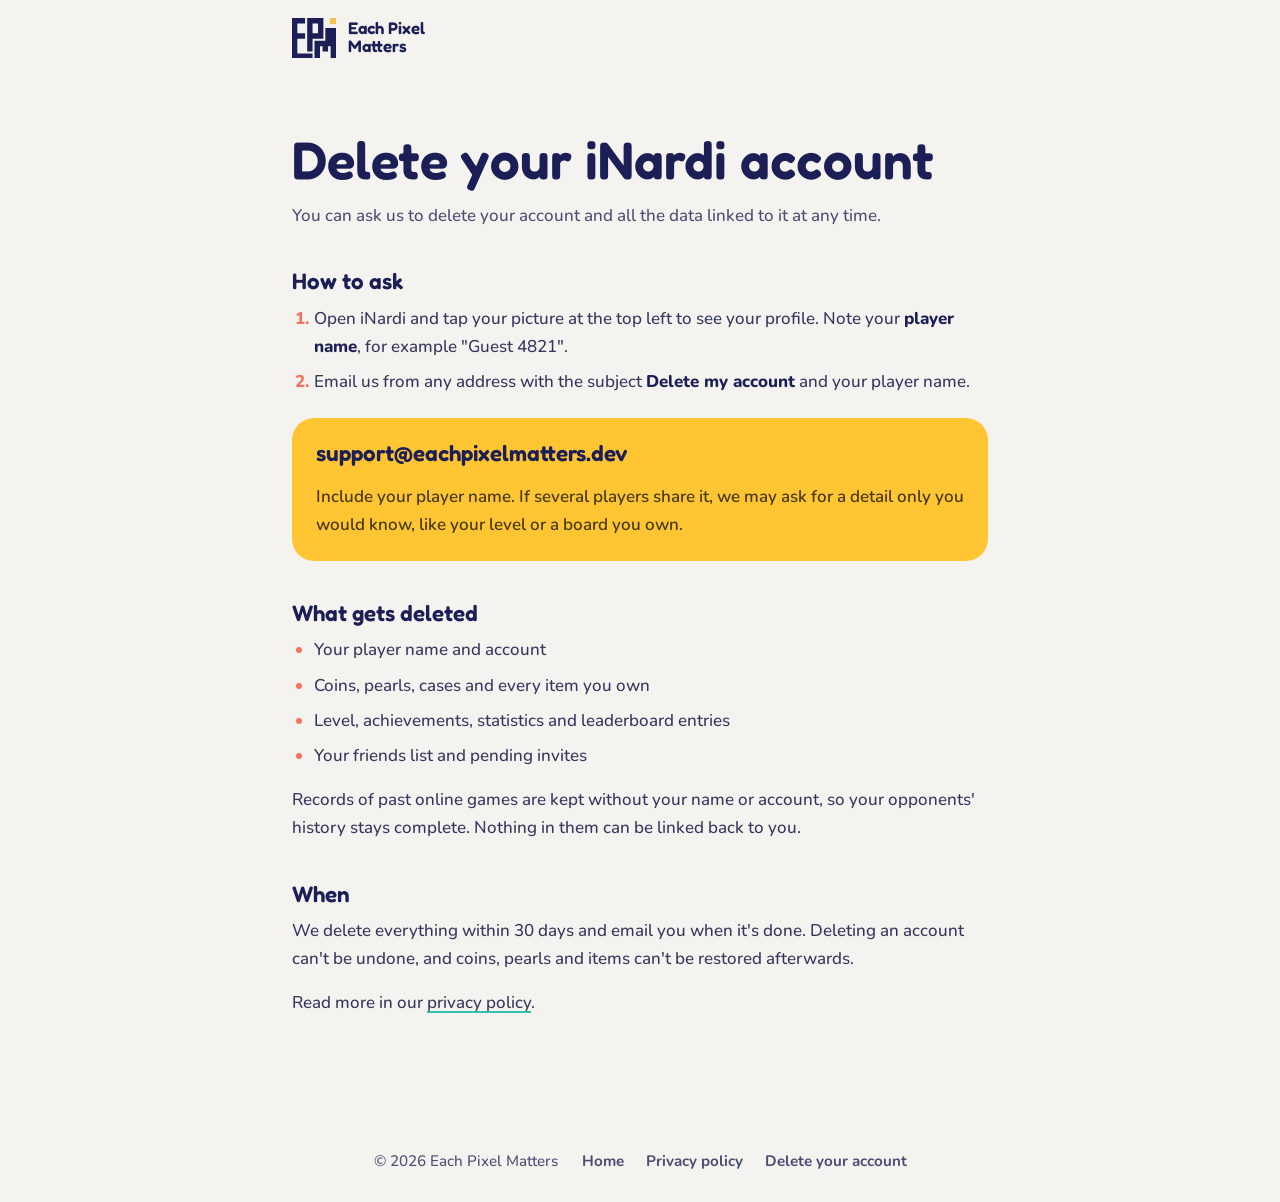
<file: delete-account.html>
<!doctype html>
<html lang="en">
<head>
<meta charset="utf-8">
<meta name="viewport" content="width=device-width, initial-scale=1, viewport-fit=cover">
<meta name="claude:viewport-fit-sides" content="cover">
<link rel="icon" type="image/svg+xml" href="img/epm-mark-navy.svg">
<link rel="preload" href="fonts/fredoka-latin-wght-normal.woff2" as="font" type="font/woff2" crossorigin>
<link rel="stylesheet" href="fonts/fonts.css">
<link rel="stylesheet" href="legal.css">
<title>Delete Your Account · Each Pixel Matters</title>
<meta name="description" content="How to delete your iNardi account and data.">
</head>
<body>
<header><div class="wrap"><a class="brand" href="index.html"><svg viewBox="0 0 272 253" aria-hidden="true"><path fill="#1c1f55" d="M0 0H33V253H0ZM0 0H81V34H0ZM0 94H81V128H0ZM0 220H127V253H0ZM94 0H127V207H94ZM94 0H194V34H94ZM161 0H194V128H161ZM94 94H194V128H94ZM206 62H272V174H206ZM139 140H272V174H139ZM139 140H173V253H139ZM189 140H223V207H189ZM239 140H272V253H239Z"/><path fill="#f2c14e" d="M234 0H272V38H234Z"/></svg><span>Each Pixel<br>Matters</span></a></div></header>
<main class="wrap">
<h1>Delete your iNardi account</h1>
<p class="updated">You can ask us to delete your account and all the data linked to it at any time.</p>

<h2>How to ask</h2>
<ol>
  <li>Open iNardi and tap your picture at the top left to see your profile. Note your <strong>player name</strong>, for example "Guest 4821".</li>
  <li>Email us from any address with the subject <strong>Delete my account</strong> and your player name.</li>
</ol>
<div class="box">
  <p class="mail"><a href="mailto:support@eachpixelmatters.dev?subject=Delete%20my%20account">support@eachpixelmatters.dev</a></p>
  <p>Include your player name. If several players share it, we may ask for a detail only you would know, like your level or a board you own.</p>
</div>

<h2>What gets deleted</h2>
<ul>
  <li>Your player name and account</li>
  <li>Coins, pearls, cases and every item you own</li>
  <li>Level, achievements, statistics and leaderboard entries</li>
  <li>Your friends list and pending invites</li>
</ul>
<p>Records of past online games are kept without your name or account, so your opponents' history stays complete. Nothing in them can be linked back to you.</p>

<h2>When</h2>
<p>We delete everything within 30 days and email you when it's done. Deleting an account can't be undone, and coins, pearls and items can't be restored afterwards.</p>

<p>Read more in our <a href="privacy.html">privacy policy</a>.</p>
</main>
<footer><div class="wrap"><span>© 2026 Each Pixel Matters</span><nav><a href="index.html">Home</a><a href="privacy.html">Privacy policy</a><a href="delete-account.html">Delete your account</a></nav></div></footer>
</body>
</html>
</file>
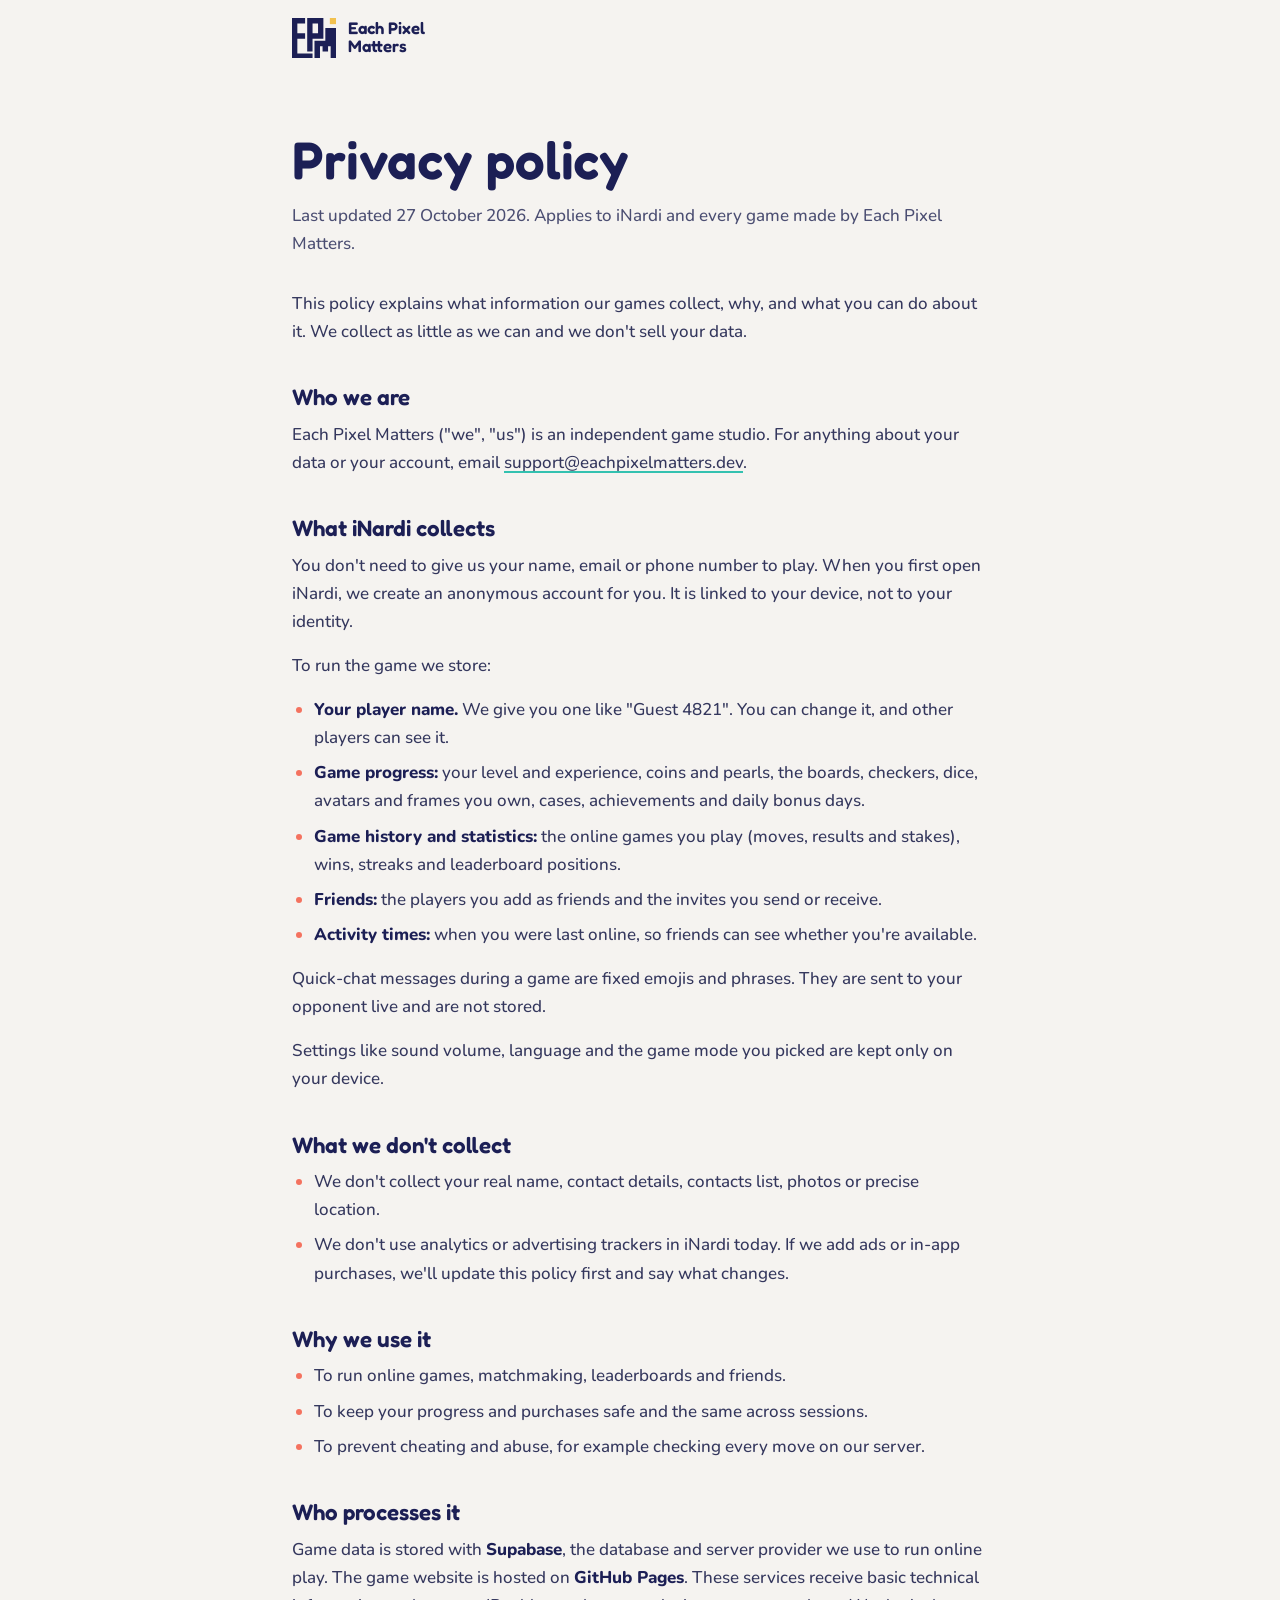
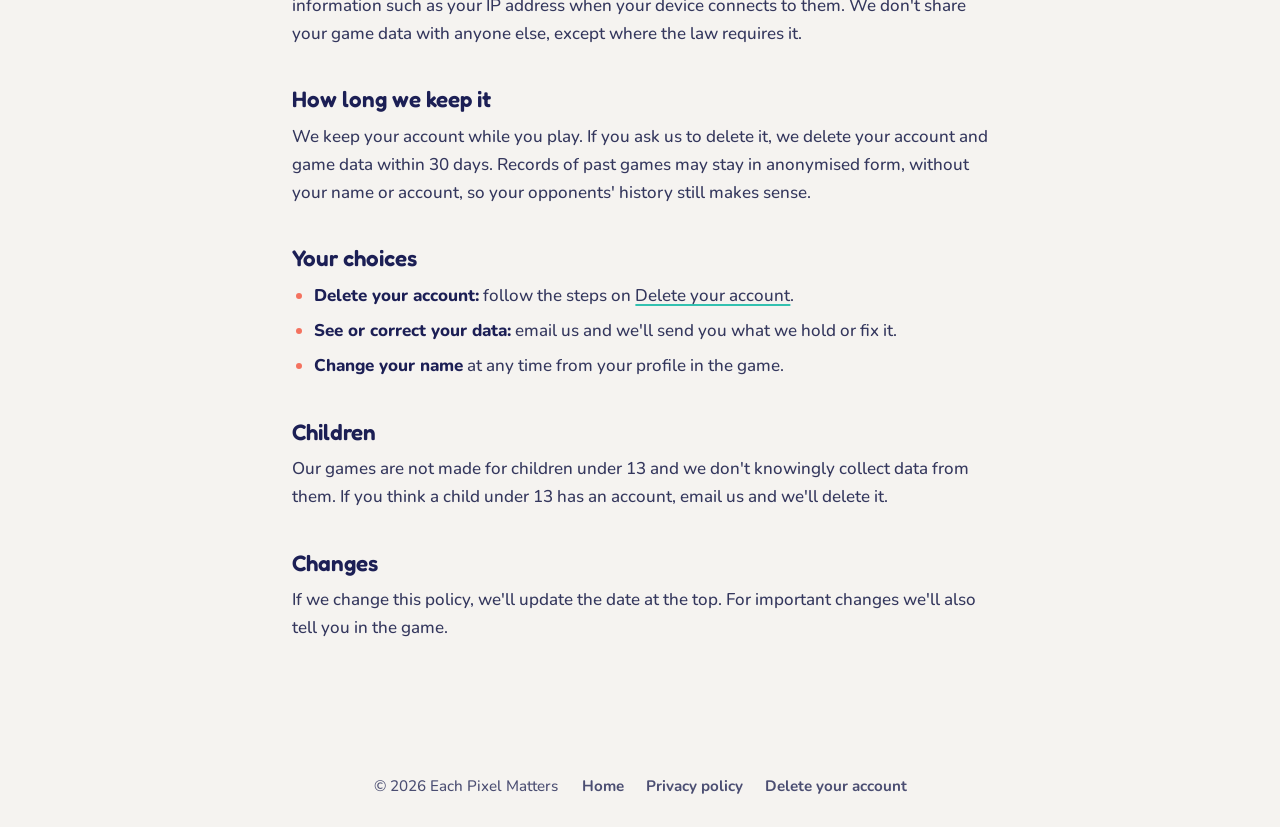
<file: privacy.html>
<!doctype html>
<html lang="en">
<head>
<meta charset="utf-8">
<meta name="viewport" content="width=device-width, initial-scale=1, viewport-fit=cover">
<meta name="claude:viewport-fit-sides" content="cover">
<link rel="icon" type="image/svg+xml" href="img/epm-mark-navy.svg">
<link rel="preload" href="fonts/fredoka-latin-wght-normal.woff2" as="font" type="font/woff2" crossorigin>
<link rel="stylesheet" href="fonts/fonts.css">
<link rel="stylesheet" href="legal.css">
<title>Privacy Policy · Each Pixel Matters</title>
<meta name="description" content="How Each Pixel Matters and iNardi handle your data.">
</head>
<body>
<header><div class="wrap"><a class="brand" href="index.html"><svg viewBox="0 0 272 253" aria-hidden="true"><path fill="#1c1f55" d="M0 0H33V253H0ZM0 0H81V34H0ZM0 94H81V128H0ZM0 220H127V253H0ZM94 0H127V207H94ZM94 0H194V34H94ZM161 0H194V128H161ZM94 94H194V128H94ZM206 62H272V174H206ZM139 140H272V174H139ZM139 140H173V253H139ZM189 140H223V207H189ZM239 140H272V253H239Z"/><path fill="#f2c14e" d="M234 0H272V38H234Z"/></svg><span>Each Pixel<br>Matters</span></a></div></header>
<main class="wrap">
<h1>Privacy policy</h1>
<p class="updated">Last updated 27 October 2026. Applies to iNardi and every game made by Each Pixel Matters.</p>

<p>This policy explains what information our games collect, why, and what you can do about it. We collect as little as we can and we don't sell your data.</p>

<h2>Who we are</h2>
<p>Each Pixel Matters ("we", "us") is an independent game studio. For anything about your data or your account, email <a href="mailto:support@eachpixelmatters.dev">support@eachpixelmatters.dev</a>.</p>

<h2>What iNardi collects</h2>
<p>You don't need to give us your name, email or phone number to play. When you first open iNardi, we create an anonymous account for you. It is linked to your device, not to your identity.</p>
<p>To run the game we store:</p>
<ul>
  <li><strong>Your player name.</strong> We give you one like "Guest 4821". You can change it, and other players can see it.</li>
  <li><strong>Game progress:</strong> your level and experience, coins and pearls, the boards, checkers, dice, avatars and frames you own, cases, achievements and daily bonus days.</li>
  <li><strong>Game history and statistics:</strong> the online games you play (moves, results and stakes), wins, streaks and leaderboard positions.</li>
  <li><strong>Friends:</strong> the players you add as friends and the invites you send or receive.</li>
  <li><strong>Activity times:</strong> when you were last online, so friends can see whether you're available.</li>
</ul>
<p>Quick-chat messages during a game are fixed emojis and phrases. They are sent to your opponent live and are not stored.</p>
<p>Settings like sound volume, language and the game mode you picked are kept only on your device.</p>

<h2>What we don't collect</h2>
<ul>
  <li>We don't collect your real name, contact details, contacts list, photos or precise location.</li>
  <li>We don't use analytics or advertising trackers in iNardi today. If we add ads or in-app purchases, we'll update this policy first and say what changes.</li>
</ul>

<h2>Why we use it</h2>
<ul>
  <li>To run online games, matchmaking, leaderboards and friends.</li>
  <li>To keep your progress and purchases safe and the same across sessions.</li>
  <li>To prevent cheating and abuse, for example checking every move on our server.</li>
</ul>

<h2>Who processes it</h2>
<p>Game data is stored with <strong>Supabase</strong>, the database and server provider we use to run online play. The game website is hosted on <strong>GitHub Pages</strong>. These services receive basic technical information such as your IP address when your device connects to them. We don't share your game data with anyone else, except where the law requires it.</p>

<h2>How long we keep it</h2>
<p>We keep your account while you play. If you ask us to delete it, we delete your account and game data within 30 days. Records of past games may stay in anonymised form, without your name or account, so your opponents' history still makes sense.</p>

<h2>Your choices</h2>
<ul>
  <li><strong>Delete your account:</strong> follow the steps on <a href="delete-account.html">Delete your account</a>.</li>
  <li><strong>See or correct your data:</strong> email us and we'll send you what we hold or fix it.</li>
  <li><strong>Change your name</strong> at any time from your profile in the game.</li>
</ul>

<h2>Children</h2>
<p>Our games are not made for children under 13 and we don't knowingly collect data from them. If you think a child under 13 has an account, email us and we'll delete it.</p>

<h2>Changes</h2>
<p>If we change this policy, we'll update the date at the top. For important changes we'll also tell you in the game.</p>
</main>
<footer><div class="wrap"><span>© 2026 Each Pixel Matters</span><nav><a href="index.html">Home</a><a href="privacy.html">Privacy policy</a><a href="delete-account.html">Delete your account</a></nav></div></footer>
</body>
</html>
</file>
<file: fonts/fonts.css>
/* Fredoka and Nunito, both SIL Open Font License. Variable weight. */
@font-face { font-family: "Fredoka"; font-style: normal; font-display: swap; font-weight: 300 700; src: url(fredoka-latin-wght-normal.woff2) format("woff2");
  unicode-range: U+0000-00FF, U+0131, U+0152-0153, U+02BB-02BC, U+02C6, U+02DA, U+02DC, U+0304, U+0308, U+0329, U+2000-206F, U+20AC, U+2122, U+2191, U+2193, U+2212, U+2215, U+FEFF, U+FFFD; }
@font-face { font-family: "Fredoka"; font-style: normal; font-display: swap; font-weight: 300 700; src: url(fredoka-latin-ext-wght-normal.woff2) format("woff2");
  unicode-range: U+0100-02BA, U+02BD-02C5, U+02C7-02CC, U+02CE-02D7, U+02DD-02FF, U+1E00-1E9F, U+20A0-20AB, U+20AD-20C0, U+2C60-2C7F, U+A720-A7FF; }
@font-face { font-family: "Nunito"; font-style: normal; font-display: swap; font-weight: 200 1000; src: url(nunito-latin-wght-normal.woff2) format("woff2");
  unicode-range: U+0000-00FF, U+0131, U+0152-0153, U+02BB-02BC, U+02C6, U+02DA, U+02DC, U+0304, U+0308, U+0329, U+2000-206F, U+20AC, U+2122, U+2191, U+2193, U+2212, U+2215, U+FEFF, U+FFFD; }
@font-face { font-family: "Nunito"; font-style: normal; font-display: swap; font-weight: 200 1000; src: url(nunito-latin-ext-wght-normal.woff2) format("woff2");
  unicode-range: U+0100-02BA, U+02BD-02C5, U+02C7-02CC, U+02CE-02D7, U+02DD-02FF, U+1E00-1E9F, U+20A0-20AB, U+20AD-20C0, U+2C60-2C7F, U+A720-A7FF; }
</file>
<file: legal.css>
:root { --paper: #f5f3f0; --navy: #1c1f55; --ink-2: #4b4e72; --yellow: #ffc533; --coral: #f4725f; --teal: #33c1b0; --blue: #4b5bd1;
  --display: "Fredoka", "Nunito", ui-rounded, "Segoe UI", system-ui, sans-serif; --body: "Nunito", "Segoe UI", system-ui, sans-serif; color-scheme: light; }
* { box-sizing: border-box; }
body { margin: 0; background: var(--paper); color: var(--navy); font: 500 1.0625rem/1.65 var(--body); -webkit-font-smoothing: antialiased; }
a { color: inherit; text-decoration-thickness: 2px; text-underline-offset: 3px; text-decoration-color: var(--teal); }
a:hover { text-decoration-color: var(--coral); }
:focus-visible { outline: 3px solid var(--blue); outline-offset: 3px; border-radius: 6px; }
.wrap { max-width: 46rem; margin: 0 auto; padding-left: max(20px, env(safe-area-inset-left, 0px)); padding-right: max(20px, env(safe-area-inset-right, 0px)); }
header { padding-top: env(safe-area-inset-top, 0px); }
header .wrap { display: flex; align-items: center; height: 76px; }
.brand { display: flex; align-items: center; gap: 12px; text-decoration: none; font: 600 1.05rem/1.05 var(--display); }
.brand svg { width: 44px; height: auto; }
main { padding-block: clamp(28px, 6vw, 56px) clamp(48px, 8vw, 88px); }
h1 { margin: 0; font: 600 clamp(2.2rem, 6vw, 3.3rem)/1.05 var(--display); text-wrap: balance; }
.updated { margin: .9rem 0 2rem; color: var(--ink-2); }
h2 { margin: 2.4rem 0 .6rem; font: 600 1.4rem/1.2 var(--display); }
p, li { color: #34375d; }
p { margin: 0 0 1rem; }
ul, ol { margin: 0 0 1rem; padding-left: 1.4rem; }
li { margin-bottom: .45rem; }
li::marker { color: var(--coral); font-weight: 800; }
strong { color: var(--navy); font-weight: 800; }
.box { border-radius: 22px; padding: 22px 24px; margin: 1.4rem 0; background: var(--yellow); }
.box p { color: #4a3a0f; font-weight: 600; }
.box p:last-child { margin: 0; }
.mail { font: 600 1.4rem/1.2 var(--display); overflow-wrap: anywhere; }
.box .mail a { text-decoration: none; color: var(--navy); }
footer { padding-block: 28px calc(28px + env(safe-area-inset-bottom, 0px)); color: var(--ink-2); font-size: .95rem; }
footer .wrap { display: flex; flex-wrap: wrap; gap: 8px 24px; justify-content: center; }
footer nav { display: flex; flex-wrap: wrap; gap: 8px 22px; }
footer a { text-decoration: none; font-weight: 700; }
footer a:hover { text-decoration: underline; }
</file>
